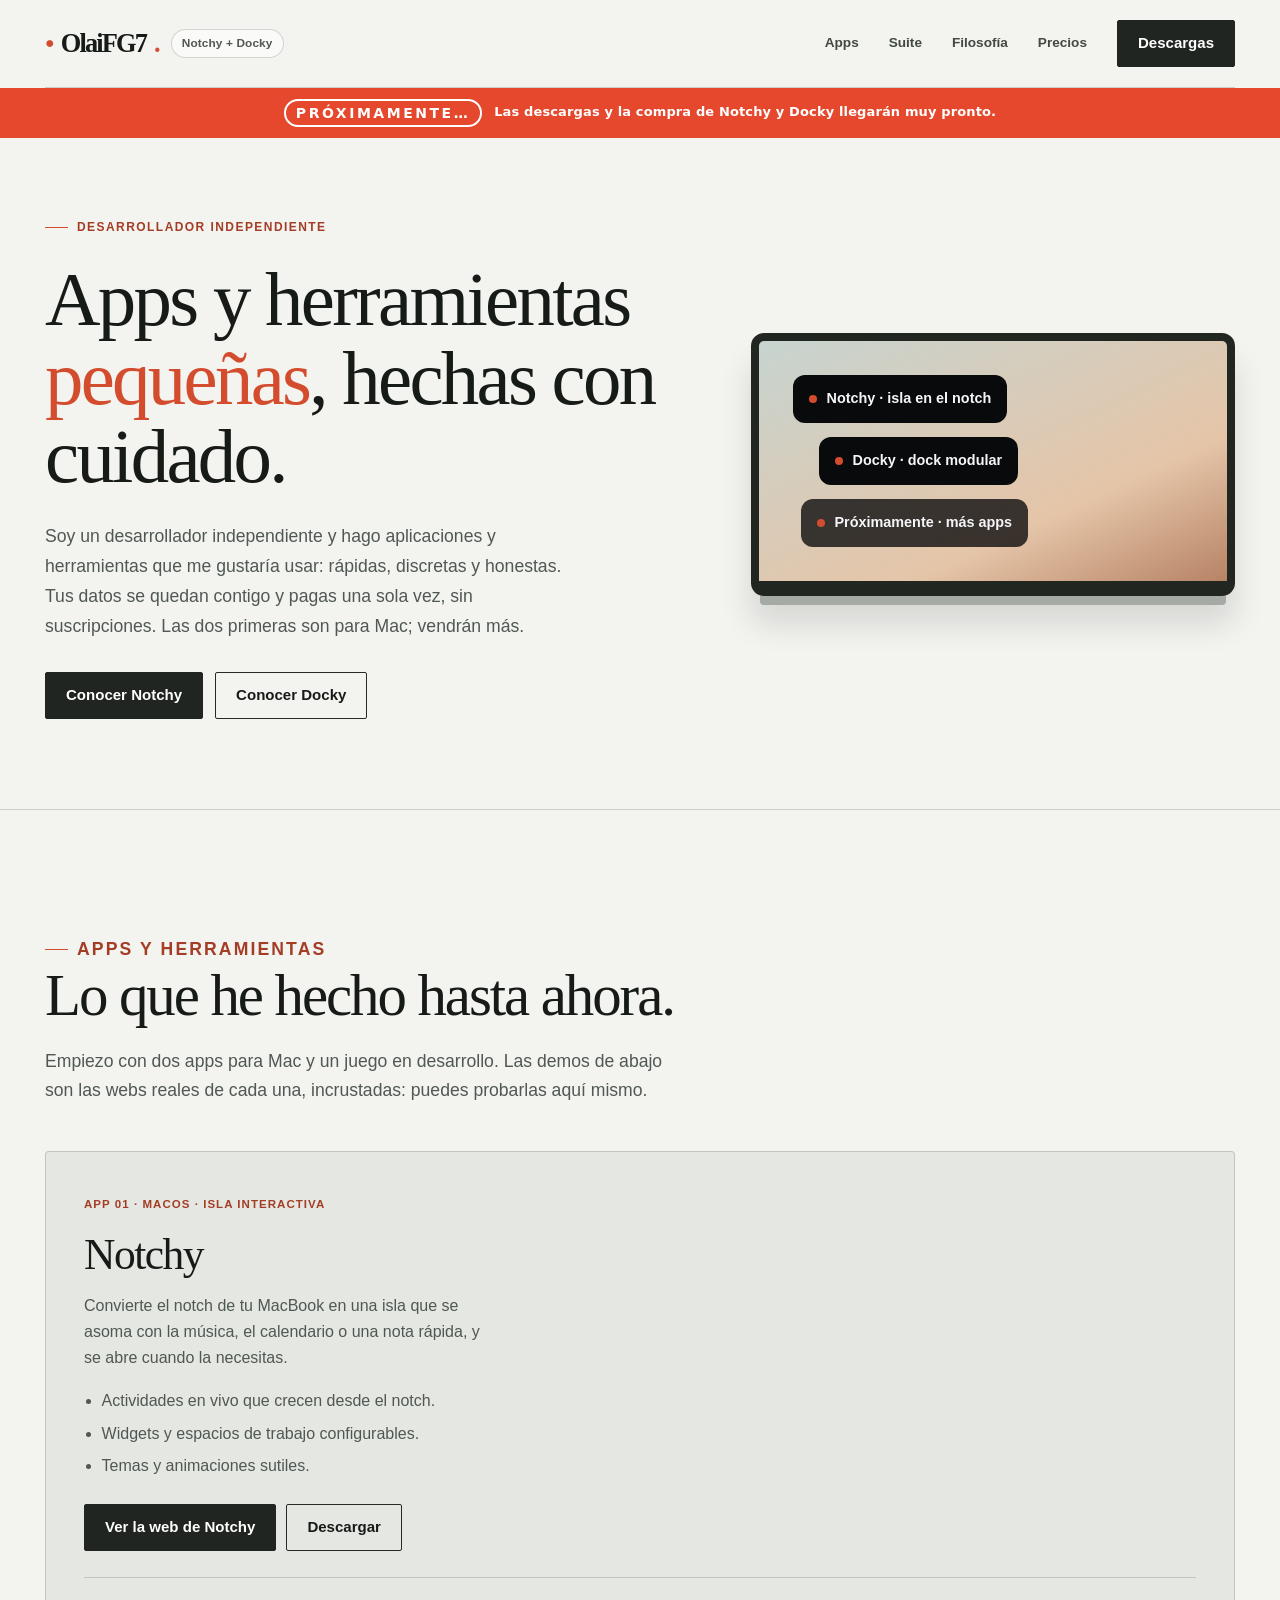
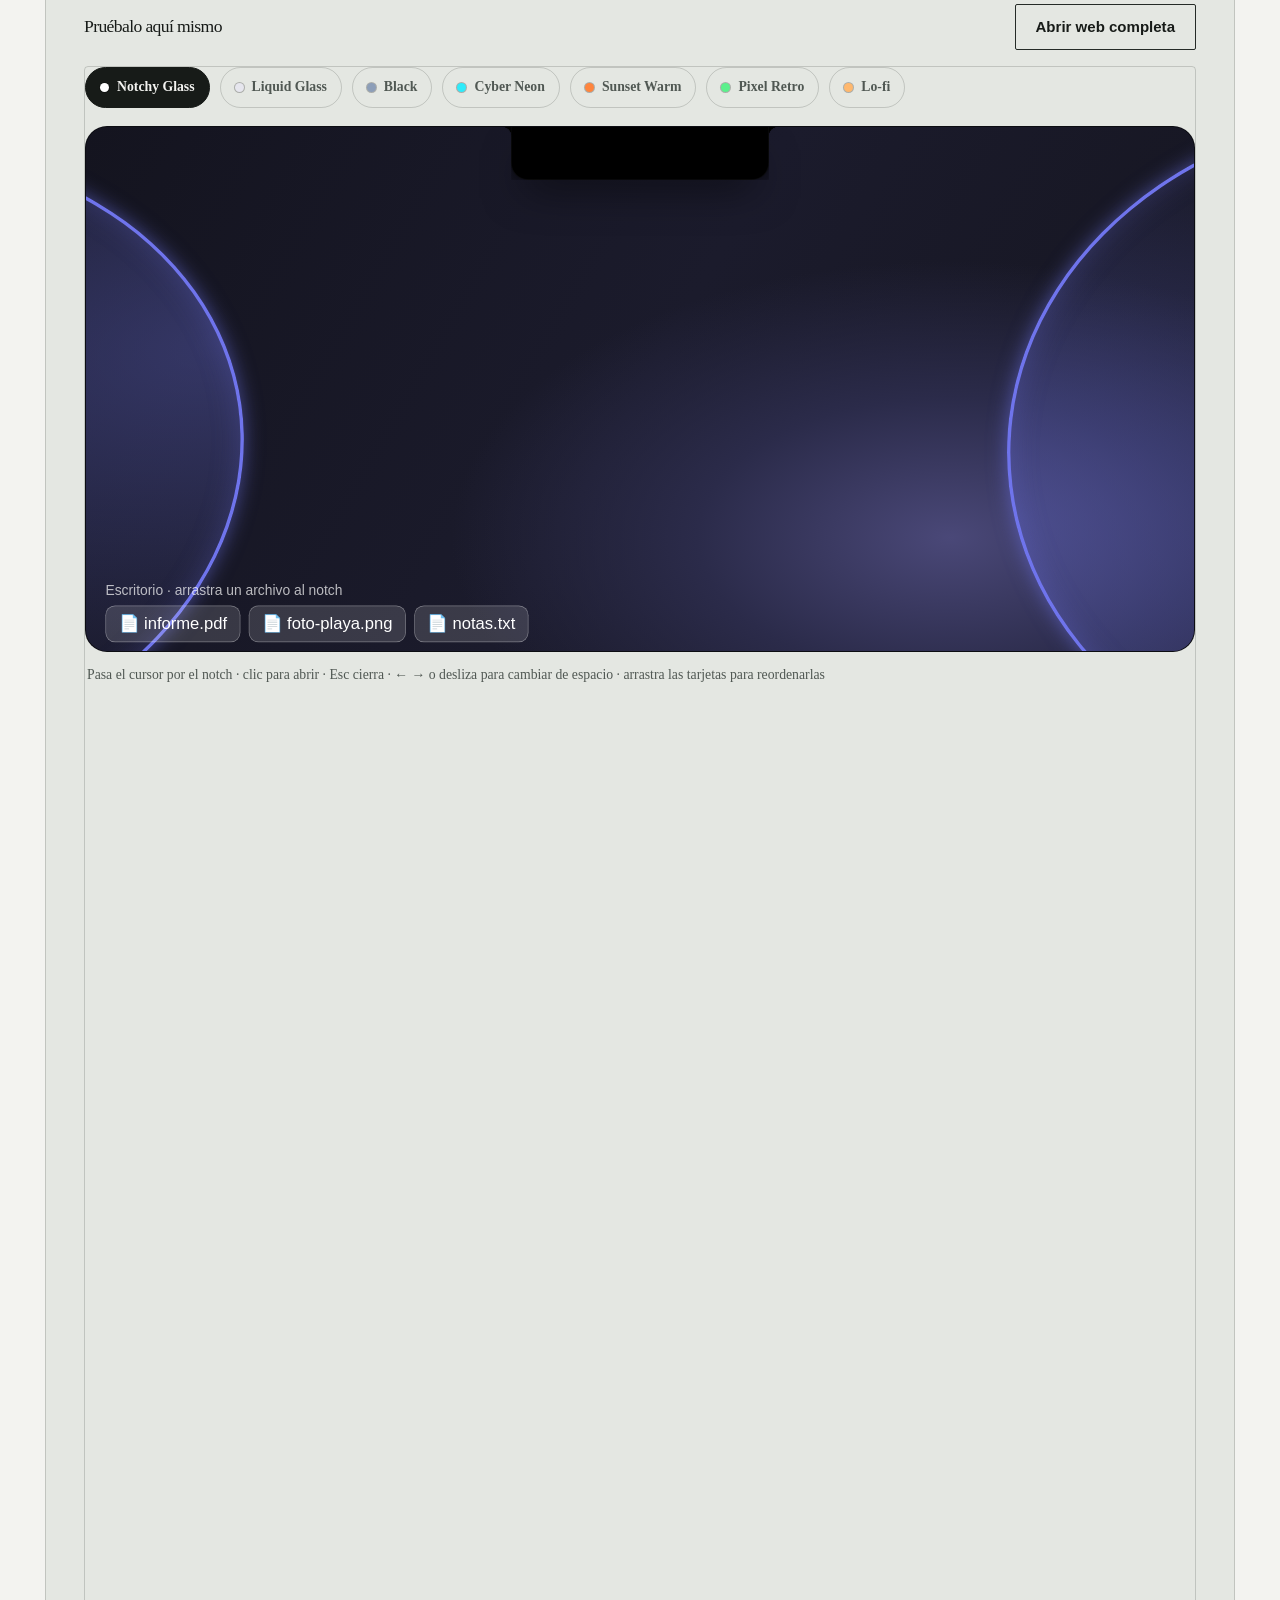
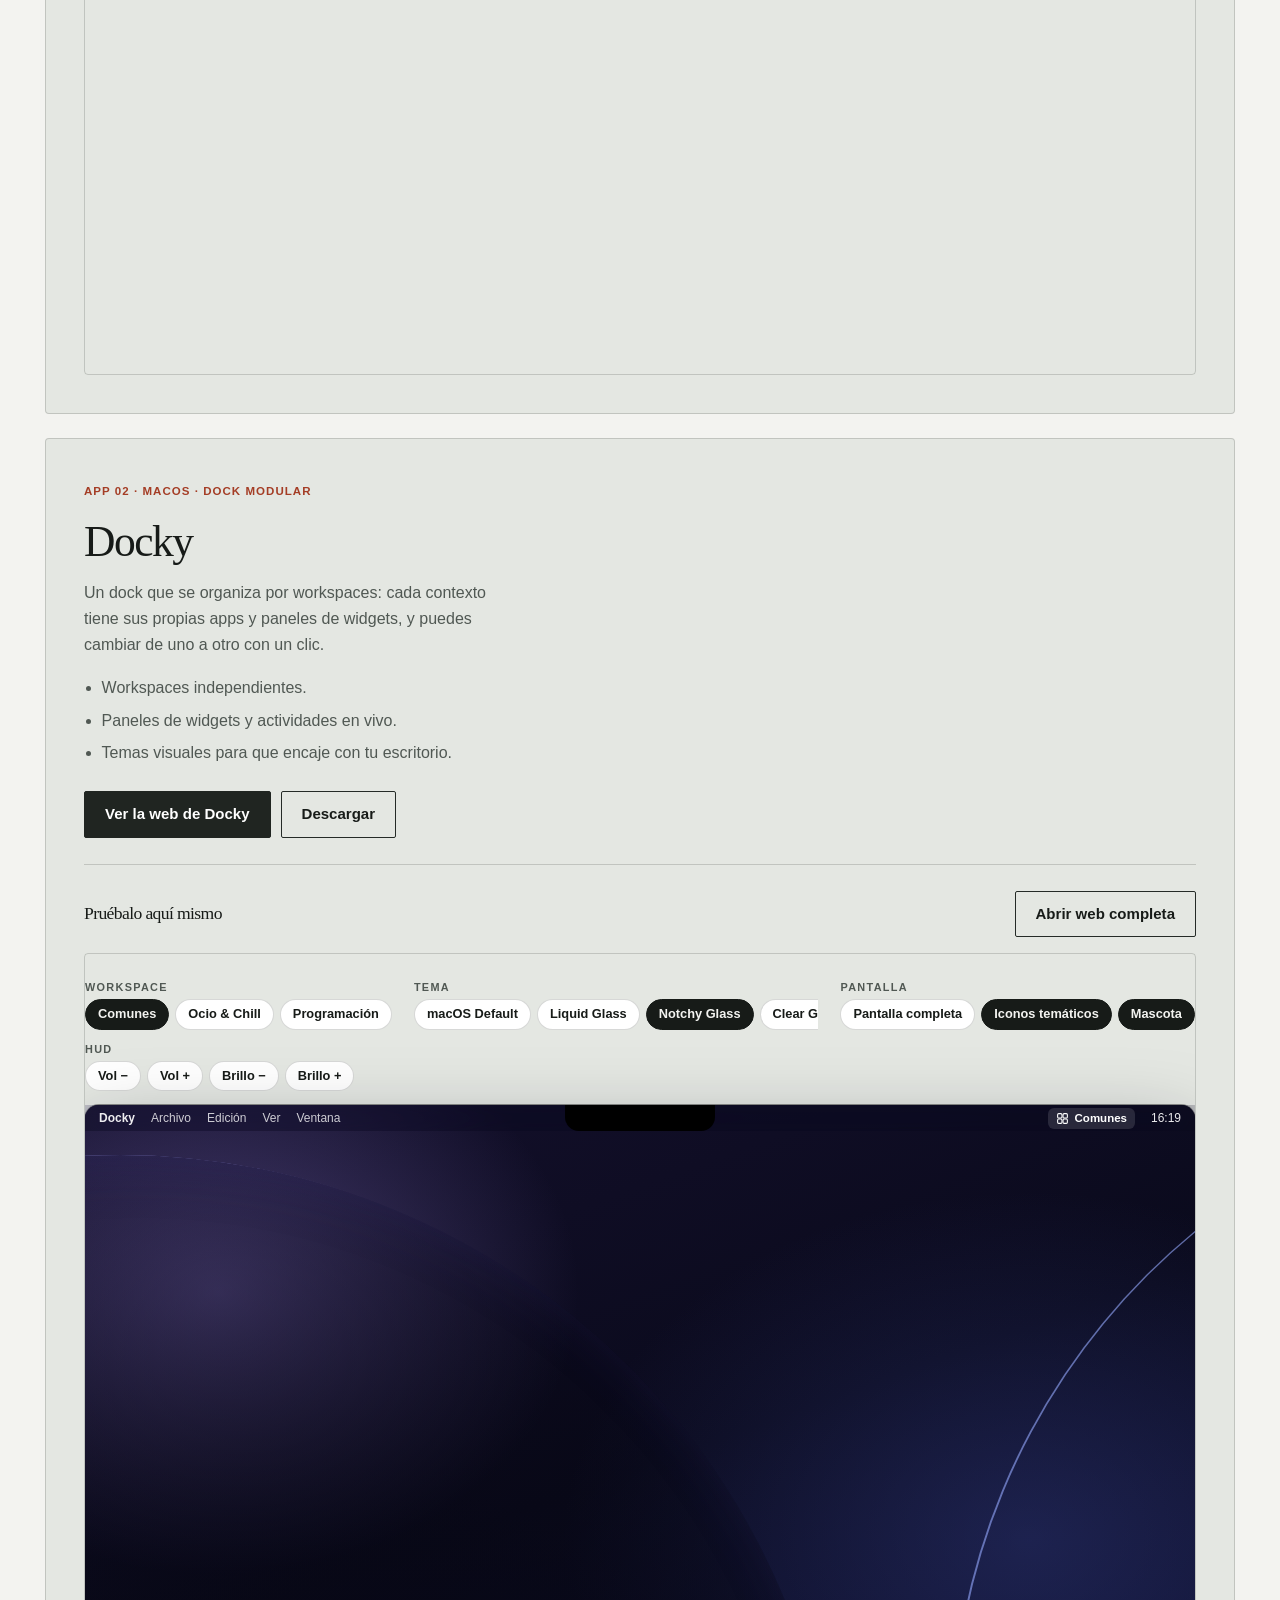
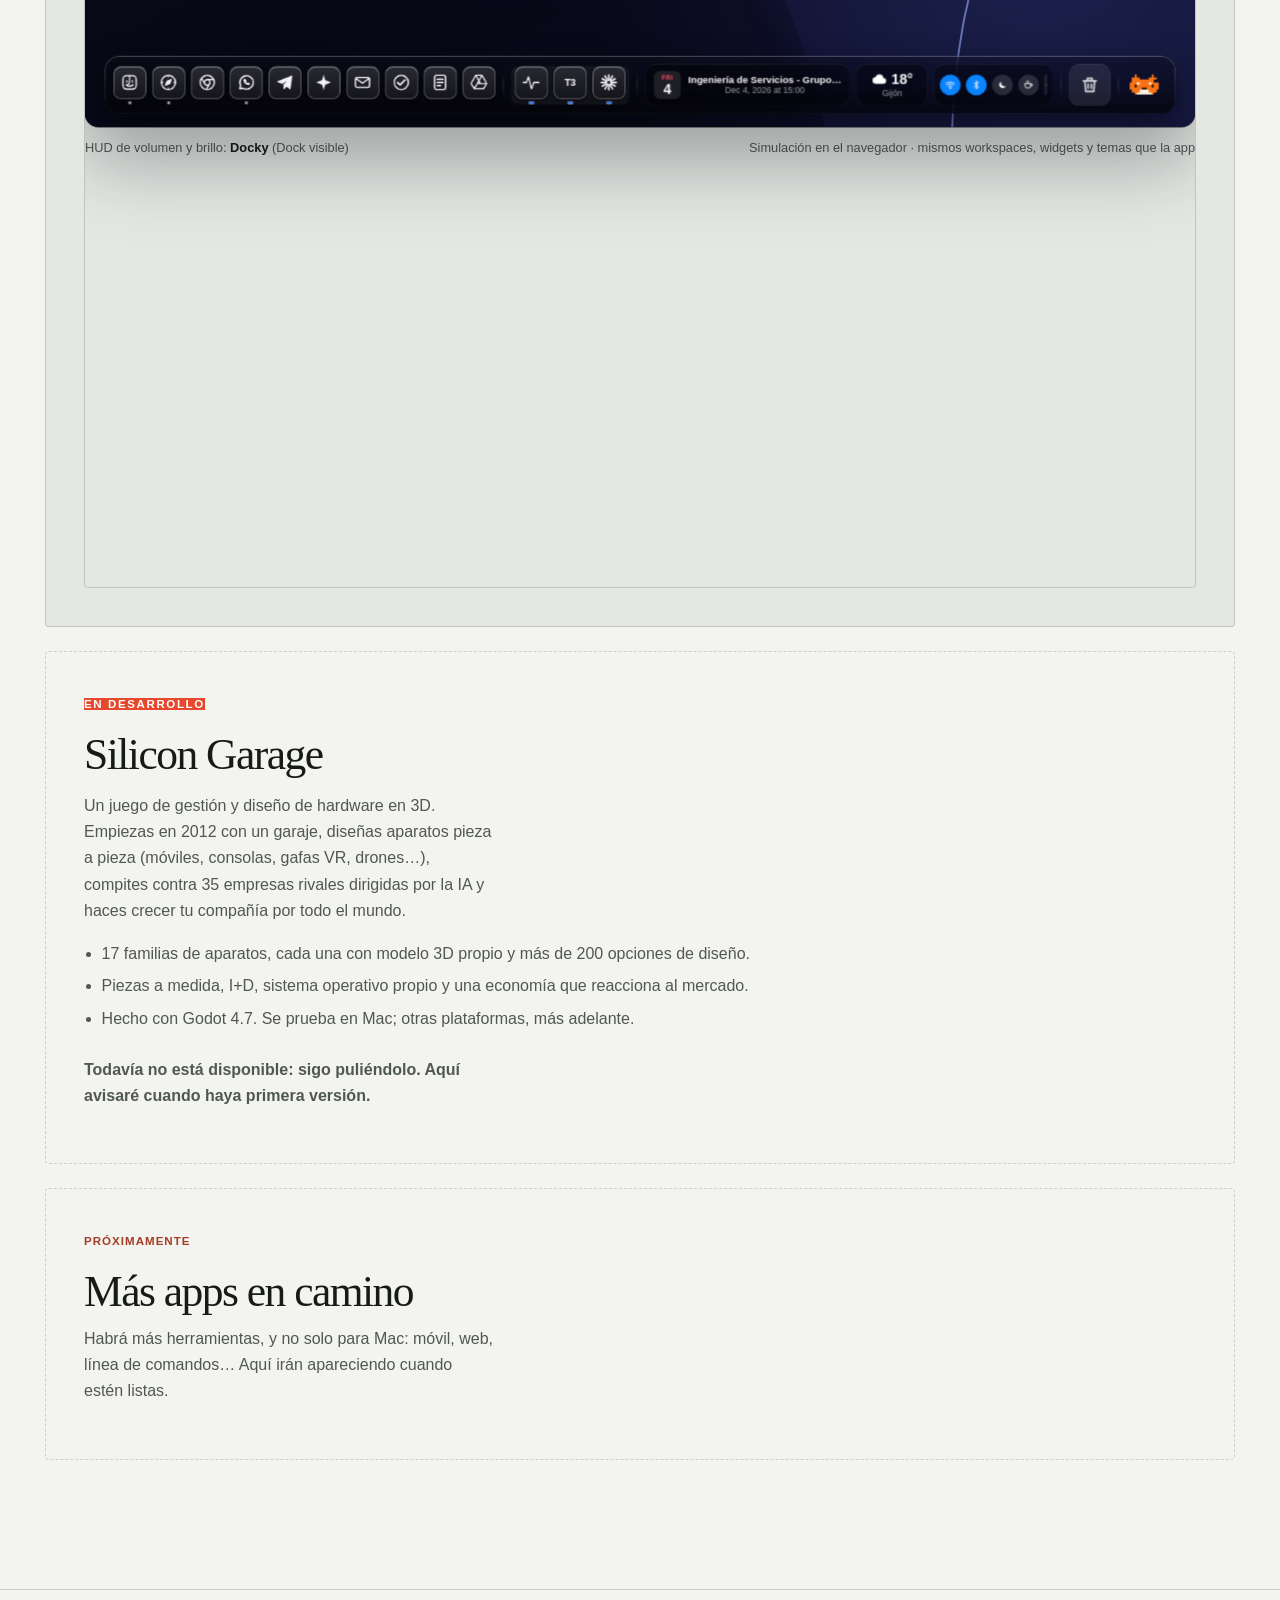
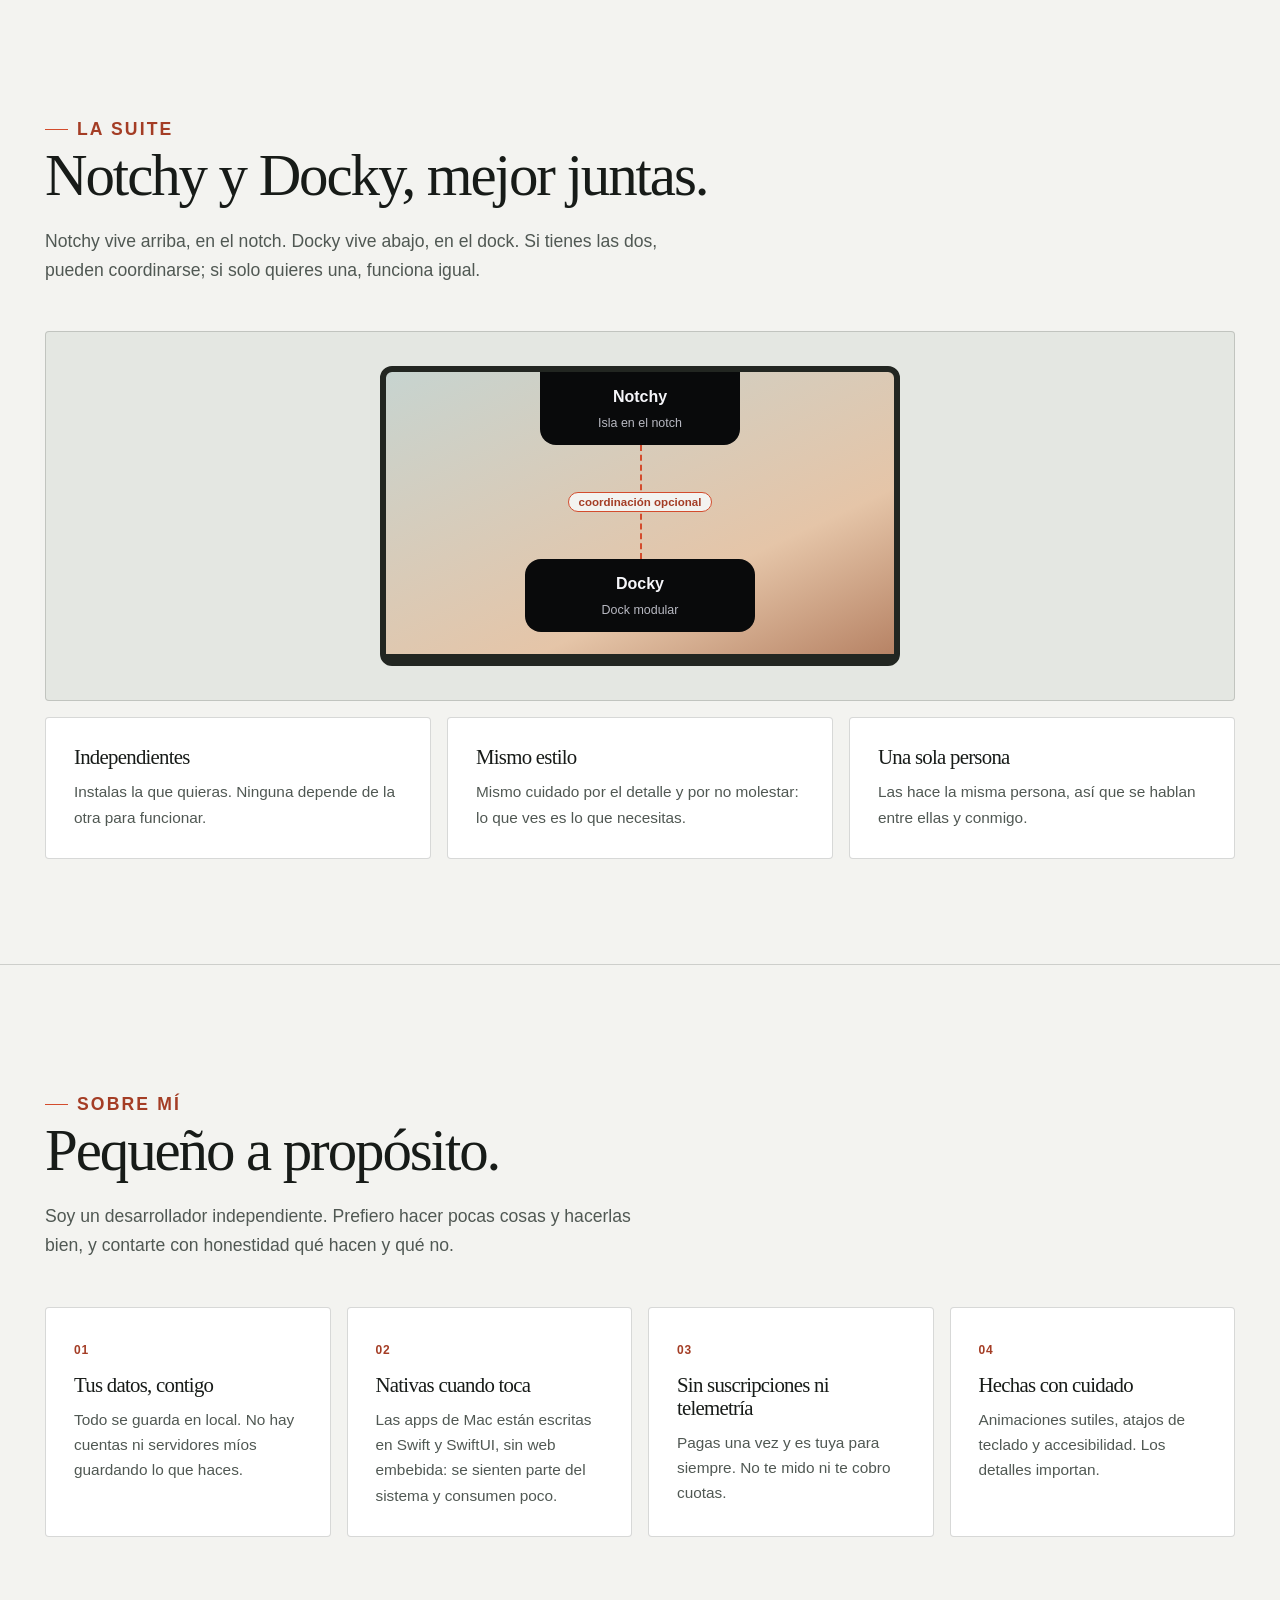
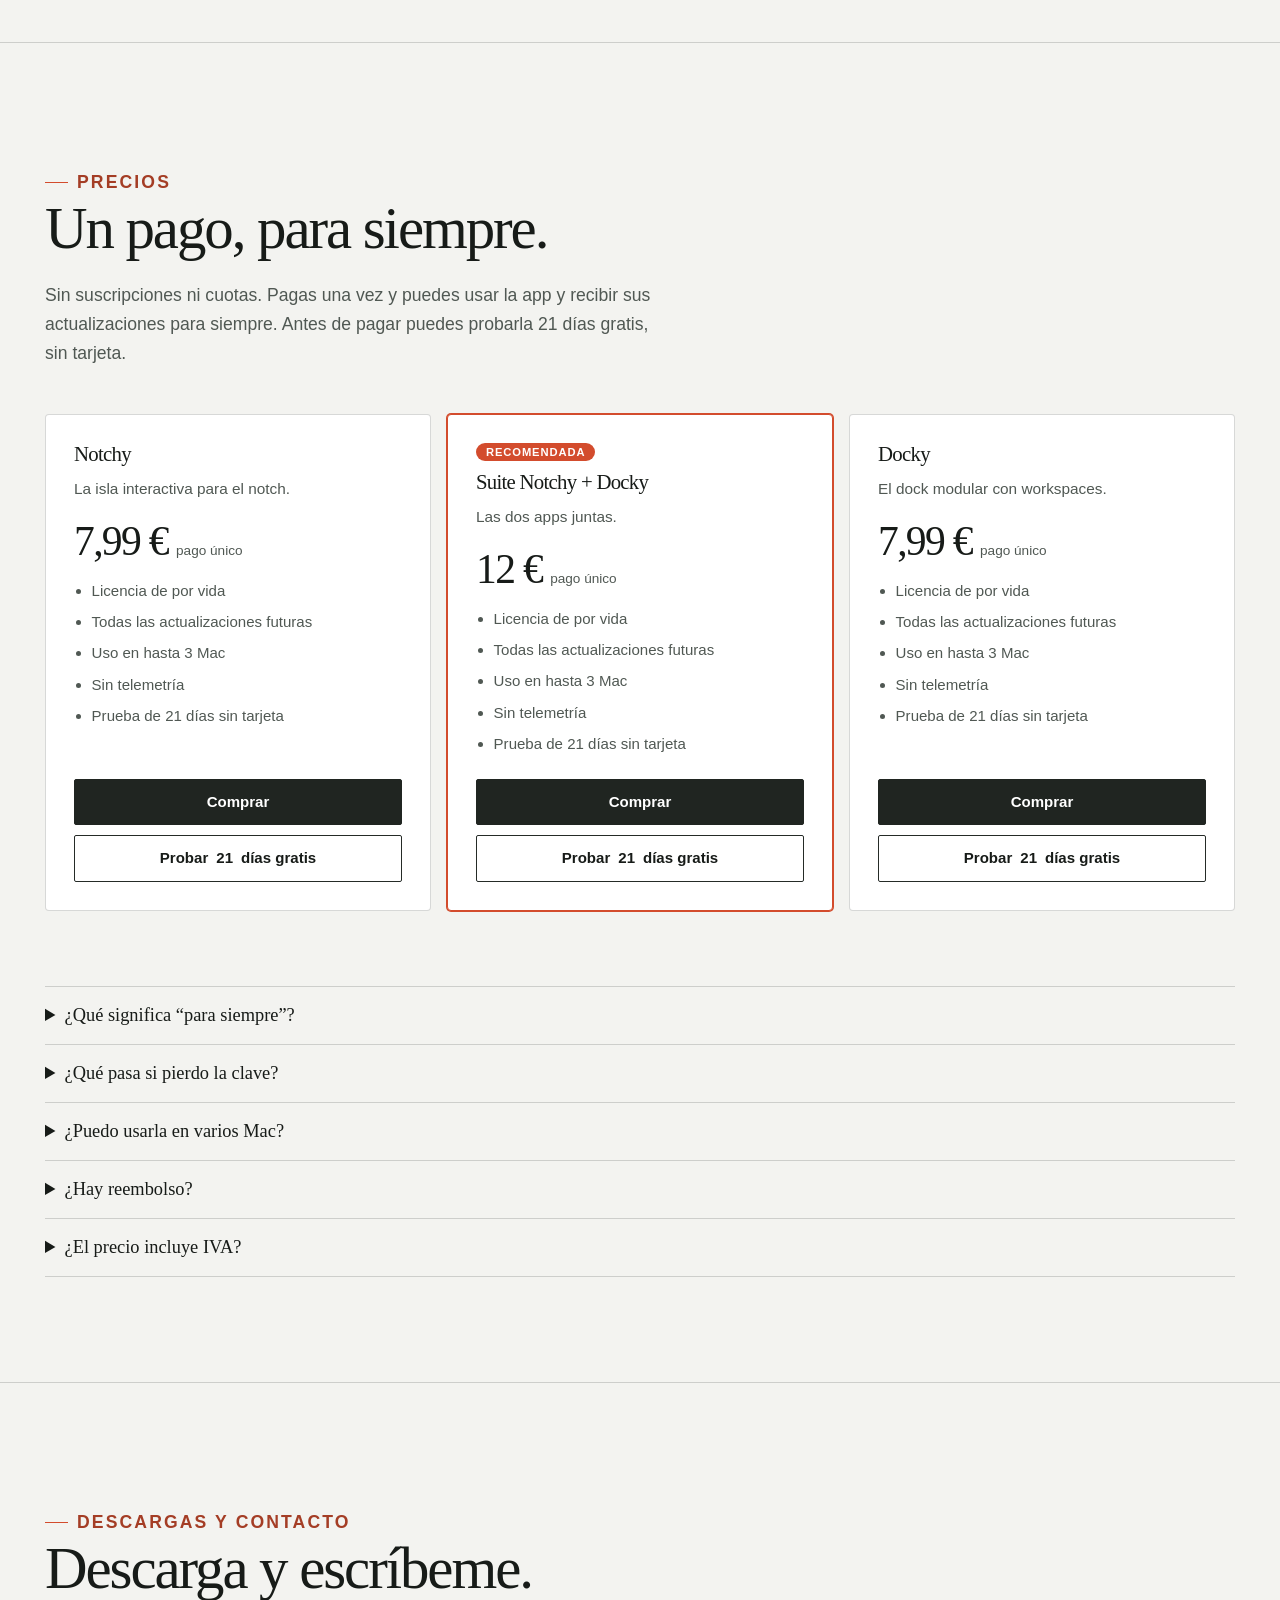
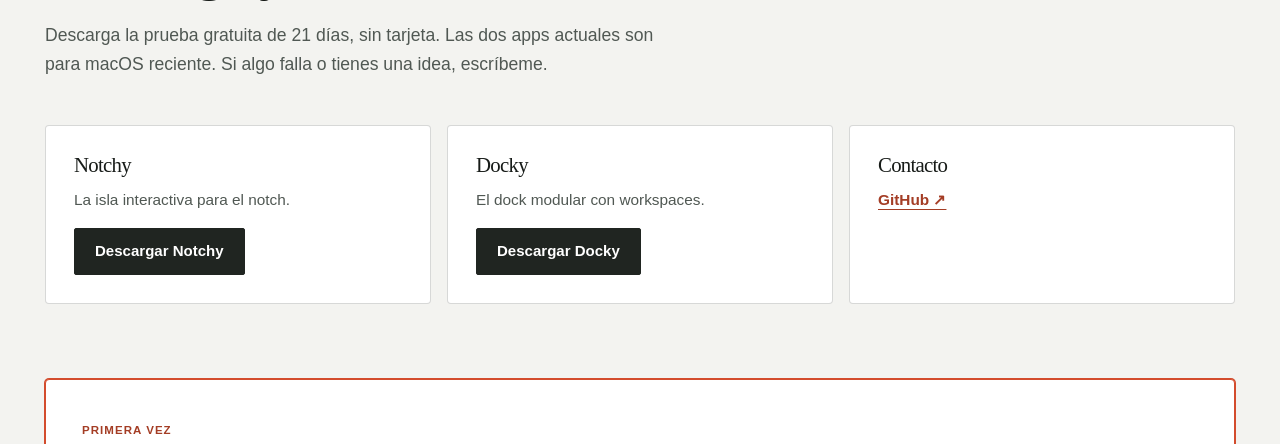
<file: index.html>
<!doctype html>
<html lang="es">
<head>
<meta charset="utf-8">
<meta name="viewport" content="width=device-width,initial-scale=1">
<!-- Brand name lives in script.js (CONFIG.brand). Elements with [data-brand] are filled from there;
     the text written inside them is only the no-JS fallback. -->
<title>OlaiFG7 · Apps y herramientas</title>
<meta name="description" content="Portfolio de un desarrollador independiente: apps y herramientas hechas con cuidado. Empezando por Notchy y Docky. Datos en local, pago único y sin suscripciones.">
<link rel="stylesheet" href="styles.css">
</head>
<body>
<a class="skip-link" href="#contenido">Saltar al contenido</a>

<header class="nav"><div class="nav-inner">
  <div class="brand-group">
    <a class="brand" href="#inicio"><span class="brand-mark" aria-hidden="true">●</span> <span data-brand>OlaiFG7</span><span class="brand-period">.</span></a>
    <a class="suite-pill" href="#suite" title="Ver cómo encajan Notchy y Docky">Notchy + Docky</a>
  </div>
  <nav class="nav-links" aria-label="Navegación principal">
    <a href="#apps">Apps</a>
    <a href="#suite">Suite</a>
    <a href="#filosofia">Filosofía</a>
    <a href="#precios">Precios</a>
    <a class="button button-primary" href="#descargas">Descargas</a>
  </nav>
</div></header>
<div class="soon-banner" role="note"><span class="soon-tag">PRÓXIMAMENTE…</span><span class="soon-text">Las descargas y la compra de Notchy y Docky llegarán muy pronto.</span></div>

<main id="contenido">
<section class="hero container" id="inicio">
  <div class="hero-copy">
    <p class="eyebrow">Desarrollador independiente</p>
    <h1 class="hero-title">Apps y herramientas <span>pequeñas</span>, hechas con cuidado.</h1>
    <p class="lead">Soy un desarrollador independiente y hago aplicaciones y herramientas que me gustaría usar: rápidas, discretas y honestas. Tus datos se quedan contigo y pagas una sola vez, sin suscripciones. Las dos primeras son para Mac; vendrán más.</p>
    <div class="hero-actions">
      <a class="button button-primary" href="#notchy">Conocer Notchy</a>
      <a class="button" href="#docky">Conocer Docky</a>
    </div>
  </div>
  <div class="hero-visual" aria-hidden="true">
    <div class="hero-stack">
      <div class="hero-chip hero-chip-a"><span class="chip-dot"></span> Notchy · isla en el notch</div>
      <div class="hero-chip hero-chip-b"><span class="chip-dot"></span> Docky · dock modular</div>
      <div class="hero-chip hero-chip-c"><span class="chip-dot"></span> Próximamente · más apps</div>
    </div>
  </div>
</section>

<section class="section" id="apps">
  <div class="container">
    <div class="section-head">
      <p class="eyebrow">Apps y herramientas</p>
      <h2>Lo que he hecho hasta ahora.</h2>
      <p>Empiezo con dos apps para Mac y un juego en desarrollo. Las demos de abajo son las webs reales de cada una, incrustadas: puedes probarlas aquí mismo.</p>
    </div>

    <article class="app-card" id="notchy">
      <div class="app-copy">
        <span class="tag">App 01 · macOS · Isla interactiva</span>
        <h3>Notchy</h3>
        <p>Convierte el notch de tu MacBook en una isla que se asoma con la música, el calendario o una nota rápida, y se abre cuando la necesitas.</p>
        <ul class="app-points">
          <li>Actividades en vivo que crecen desde el notch.</li>
          <li>Widgets y espacios de trabajo configurables.</li>
          <li>Temas y animaciones sutiles.</li>
        </ul>
        <div class="app-actions">
          <a class="button button-primary" href="notchy/index.html">Ver la web de Notchy</a>
          <a class="button" href="#descargas">Descargar</a>
        </div>
      </div>

      <div class="demo" aria-labelledby="demo-notchy-title">
        <div class="demo-head"><h4 id="demo-notchy-title">Pruébalo aquí mismo</h4><a class="button" href="notchy/index.html" target="_blank" rel="noopener">Abrir web completa</a></div>
        <iframe class="demo-frame demo-frame-notchy" title="Demo interactiva de Notchy" src="notchy/index.html?embed=1" loading="lazy"></iframe>
      </div>
    </article>

    <article class="app-card app-card-alt" id="docky">
      <div class="app-copy">
        <span class="tag">App 02 · macOS · Dock modular</span>
        <h3>Docky</h3>
        <p>Un dock que se organiza por workspaces: cada contexto tiene sus propias apps y paneles de widgets, y puedes cambiar de uno a otro con un clic.</p>
        <ul class="app-points">
          <li>Workspaces independientes.</li>
          <li>Paneles de widgets y actividades en vivo.</li>
          <li>Temas visuales para que encaje con tu escritorio.</li>
        </ul>
        <div class="app-actions">
          <a class="button button-primary" href="docky/index.html">Ver la web de Docky</a>
          <a class="button" href="#descargas">Descargar</a>
        </div>
      </div>

      <div class="demo" aria-labelledby="demo-docky-title">
        <div class="demo-head"><h4 id="demo-docky-title">Pruébalo aquí mismo</h4><a class="button" href="docky/index.html" target="_blank" rel="noopener">Abrir web completa</a></div>
        <iframe class="demo-frame demo-frame-docky" title="Simulador interactivo de Docky" src="docky/index.html?embed=1" loading="lazy"></iframe>
      </div>
    </article>

    <article class="app-card app-dev" id="silicon-garage" aria-label="En desarrollo">
      <div class="app-copy">
        <span class="tag tag-dev">En desarrollo</span>
        <h3>Silicon Garage</h3>
        <p>Un juego de gestión y diseño de hardware en 3D. Empiezas en 2012 con un garaje, diseñas aparatos pieza a pieza (móviles, consolas, gafas VR, drones&hellip;), compites contra 35 empresas rivales dirigidas por la IA y haces crecer tu compañía por todo el mundo.</p>
        <ul class="app-points">
          <li>17 familias de aparatos, cada una con modelo 3D propio y más de 200 opciones de diseño.</li>
          <li>Piezas a medida, I+D, sistema operativo propio y una economía que reacciona al mercado.</li>
          <li>Hecho con Godot 4.7. Se prueba en Mac; otras plataformas, más adelante.</li>
        </ul>
        <p class="dev-note">Todavía no está disponible: sigo puliéndolo. Aquí avisaré cuando haya primera versión.</p>
      </div>
    </article>

    <article class="app-card app-soon" aria-label="Próximamente">
      <div class="app-copy">
        <span class="tag">Próximamente</span>
        <h3>Más apps en camino</h3>
        <p>Habrá más herramientas, y no solo para Mac: móvil, web, línea de comandos&hellip; Aquí irán apareciendo cuando estén listas.</p>
      </div>
    </article>
  </div>
</section>

<section class="section" id="suite">
  <div class="container">
    <div class="section-head">
      <p class="eyebrow">La suite</p>
      <h2>Notchy y Docky, mejor juntas.</h2>
      <p>Notchy vive arriba, en el notch. Docky vive abajo, en el dock. Si tienes las dos, pueden coordinarse; si solo quieres una, funciona igual. <!-- TODO: concretar qué coordinan exactamente --></p>
    </div>
    <div class="suite-diagram" role="img" aria-label="Diagrama: Notchy en la parte superior y Docky en la inferior, conectadas por una coordinación opcional">
      <div class="sd-screen" aria-hidden="true">
        <div class="sd-node sd-top"><strong>Notchy</strong><small>Isla en el notch</small></div>
        <div class="sd-link"><span>coordinación opcional</span></div>
        <div class="sd-node sd-bottom"><strong>Docky</strong><small>Dock modular</small></div>
      </div>
    </div>
    <div class="suite-notes">
      <div class="card"><h3>Independientes</h3><p>Instalas la que quieras. Ninguna depende de la otra para funcionar.</p></div>
      <div class="card"><h3>Mismo estilo</h3><p>Mismo cuidado por el detalle y por no molestar: lo que ves es lo que necesitas.</p></div>
      <div class="card"><h3>Una sola persona</h3><p>Las hace la misma persona, así que se hablan entre ellas y conmigo.</p></div>
    </div>
  </div>
</section>

<section class="section" id="filosofia">
  <div class="container">
    <div class="section-head">
      <p class="eyebrow">Sobre mí</p>
      <h2>Pequeño a propósito.</h2>
      <p>Soy un desarrollador independiente. Prefiero hacer pocas cosas y hacerlas bien, y contarte con honestidad qué hacen y qué no.</p>
    </div>
    <div class="principles">
      <div class="card" data-principle><span class="num">01</span><h3>Tus datos, contigo</h3><p>Todo se guarda en local. No hay cuentas ni servidores míos guardando lo que haces.</p></div>
      <div class="card" data-principle><span class="num">02</span><h3>Nativas cuando toca</h3><p>Las apps de Mac están escritas en Swift y SwiftUI, sin web embebida: se sienten parte del sistema y consumen poco.</p></div>
      <div class="card" data-principle><span class="num">03</span><h3>Sin suscripciones ni telemetría</h3><p>Pagas una vez y es tuya para siempre. No te mido ni te cobro cuotas.</p></div>
      <div class="card" data-principle><span class="num">04</span><h3>Hechas con cuidado</h3><p>Animaciones sutiles, atajos de teclado y accesibilidad. Los detalles importan.</p></div>
    </div>
  </div>
</section>

<section class="section" id="precios">
  <div class="container">
    <div class="section-head">
      <p class="eyebrow">Precios</p>
      <h2>Un pago, para siempre.</h2>
      <p>Sin suscripciones ni cuotas. Pagas una vez y puedes usar la app y recibir sus actualizaciones para siempre. Antes de pagar puedes probarla <span data-trial>21</span> días gratis, sin tarjeta.</p>
    </div>
    <div class="pricing">
      <div class="card price-card">
        
        <h3>Notchy</h3><p class="price-desc">La isla interactiva para el notch.</p>
        <p class="price"><strong data-price="notchy">7,99 €</strong> <span>pago único</span></p>
        <ul class="price-list">
          <li>Licencia de por vida</li><li>Todas las actualizaciones futuras</li>
          <li>Uso en hasta <span data-devices>3</span> Mac</li><li>Sin telemetría</li><li>Prueba de <span data-trial>21</span> días sin tarjeta</li>
        </ul>
        <!-- TODO: replace "#" with the real checkout URL (Paddle / Lemon Squeezy / Polar) for Notchy -->
        <a class="button button-primary" href="#" data-buy="Notchy">Comprar</a>
        <a class="button" href="#descargas">Probar <span data-trial>21</span> días gratis</a>
      </div>
      <div class="card price-card price-featured">
        <span class="price-badge">Recomendada</span>
        <h3>Suite Notchy + Docky</h3><p class="price-desc">Las dos apps juntas.</p>
        <p class="price"><strong data-price="suite">7,99 €</strong> <span>pago único</span></p>
        <ul class="price-list">
          <li>Licencia de por vida</li><li>Todas las actualizaciones futuras</li>
          <li>Uso en hasta <span data-devices>3</span> Mac</li><li>Sin telemetría</li><li>Prueba de <span data-trial>21</span> días sin tarjeta</li>
        </ul>
        <!-- TODO: replace "#" with the real checkout URL (Paddle / Lemon Squeezy / Polar) for Suite Notchy + Docky -->
        <a class="button button-primary" href="#" data-buy="Suite Notchy + Docky">Comprar</a>
        <a class="button" href="#descargas">Probar <span data-trial>21</span> días gratis</a>
      </div>
      <div class="card price-card">
        
        <h3>Docky</h3><p class="price-desc">El dock modular con workspaces.</p>
        <p class="price"><strong data-price="docky">7,99 €</strong> <span>pago único</span></p>
        <ul class="price-list">
          <li>Licencia de por vida</li><li>Todas las actualizaciones futuras</li>
          <li>Uso en hasta <span data-devices>3</span> Mac</li><li>Sin telemetría</li><li>Prueba de <span data-trial>21</span> días sin tarjeta</li>
        </ul>
        <!-- TODO: replace "#" with the real checkout URL (Paddle / Lemon Squeezy / Polar) for Docky -->
        <a class="button button-primary" href="#" data-buy="Docky">Comprar</a>
        <a class="button" href="#descargas">Probar <span data-trial>21</span> días gratis</a>
      </div>
    </div>
    <p class="dl-note" id="buyNote" role="status" aria-live="polite"></p>
    <div class="faq">
      <details><summary>¿Qué significa “para siempre”?</summary><p>Que pagas una vez y puedes usar la app y recibir todas sus actualizaciones futuras sin volver a pagar.</p></details>
      <details><summary>¿Qué pasa si pierdo la clave?</summary><p>Escríbeme por GitHub indicando el email de compra y te la reenvío.</p></details>
      <details><summary>¿Puedo usarla en varios Mac?</summary><p>Sí, en hasta <span data-devices>3</span> Mac tuyos con la misma licencia.</p></details>
      <details><summary>¿Hay reembolso?</summary><p>Sí: si no te convence, te devuelvo el dinero durante los 14 días siguientes a la compra.</p></details>
      <details><summary>¿El precio incluye IVA?</summary><p>Sí, el precio mostrado ya incluye los impuestos aplicables.</p></details>
    </div>
  </div>
</section>

<section class="section" id="descargas">
  <div class="container">
    <div class="section-head">
      <p class="eyebrow">Descargas y contacto</p>
      <h2>Descarga y escríbeme.</h2>
      <p>Descarga la prueba gratuita de 21 días, sin tarjeta. Las dos apps actuales son para macOS reciente. Si algo falla o tienes una idea, escríbeme.</p>
    </div>
    <div class="downloads">
      <div class="card">
        <h3>Notchy</h3><p>La isla interactiva para el notch.</p>
        <!-- TODO: replace "#" with the real Notchy download URL -->
        <a class="button button-primary" href="#" data-download="Notchy">Descargar Notchy</a>
      </div>
      <div class="card">
        <h3>Docky</h3><p>El dock modular con workspaces.</p>
        <!-- TODO: replace "#" with the real Docky download URL -->
        <a class="button button-primary" href="#" data-download="Docky">Descargar Docky</a>
      </div>
      <div class="card">
        <h3>Contacto</h3>
        <p><a class="text-link" data-github href="https://github.com/OlaiFG7">GitHub ↗</a></p>
      </div>
    </div>
    <p class="dl-note" id="dlNote" role="status" aria-live="polite"></p>
    <div class="firstrun" id="primera-vez" aria-labelledby="fr-title">
      <div class="fr-head">
        <span class="tag">Primera vez</span>
        <h3 id="fr-title">¿Tu Mac pone cara de susto? Es normal &#128064;</h3>
        <p>Las apps aún no están notarizadas por Apple: no tengo cuenta de desarrollador de pago. Por eso macOS te avisará de que no puede verificar al desarrollador. <strong>Solo pasa la primera vez</strong>, y son cuatro pasos.</p>
      </div>
      <ol class="fr-steps">
        <li class="fr-step">
          <span class="fr-num" aria-hidden="true">1</span>
          <div class="fr-art fr-art-drag" aria-hidden="true">
            <span class="fr-appicon">N</span>
            <span class="fr-arrow">&rarr;</span>
            <span class="fr-folder"><i></i><b>Aplicaciones</b></span>
          </div>
          <h4>&#128230; A su casa: Aplicaciones</h4>
          <p>Abre el archivo descargado y arrastra la app a la carpeta <strong>Aplicaciones</strong>. Que no se quede viviendo en Descargas.</p>
        </li>
        <li class="fr-step">
          <span class="fr-num" aria-hidden="true">2</span>
          <div class="fr-art fr-art-dialog" aria-hidden="true">
            <div class="mac-dialog">
              <div class="md-icon"></div>
              <div class="md-text"><i></i><i></i></div>
              <div class="md-btns"><span>Cancelar</span><span class="md-open">Abrir</span></div>
            </div>
          </div>
          <h4>&#128433;&#65039; Clic derecho &rarr; Abrir</h4>
          <p>Haz <strong>clic derecho</strong> sobre la app y elige <strong>Abrir</strong>. En el aviso, pulsa <strong>Abrir</strong> otra vez. Sí, hay que insistir un poco.</p>
        </li>
        <li class="fr-step">
          <span class="fr-num" aria-hidden="true">3</span>
          <div class="fr-art fr-art-settings" aria-hidden="true">
            <div class="mac-pane"><span>&ldquo;App&rdquo; fue bloqueada</span><span class="mp-btn">Abrir igualmente</span></div>
          </div>
          <h4>&#9881;&#65039; Si se hace la dura</h4>
          <p>Ve a <strong>Ajustes del Sistema &rarr; Privacidad y seguridad</strong>, baja hasta el mensaje de la app y pulsa <strong>Abrir igualmente</strong>.</p>
        </li>
        <li class="fr-step">
          <span class="fr-num" aria-hidden="true">4</span>
          <div class="fr-art fr-art-term">
            <div class="fr-appsel" role="group" aria-label="App para el comando">
              <button type="button" class="fr-chip" data-fr-app="Notchy" aria-pressed="true">Notchy</button>
              <button type="button" class="fr-chip" data-fr-app="Docky" aria-pressed="false">Docky</button>
            </div>
            <div class="fr-term"><code id="frCmd">xattr -dr com.apple.quarantine /Applications/Notchy.app</code></div>
            <button type="button" class="button" id="frCopy">Copiar comando</button>
          </div>
          <h4>&#128187; Plan B: Terminal</h4>
          <p>Pega el comando en Terminal y pulsa Intro. Quita la marca de cuarentena y ya. Después, concede los permisos que te pida la app (por ejemplo Accesibilidad) en <strong>Ajustes del Sistema &rarr; Privacidad y seguridad</strong>.</p>
        </li>
      </ol>
      <p class="fr-copied" id="frNote" role="status" aria-live="polite"></p>
    </div>

    <div class="verify" id="verificar" aria-labelledby="vf-title">
      <div class="vf-head">
        <span class="tag">Comprobación extra</span>
        <h3 id="vf-title">Comprueba tu descarga &#128269;</h3>
        <p>Arrastra aquí el archivo que has descargado y calcularé su huella SHA-256 <strong>en tu navegador</strong>: el archivo no se sube a ningún servidor. Si coincide con la huella publicada, es el original.</p>
      </div>
      <div class="vf-grid">
        <label class="vf-drop" id="vfDrop">
          <input type="file" id="vfFile" class="visually-hidden">
          <span class="vf-drop-icon" aria-hidden="true">&#8681;</span>
          <strong>Suelta el archivo aquí</strong>
          <small>o pulsa para elegirlo</small>
        </label>
        <div class="vf-result">
          <div class="vf-bar" id="vfBar" hidden><i id="vfBarFill"></i></div>
          <p class="vf-status" id="vfStatus" role="status" aria-live="polite">Esperando un archivo&hellip;</p>
          <div class="vf-hash"><code id="vfHash">&mdash;</code></div>
          <button type="button" class="button" id="vfCopy" disabled>Copiar hash</button>
        </div>
      </div>
      <div class="vf-links">
        <!-- TODO: point these to the real VirusTotal report/upload for each file once the real builds exist -->
        <a class="button" data-vt="notchy" href="https://www.virustotal.com/gui/home/upload" target="_blank" rel="noopener">Analizar Notchy en VirusTotal &#8599;</a>
        <a class="button" data-vt="docky" href="https://www.virustotal.com/gui/home/upload" target="_blank" rel="noopener">Analizar Docky en VirusTotal &#8599;</a>
      </div>
      <p class="vf-honest">Para ser honesto: esto no es un antivirus. macOS ya incluye XProtect para detectar malware; esta es una comprobación extra de que el archivo es exactamente el que yo publiqué.</p>
    </div>
  </div>
</section>
</main>

<footer class="footer"><div class="container">
  <div class="brand-group">
    <a class="brand" href="#inicio"><span data-brand>OlaiFG7</span><span class="brand-period">.</span></a>
    <a class="suite-pill" href="#suite">Notchy + Docky</a>
  </div>
  <p>Apps y herramientas independientes, hechas con cariño.</p>
  <p>© <span data-year>2026</span> <span data-brand>OlaiFG7</span> · <a href="#inicio">Volver arriba</a></p>
</div></footer>

<script src="script.js"></script>
</body>
</html>
</file>
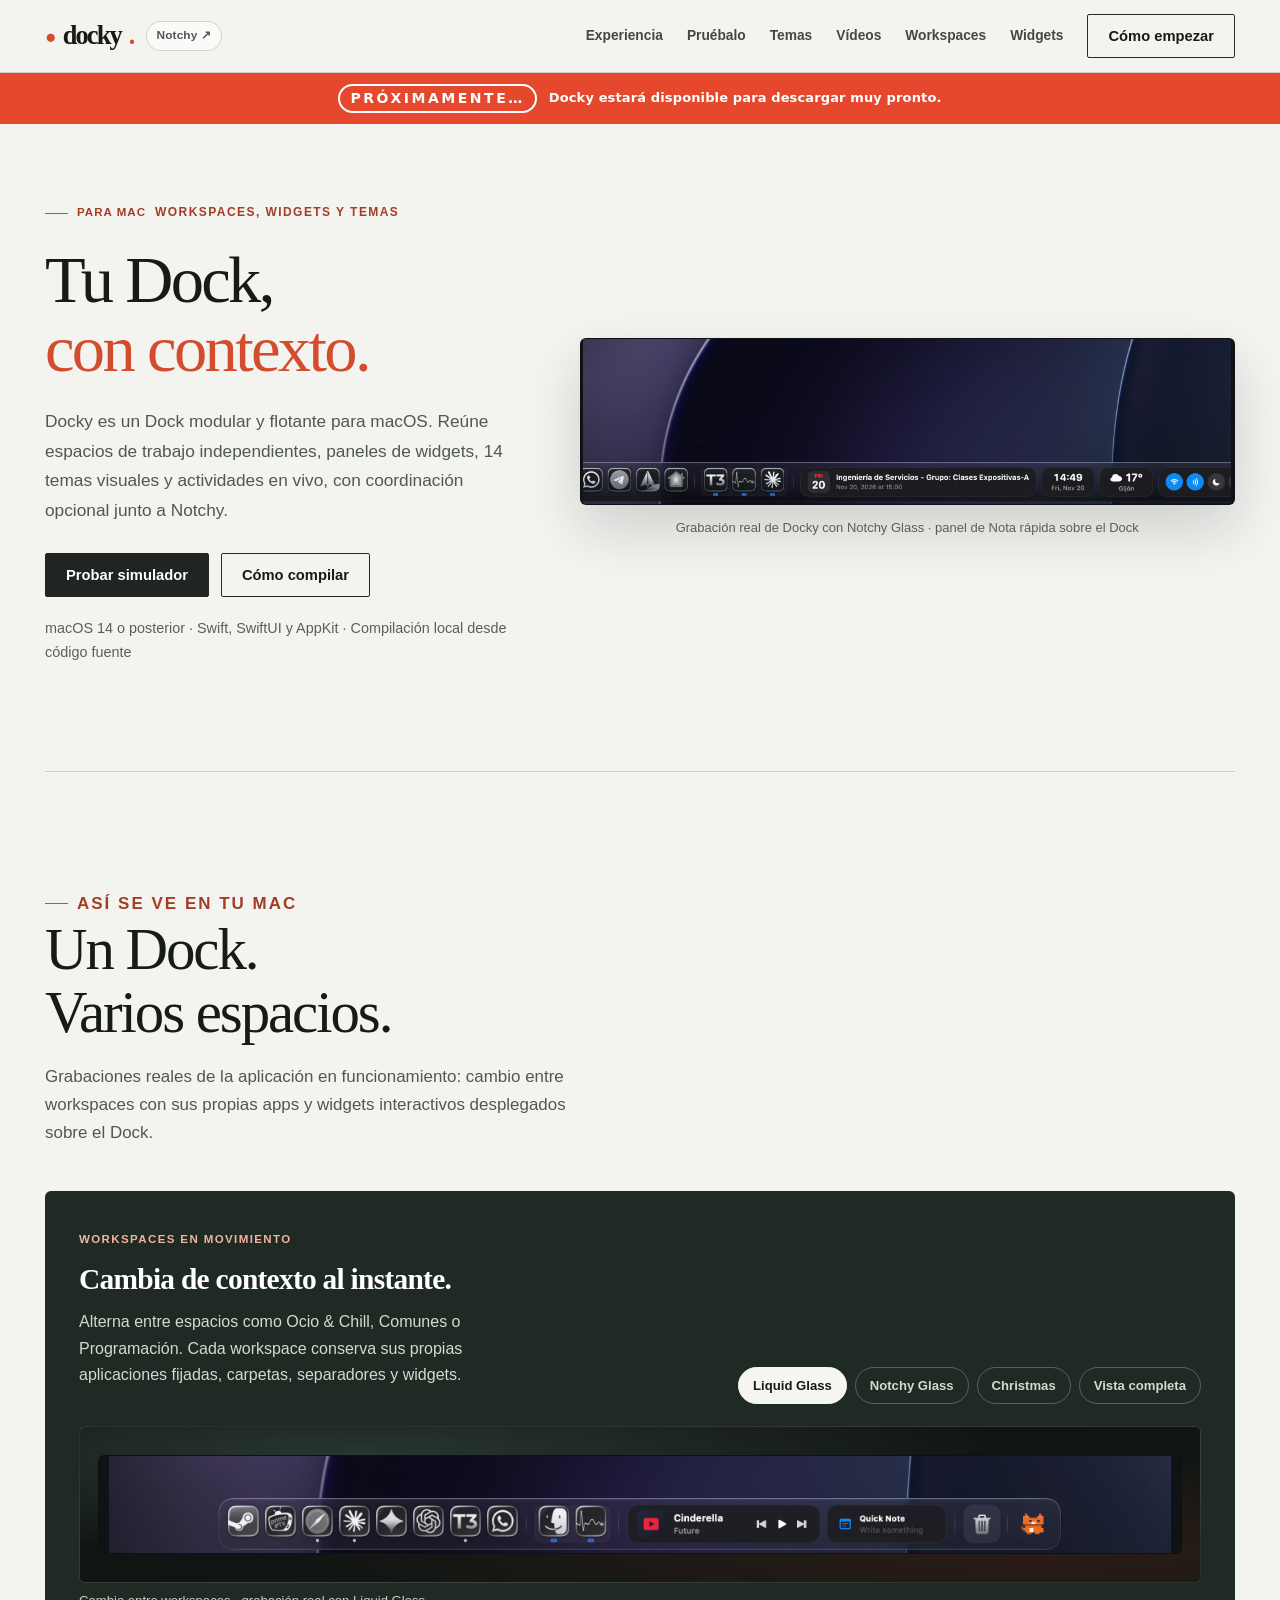
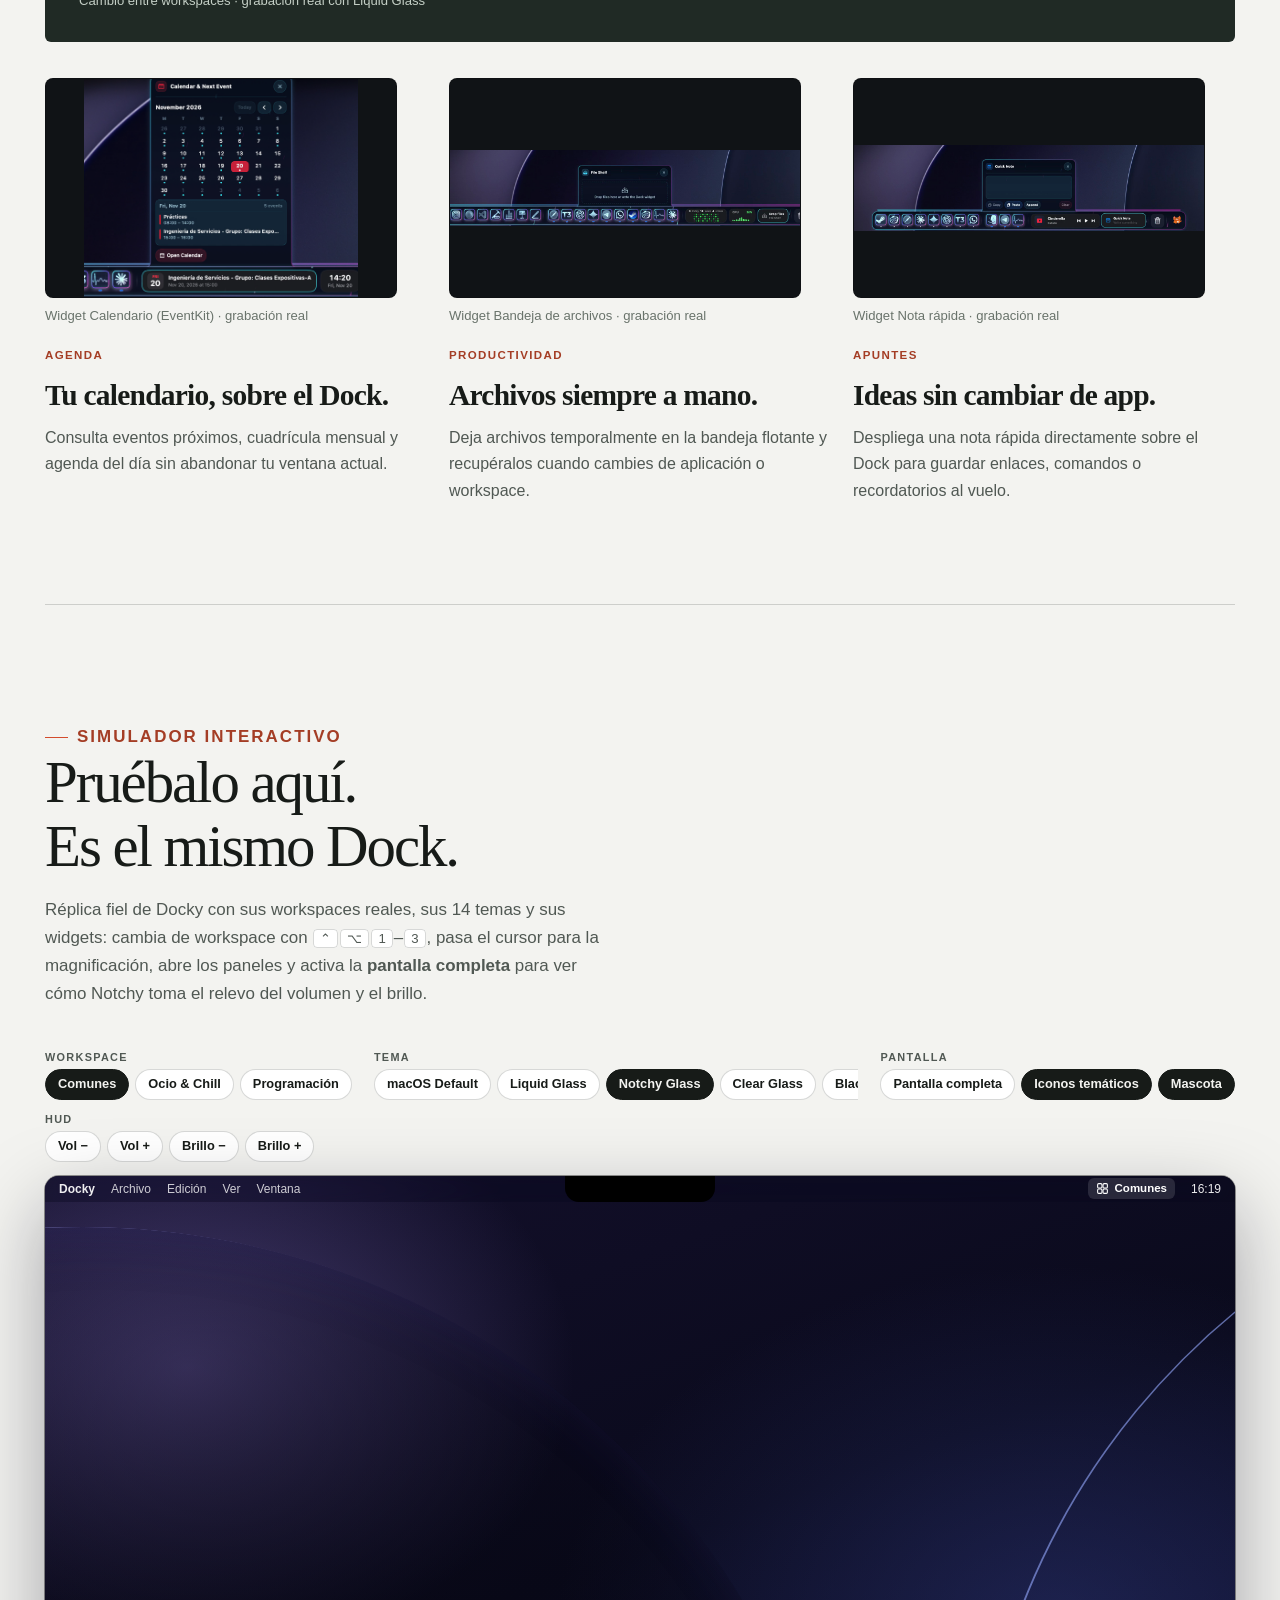
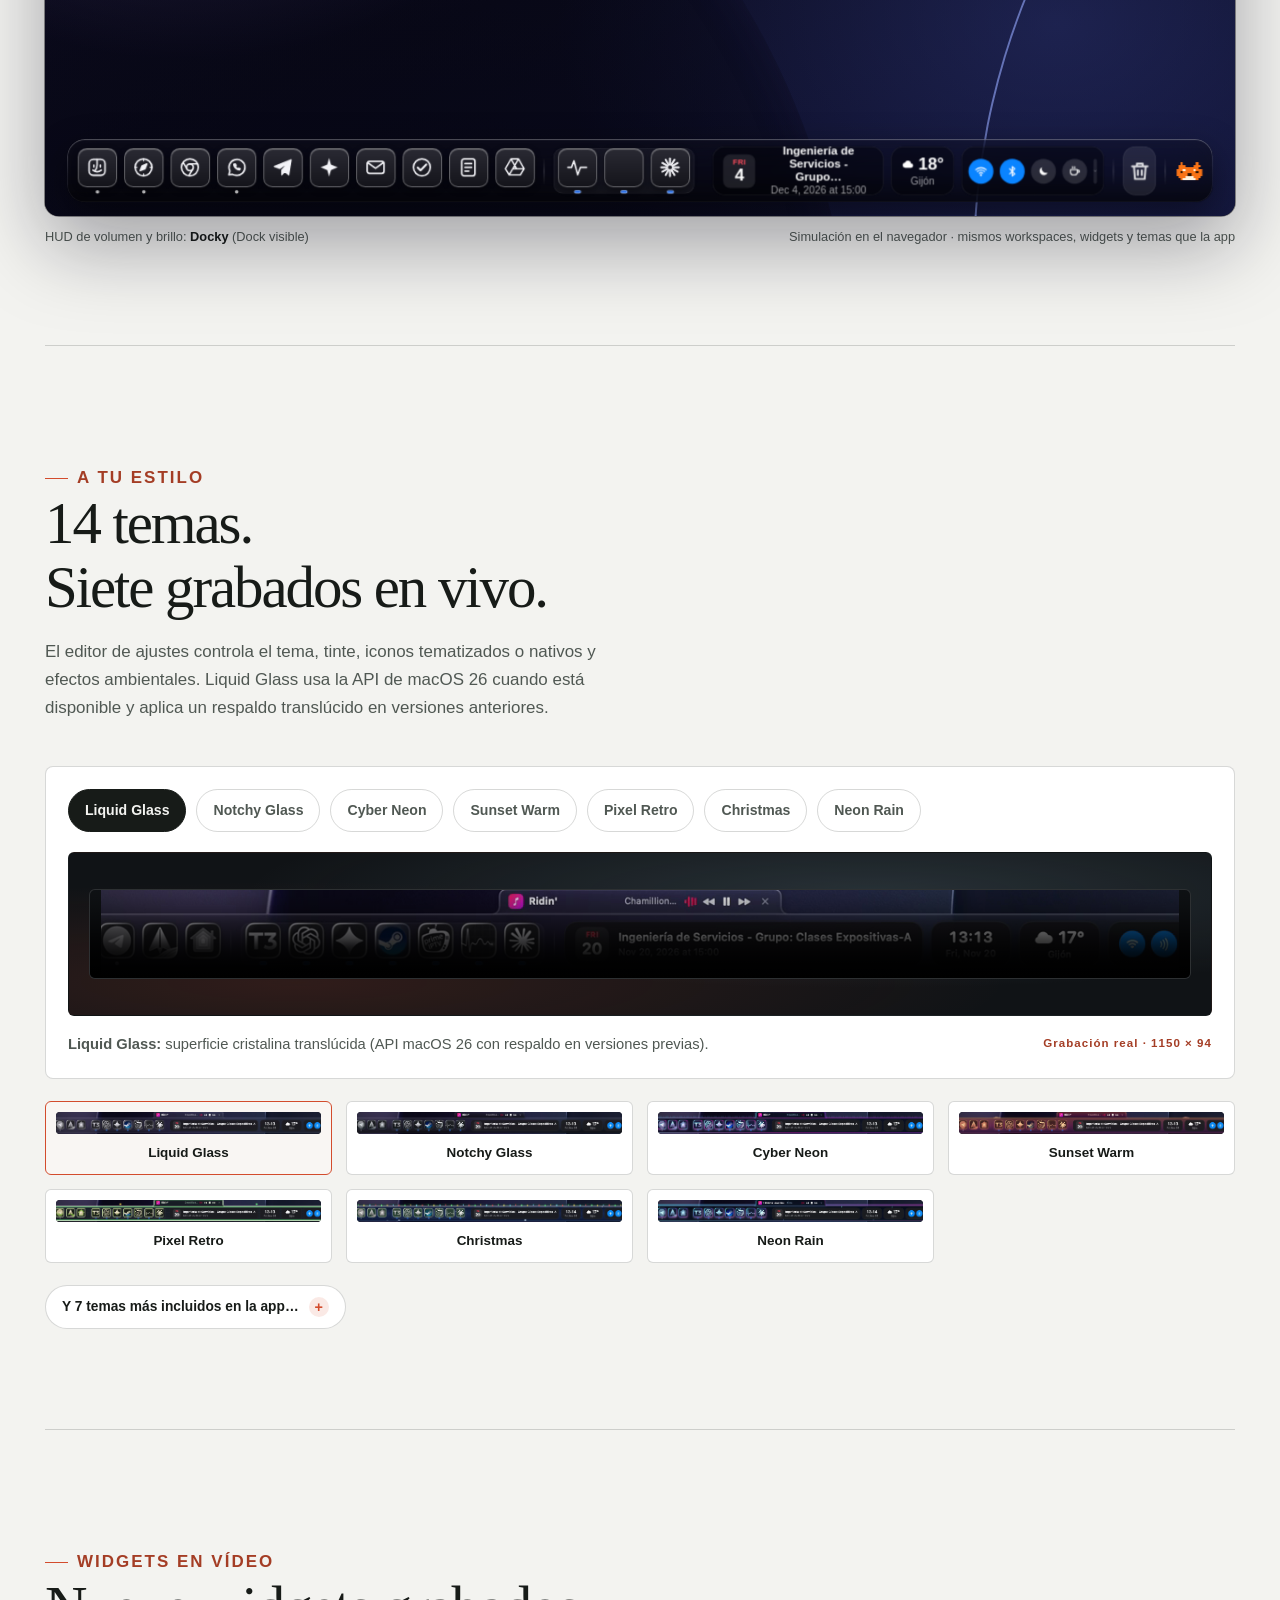
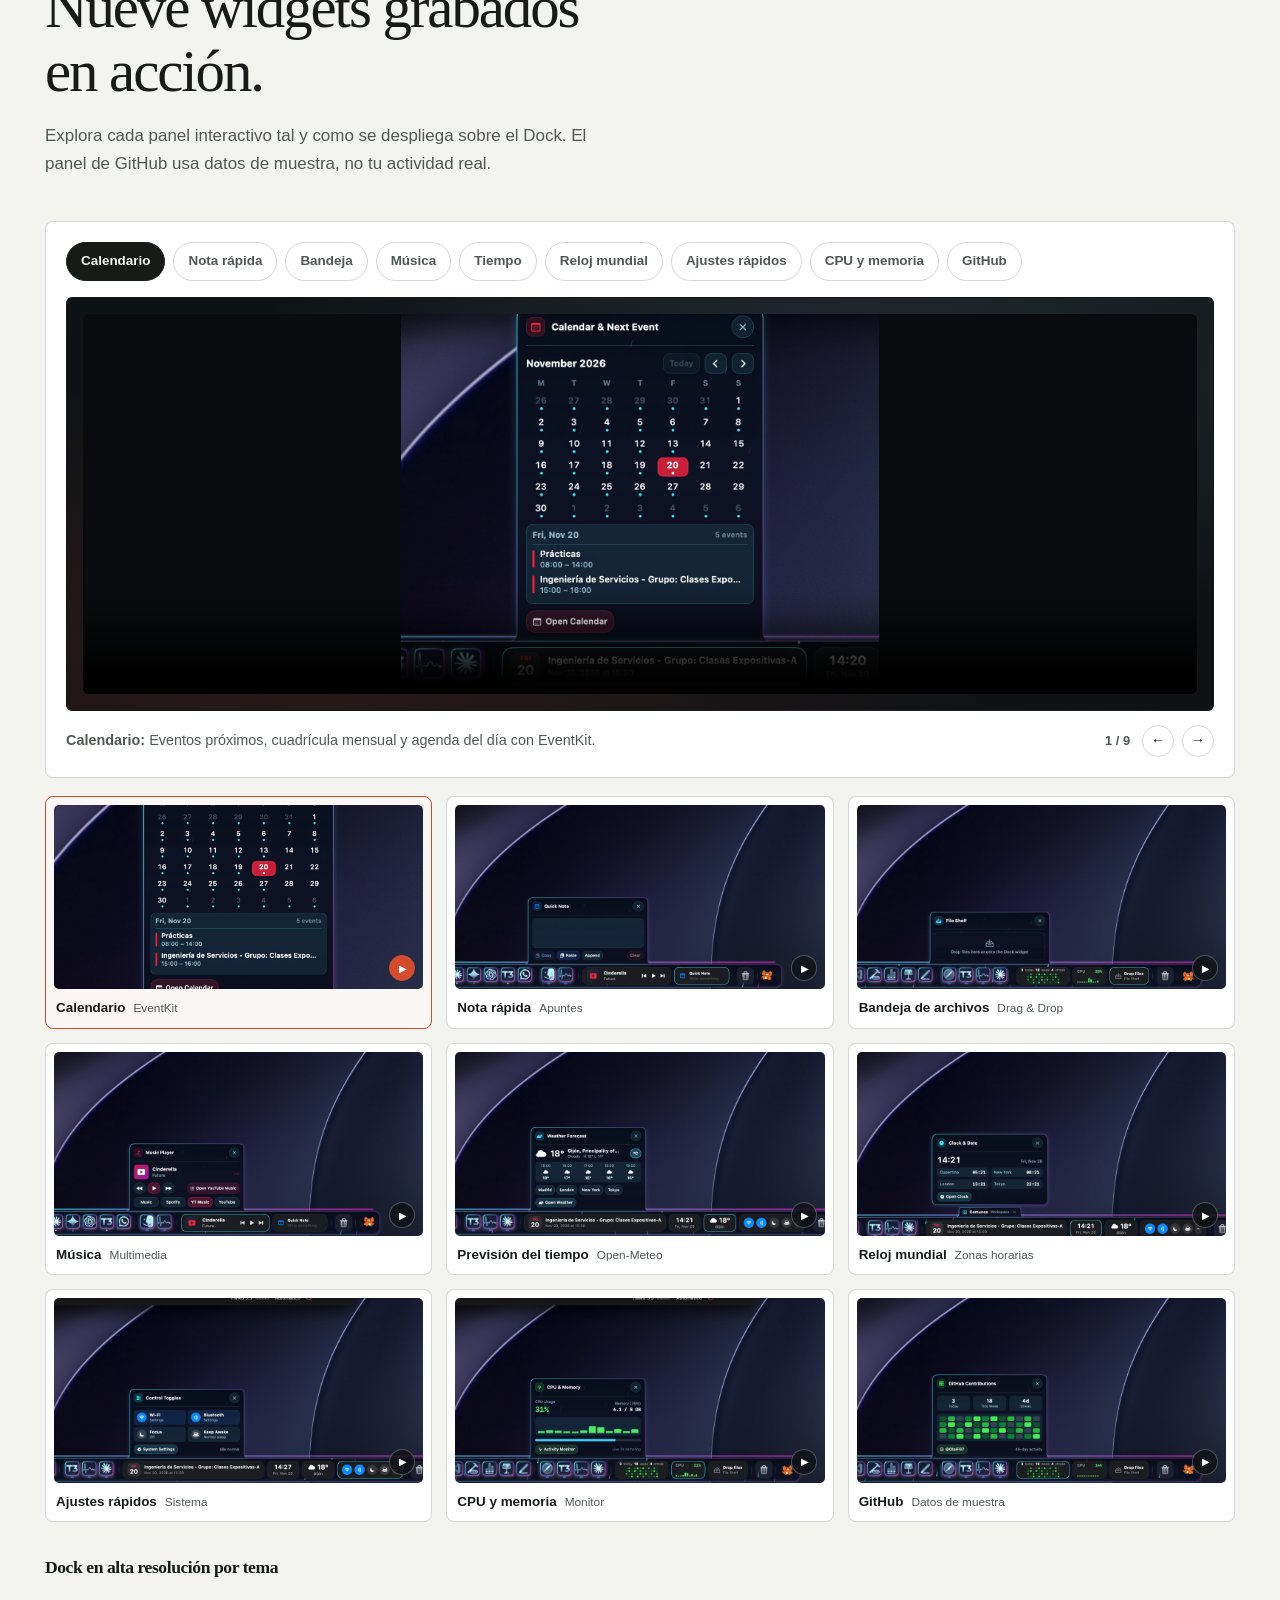
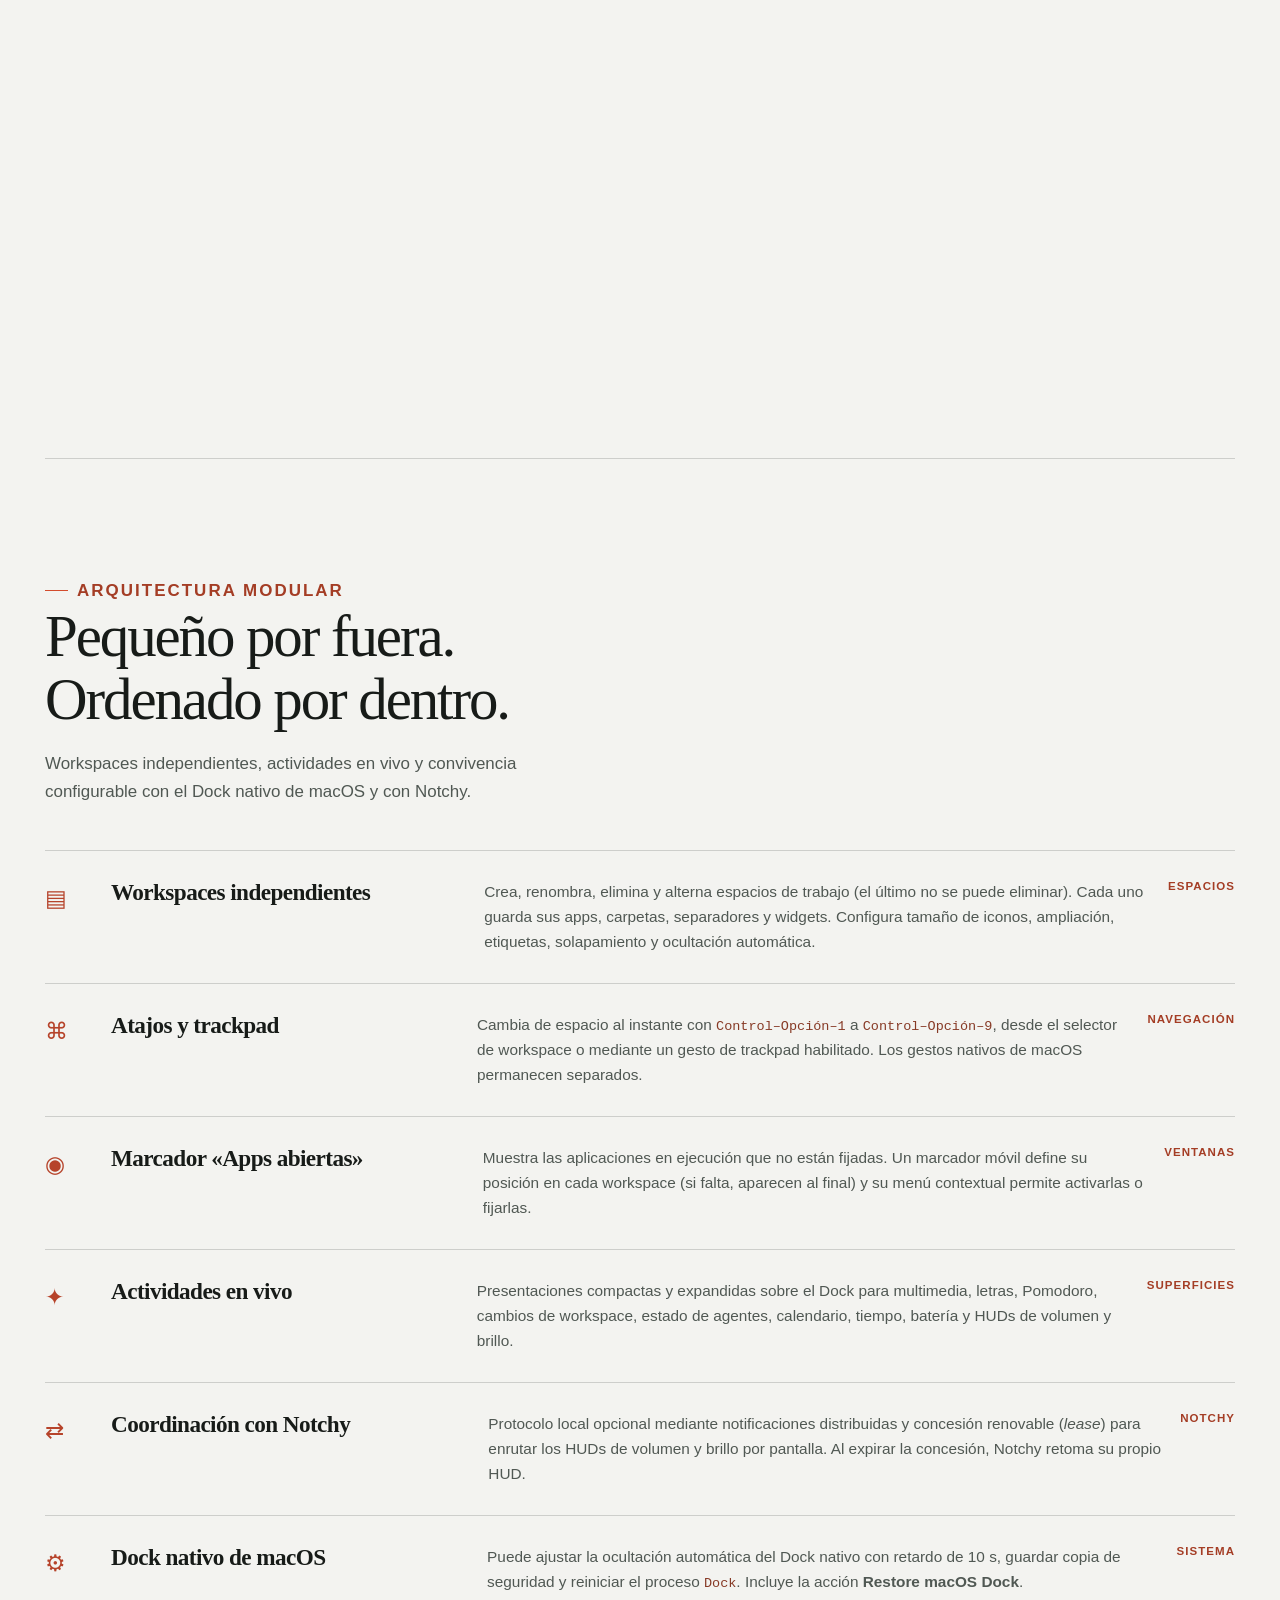
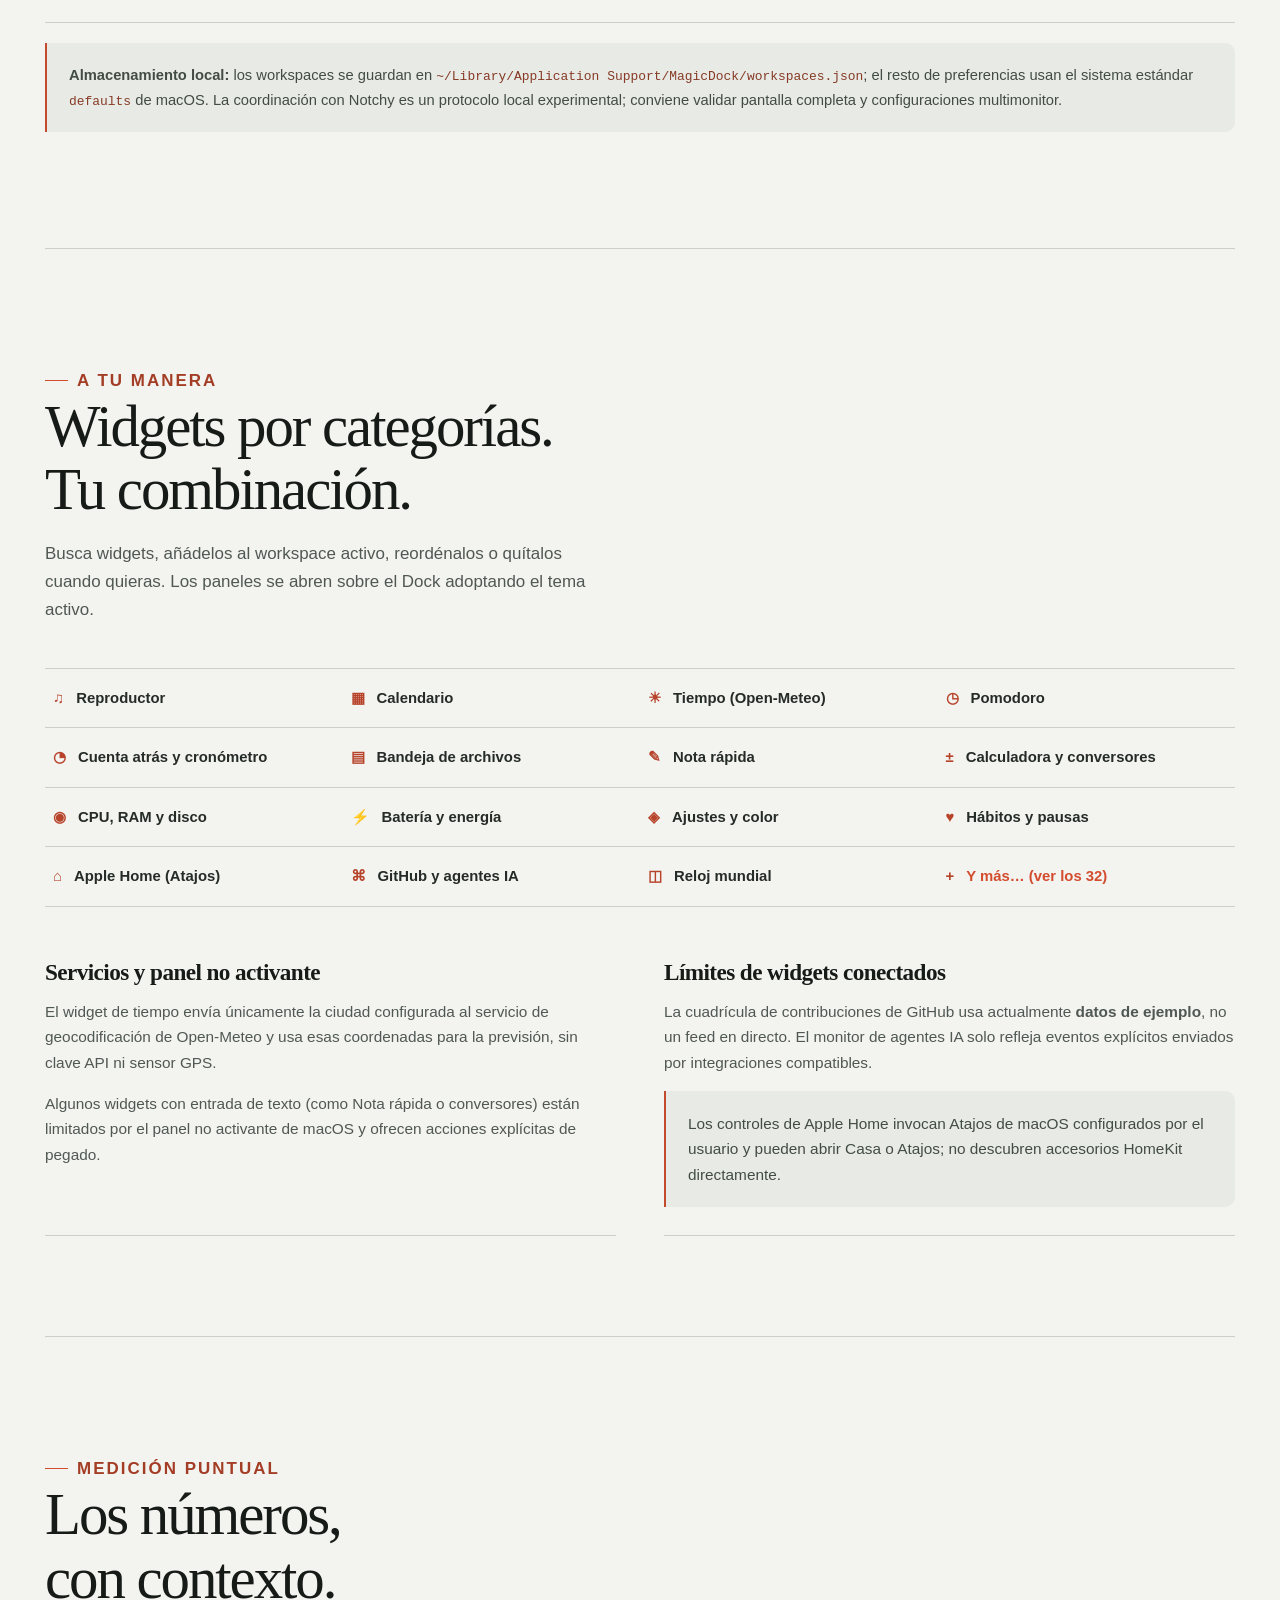
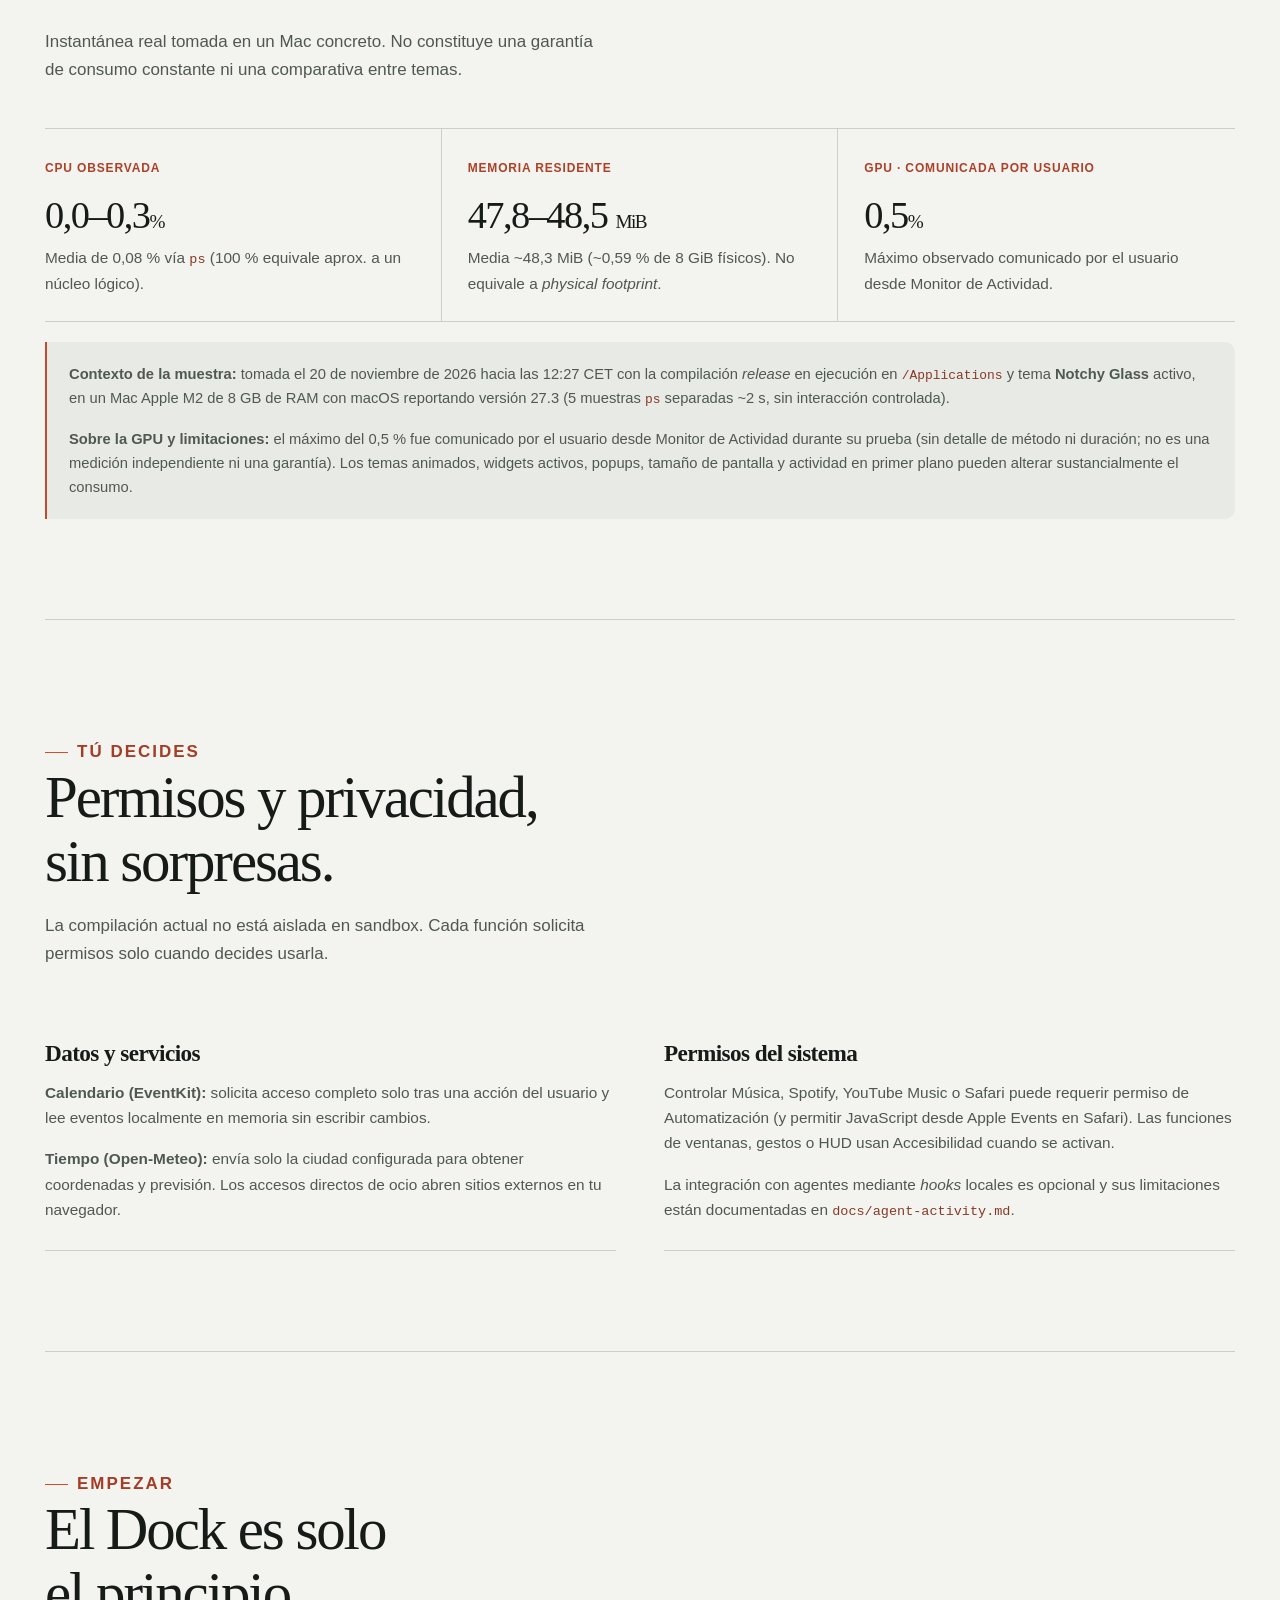
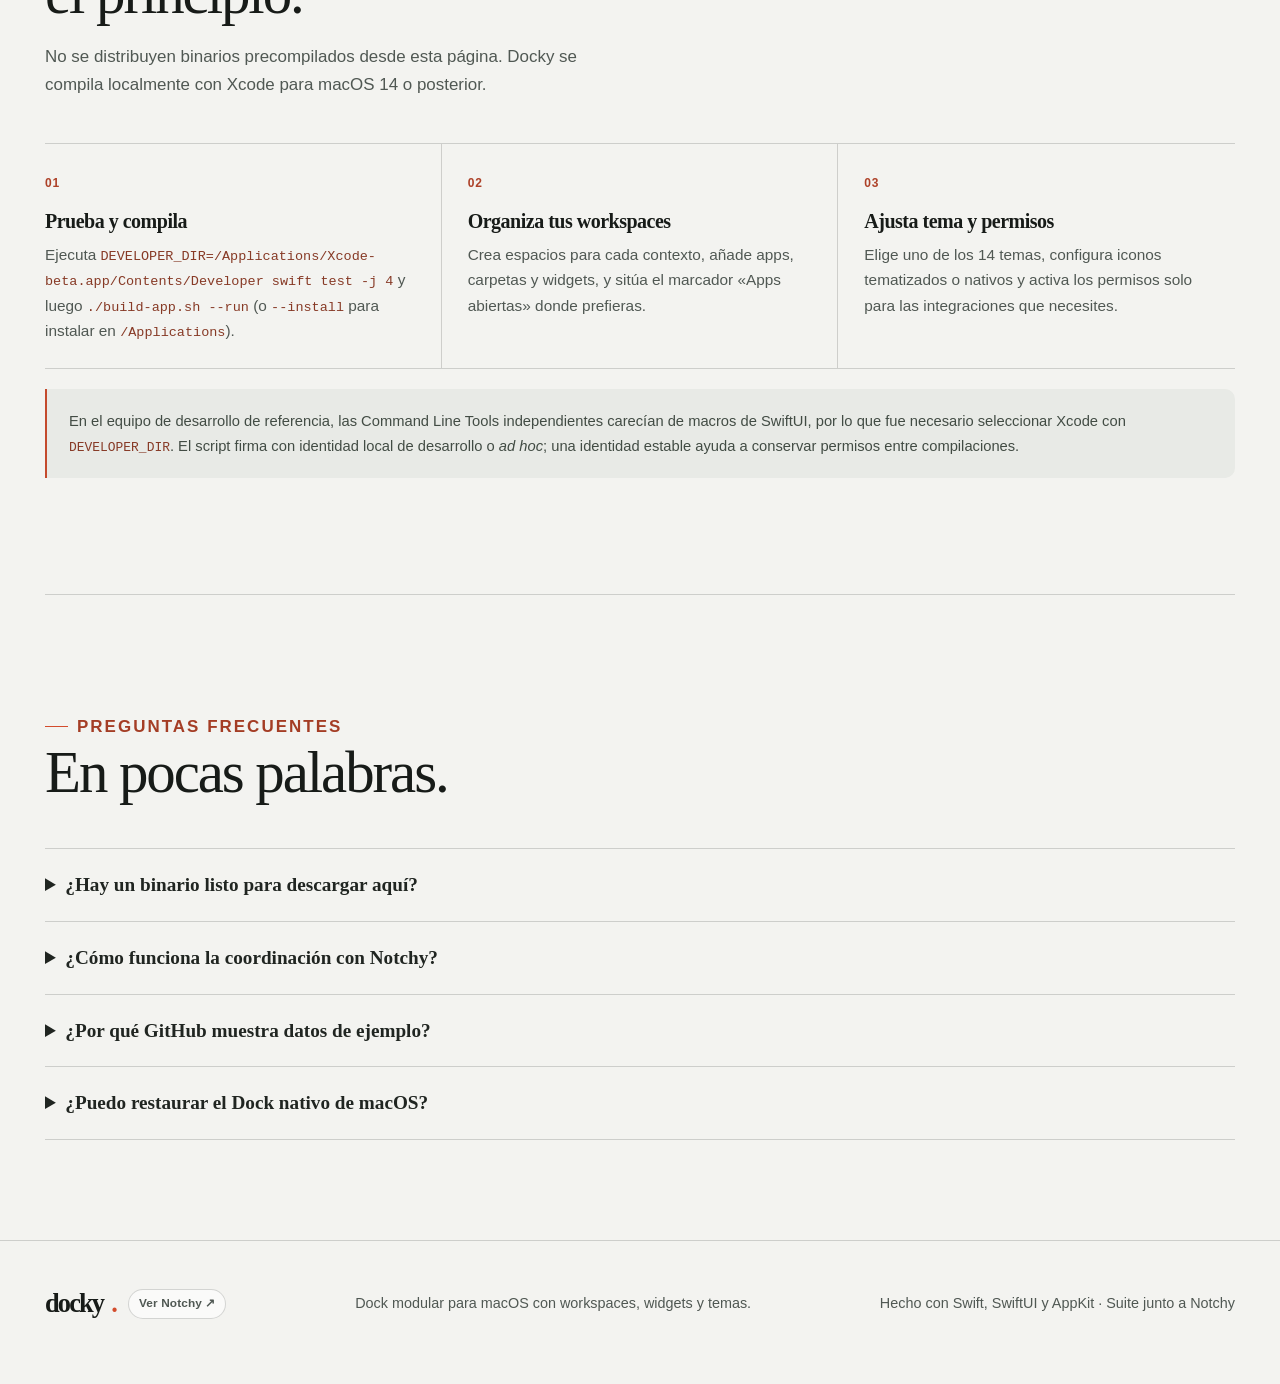
<file: docky/index.html>
<!doctype html>
<html lang="es">
<head>
  <meta charset="utf-8">
  <meta name="viewport" content="width=device-width, initial-scale=1">
  <meta name="theme-color" content="#f3f3f0">
  <meta name="description" content="Docky: Dock modular para macOS con workspaces independientes, paneles de widgets, 14 temas visuales, actividades en vivo y coordinación opcional con Notchy.">
  <title>Docky — Un Dock modular para tu Mac</title>
  <script>/* embed mode: ?embed=1 or #embed. Also reports content height to the parent page so the iframe can fit it. */(function(){var l=location,d=document.documentElement;if(!(/[?&]embed=1(&|$)/.test(l.search)||l.hash==="#embed"))return;d.classList.add("is-embed");var s=function(){parent.postMessage({embedHeight:d.scrollHeight,src:l.pathname},"*")};addEventListener("load",function(){s();if(window.ResizeObserver)new ResizeObserver(s).observe(document.body)})})();</script><link rel="stylesheet" href="styles.css">
  <link rel="stylesheet" href="simulator.css">
</head>
<body>
  <div class="scroll-progress" aria-hidden="true"></div>
  <a class="skip-link" href="#inicio">Saltar al contenido principal</a>

  <header class="nav">
    <div class="container nav-inner">
      <div class="brand-group">
        <a class="brand" href="#inicio" aria-label="Docky, volver al inicio">
          <span class="brand-mark" aria-hidden="true">●</span> docky<span class="brand-period">.</span>
        </a>
        <a class="suite-pill" href="../notchy/index.html" title="Ir a la web de Notchy">Notchy ↗</a>
      </div>
      <nav class="nav-links" aria-label="Navegación principal">
        <a href="#experiencia">Experiencia</a>
        <a href="#simulador">Pruébalo</a>
        <a href="#temas">Temas</a>
        <a href="#capturas">Vídeos</a>
        <a href="#workspaces">Workspaces</a>
        <a href="#widgets">Widgets</a>
        <a class="button" href="#empezar">Cómo empezar</a>
      </nav>
    </div>
  </header>
<div class="soon-banner" role="note"><span class="soon-tag">PRÓXIMAMENTE…</span><span class="soon-text">Docky estará disponible para descargar muy pronto.</span></div>

  <main id="inicio">
    <section class="hero container">
      <div class="hero-copy">
        <p class="eyebrow"><span class="pill">PARA MAC</span> Workspaces, widgets y temas</p>
        <h1 class="hero-title">Tu Dock,<br><span>con contexto.</span></h1>
        <p class="lead">
          Docky es un Dock modular y flotante para macOS. Reúne espacios de trabajo independientes,
          paneles de widgets, 14 temas visuales y actividades en vivo, con coordinación opcional
          junto a Notchy.
        </p>
        <div class="hero-actions">
          <a class="button button-primary" href="#simulador">Probar simulador</a>
          <a class="button" href="#empezar">Cómo compilar</a>
        </div>
        <p class="note">macOS 14 o posterior · Swift, SwiftUI y AppKit · Compilación local desde código fuente</p>
      </div>

      <div class="hero-visual">
        <figure class="app-shot">
          <video
            class="app-video ratio-hero"
            muted
            autoplay
            loop
            playsinline
            preload="metadata"
            poster="assets/video/hero-notchy-nota-rapida-poster.png"
            aria-label="Grabación real de Docky con Notchy Glass y el panel de Nota rápida sobre el Dock"
          >
            <source src="assets/video/hero-notchy-nota-rapida.mp4" type="video/mp4">
          </video>
          <figcaption class="mock-caption">Grabación real de Docky con Notchy Glass · panel de Nota rápida sobre el Dock</figcaption>
        </figure>
      </div>
    </section>

    <section class="experience section container" id="experiencia">
      <div class="section-head">
        <p class="eyebrow">ASÍ SE VE EN TU MAC</p>
        <h2>Un Dock.<br>Varios espacios.</h2>
        <p>
          Grabaciones reales de la aplicación en funcionamiento: cambio entre workspaces con sus
          propias apps y widgets interactivos desplegados sobre el Dock.
        </p>
      </div>

      <div class="real-stories">
        <article class="real-story real-story-main" id="workspaces-live">
          <div class="story-head">
            <div class="story-copy">
              <span class="story-label">WORKSPACES EN MOVIMIENTO</span>
              <h3>Cambia de contexto al instante.</h3>
              <p>
                Alterna entre espacios como Ocio &amp; Chill, Comunes o Programación. Cada workspace
                conserva sus propias aplicaciones fijadas, carpetas, separadores y widgets.
              </p>
            </div>
            <div class="ws-video-toggle" role="group" aria-label="Elegir grabación de workspaces">
              <button type="button" class="ws-video-btn" data-ws-video="workspaces" aria-pressed="true">Liquid Glass</button>
              <button type="button" class="ws-video-btn" data-ws-video="workspaces-notchy" aria-pressed="false">Notchy Glass</button>
              <button type="button" class="ws-video-btn" data-ws-video="workspaces-christmas" aria-pressed="false">Christmas</button>
              <button type="button" class="ws-video-btn" data-ws-video="workspaces-pro" aria-pressed="false">Vista completa</button>
            </div>
          </div>
          <figure class="story-media">
            <div class="dock-frame">
              <video
                class="story-video ratio-workspace"
                muted
                autoplay
                loop
                playsinline
                preload="metadata"
                poster="assets/video/workspaces-poster.png"
                aria-label="Grabación real de cambio entre workspaces en Docky"
              >
                <source src="assets/video/workspaces.mp4" type="video/mp4">
              </video>
            </div>
            <figcaption id="ws-video-caption">Cambio entre workspaces · grabación real con Liquid Glass</figcaption>
          </figure>
        </article>

        <div class="real-stories-trio">
          <article class="real-story">
            <figure class="story-media">
              <div class="story-video-frame">
                <video
                  class="story-video"
                  muted
                  autoplay
                  loop
                  playsinline
                  preload="metadata"
                  poster="assets/video/crop/widget-calendario-poster.png"
                  aria-label="Grabación real del widget Calendario de Docky"
                >
                  <source src="assets/video/crop/widget-calendario.mp4" type="video/mp4">
                </video>
              </div>
              <figcaption>Widget Calendario (EventKit) · grabación real</figcaption>
            </figure>
            <div class="story-copy">
              <span class="story-label">AGENDA</span>
              <h3>Tu calendario, sobre el Dock.</h3>
              <p>
                Consulta eventos próximos, cuadrícula mensual y agenda del día sin abandonar tu
                ventana actual.
              </p>
            </div>
          </article>

          <article class="real-story">
            <figure class="story-media">
              <div class="story-video-frame">
                <video
                  class="story-video"
                  muted
                  autoplay
                  loop
                  playsinline
                  preload="metadata"
                  poster="assets/video/crop/widget-file-shelf-poster.png"
                  aria-label="Grabación real del widget Bandeja de archivos de Docky"
                >
                  <source src="assets/video/crop/widget-file-shelf.mp4" type="video/mp4">
                </video>
              </div>
              <figcaption>Widget Bandeja de archivos · grabación real</figcaption>
            </figure>
            <div class="story-copy">
              <span class="story-label">PRODUCTIVIDAD</span>
              <h3>Archivos siempre a mano.</h3>
              <p>
                Deja archivos temporalmente en la bandeja flotante y recupéralos cuando cambies de
                aplicación o workspace.
              </p>
            </div>
          </article>

          <article class="real-story">
            <figure class="story-media">
              <div class="story-video-frame">
                <video
                  class="story-video"
                  muted
                  autoplay
                  loop
                  playsinline
                  preload="metadata"
                  poster="assets/video/crop/widget-nota-rapida-poster.png"
                  aria-label="Grabación real del widget Nota rápida de Docky"
                >
                  <source src="assets/video/crop/widget-nota-rapida.mp4" type="video/mp4">
                </video>
              </div>
              <figcaption>Widget Nota rápida · grabación real</figcaption>
            </figure>
            <div class="story-copy">
              <span class="story-label">APUNTES</span>
              <h3>Ideas sin cambiar de app.</h3>
              <p>
                Despliega una nota rápida directamente sobre el Dock para guardar enlaces, comandos
                o recordatorios al vuelo.
              </p>
            </div>
          </article>
        </div>
      </div>
    </section>

    <section class="section container" id="simulador">
      <div class="section-head">
        <p class="eyebrow">SIMULADOR INTERACTIVO</p>
        <h2>Pruébalo aquí.<br>Es el mismo Dock.</h2>
        <p>
          Réplica fiel de Docky con sus workspaces reales, sus 14 temas y sus widgets: cambia de workspace
          con <kbd>⌃</kbd><kbd>⌥</kbd><kbd>1</kbd>–<kbd>3</kbd>, pasa el cursor para la magnificación, abre los paneles
          y activa la <strong>pantalla completa</strong> para ver cómo Notchy toma el relevo del volumen y el brillo.
        </p>
      </div>

      <div class="dk-shell">
        <div class="dk-toolbar">
          <div class="dk-group" role="group" aria-label="Workspace">
            <span class="dk-label">Workspace</span>
            <div class="dk-chips" id="dk-ws-chips"></div>
          </div>
          <div class="dk-group dk-group-grow" role="group" aria-label="Tema">
            <span class="dk-label">Tema</span>
            <div class="dk-chips dk-chips-scroll" id="dk-theme-chips"></div>
          </div>
          <div class="dk-group" role="group" aria-label="Opciones">
            <span class="dk-label">Pantalla</span>
            <div class="dk-chips">
              <button type="button" class="dk-chip" id="dk-full" aria-pressed="false">Pantalla completa</button>
              <button type="button" class="dk-chip" id="dk-icons" aria-pressed="true">Iconos temáticos</button>
              <button type="button" class="dk-chip" id="dk-pet" aria-pressed="true">Mascota</button>
            </div>
          </div>
          <div class="dk-group" role="group" aria-label="Volumen y brillo">
            <span class="dk-label">HUD</span>
            <div class="dk-chips">
              <button type="button" class="dk-chip" data-dk-hud="vol-">Vol −</button>
              <button type="button" class="dk-chip" data-dk-hud="vol+">Vol +</button>
              <button type="button" class="dk-chip" data-dk-hud="bri-">Brillo −</button>
              <button type="button" class="dk-chip" data-dk-hud="bri+">Brillo +</button>
            </div>
          </div>
        </div>

        <div class="dk-screen" id="dk-screen" data-theme="notchyGlass" data-icons="glass">
          <div class="dk-wall" aria-hidden="true"></div>
          <div class="dk-fx" id="dk-fx" aria-hidden="true"></div>

          <div class="dk-menubar" id="dk-menubar">
            <div class="dk-menu-left"><b>Docky</b><span>Archivo</span><span>Edición</span><span>Ver</span><span>Ventana</span></div>
            <div class="dk-menu-right">
              <button type="button" class="dk-ws-menu" id="dk-ws-menu" aria-haspopup="true" aria-expanded="false"></button>
              <span id="dk-clock">14:27</span>
              <div class="dk-ws-drop" id="dk-ws-drop" hidden></div>
            </div>
          </div>

          <div class="dk-notch" id="dk-notch" aria-hidden="true">
            <div class="dk-notch-hud" id="dk-notch-hud"></div>
          </div>

          <div class="dk-fullapp" id="dk-fullapp" aria-hidden="true">
            <div class="dk-fa-bar"><i></i><i></i><i></i></div>
            <div class="dk-fa-body">
              <div class="dk-fa-side"><b></b><b></b><b></b><b></b><b></b></div>
              <div class="dk-fa-main"><b class="w60"></b><b class="w80"></b><b class="w40"></b><b class="w70"></b><b class="w55"></b><b class="w90"></b><b class="w35"></b><b class="w65"></b></div>
            </div>
            <p class="dk-fa-note">App en pantalla completa · el Dock se oculta · Notchy muestra el volumen y el brillo</p>
          </div>

          <div class="dk-stack" id="dk-stack">
            <div class="dk-upper" id="dk-upper"></div>
            <div class="dk-lights" id="dk-lights" aria-hidden="true"></div>
            <div class="dk-dock" id="dk-dock" aria-label="Dock de Docky"></div>
          </div>
        </div>

        <div class="dk-hint">
          <span id="dk-status">HUD de volumen y brillo: <b>Docky</b> (Dock visible)</span>
          <span>Simulación en el navegador · mismos workspaces, widgets y temas que la app</span>
        </div>
      </div>
    </section>

    <section class="section container" id="temas">
      <div class="section-head">
        <p class="eyebrow">A TU ESTILO</p>
        <h2>14 temas.<br>Siete grabados en vivo.</h2>
        <p>
          El editor de ajustes controla el tema, tinte, iconos tematizados o nativos y efectos
          ambientales. Liquid Glass usa la API de macOS 26 cuando está disponible y aplica un
          respaldo translúcido en versiones anteriores.
        </p>
      </div>

      <div class="theme-stage">
        <div class="theme-tabs" role="group" aria-label="Elegir tema grabado">
          <button class="theme-tab" type="button" data-theme="liquidGlass" aria-pressed="true">Liquid Glass</button>
          <button class="theme-tab" type="button" data-theme="notchyGlass" aria-pressed="false">Notchy Glass</button>
          <button class="theme-tab" type="button" data-theme="cyberNeon" aria-pressed="false">Cyber Neon</button>
          <button class="theme-tab" type="button" data-theme="sunsetWarm" aria-pressed="false">Sunset Warm</button>
          <button class="theme-tab" type="button" data-theme="pixelRetro" aria-pressed="false">Pixel Retro</button>
          <button class="theme-tab" type="button" data-theme="christmas" aria-pressed="false">Christmas</button>
          <button class="theme-tab" type="button" data-theme="neonRain" aria-pressed="false">Neon Rain</button>
        </div>

        <div class="theme-screen">
          <video
            class="theme-video ratio-theme"
            controls
            muted
            loop
            playsinline
            preload="metadata"
            poster="assets/temas/liquidGlass.png"
            aria-label="Grabación real de Docky con el tema seleccionado"
          >
            <source src="assets/temas/liquidGlass.mp4" type="video/mp4">
          </video>
        </div>

        <div class="theme-controls">
          <p class="theme-caption" id="theme-caption">
            <strong>Liquid Glass:</strong> superficie cristalina translúcida (API macOS 26 con respaldo en versiones previas).
          </p>
          <span class="tag">Grabación real · 1150 × 94</span>
        </div>
      </div>

      <div class="space-strip" aria-label="Capturas de los siete temas grabados de Docky">
        <button class="space-card" type="button" data-theme-pick="liquidGlass" aria-pressed="true">
          <img src="assets/temas/liquidGlass.png" alt="Tema Liquid Glass de Docky" loading="lazy" width="1150" height="94">
          <span>Liquid Glass</span>
        </button>
        <button class="space-card" type="button" data-theme-pick="notchyGlass" aria-pressed="false">
          <img src="assets/temas/notchyGlass.png" alt="Tema Notchy Glass de Docky" loading="lazy" width="1150" height="94">
          <span>Notchy Glass</span>
        </button>
        <button class="space-card" type="button" data-theme-pick="cyberNeon" aria-pressed="false">
          <img src="assets/temas/cyberNeon.png" alt="Tema Cyber Neon de Docky" loading="lazy" width="1150" height="94">
          <span>Cyber Neon</span>
        </button>
        <button class="space-card" type="button" data-theme-pick="sunsetWarm" aria-pressed="false">
          <img src="assets/temas/sunsetWarm.png" alt="Tema Sunset Warm de Docky" loading="lazy" width="1150" height="94">
          <span>Sunset Warm</span>
        </button>
        <button class="space-card" type="button" data-theme-pick="pixelRetro" aria-pressed="false">
          <img src="assets/temas/pixelRetro.png" alt="Tema Pixel Retro de Docky" loading="lazy" width="1150" height="94">
          <span>Pixel Retro</span>
        </button>
        <button class="space-card" type="button" data-theme-pick="christmas" aria-pressed="false">
          <img src="assets/temas/christmas.png" alt="Tema Christmas de Docky" loading="lazy" width="1150" height="94">
          <span>Christmas</span>
        </button>
        <button class="space-card" type="button" data-theme-pick="neonRain" aria-pressed="false">
          <img src="assets/temas/neonRain.png" alt="Tema Neon Rain de Docky" loading="lazy" width="1150" height="94">
          <span>Neon Rain</span>
        </button>
      </div>

      <div class="more-drawer-wrap">
        <button type="button" class="more-drawer-btn" aria-expanded="false" aria-controls="more-themes-drawer">
          <span>Y 7 temas más incluidos en la app…</span>
          <span class="more-drawer-chevron" aria-hidden="true">+</span>
        </button>
        <div class="more-drawer" id="more-themes-drawer" hidden>
          <div class="more-drawer-grid">
            <div class="more-chip"><strong>System Default</strong><span>Estilo nativo translúcido de macOS</span></div>
            <div class="more-chip"><strong>Clear Glass</strong><span>Cristal limpio y minimalista</span></div>
            <div class="more-chip"><strong>Obsidian Black</strong><span>Superficie oscura profunda de alto contraste</span></div>
            <div class="more-chip"><strong>Midnight Minimal</strong><span>Azul noche discreto y elegante</span></div>
            <div class="more-chip"><strong>Bento</strong><span>Tarjetas definidas con separación modular</span></div>
            <div class="more-chip"><strong>Lo-fi Cozy</strong><span>Tonos cálidos y ambiente relajado</span></div>
            <div class="more-chip"><strong>Pixel Night</strong><span>Estética pixel-art en paleta nocturna</span></div>
          </div>
          <p class="more-drawer-note">
            Las preferencias del sistema <em>Reducir movimiento</em> y <em>Reducir transparencia</em> modulan automáticamente las decoraciones animadas compatibles.
          </p>
        </div>
      </div>
    </section>

    <!-- VÍDEOS REALES DE WIDGETS Y CAPTURAS POR TEMA -->
    <section class="section container" id="capturas">
      <div class="section-head">
        <p class="eyebrow">WIDGETS EN VÍDEO</p>
        <h2>Nueve widgets grabados<br>en acción.</h2>
        <p>
          Explora cada panel interactivo tal y como se despliega sobre el Dock. El panel de GitHub
          usa datos de muestra, no tu actividad real.
        </p>
      </div>

      <div class="widget-stage" id="widget-stage">
        <div class="widget-tabs" role="group" aria-label="Elegir widget grabado">
          <button class="widget-tab" type="button" data-widget="calendario" aria-pressed="true">Calendario</button>
          <button class="widget-tab" type="button" data-widget="nota-rapida" aria-pressed="false">Nota rápida</button>
          <button class="widget-tab" type="button" data-widget="file-shelf" aria-pressed="false">Bandeja</button>
          <button class="widget-tab" type="button" data-widget="musica" aria-pressed="false">Música</button>
          <button class="widget-tab" type="button" data-widget="clima" aria-pressed="false">Tiempo</button>
          <button class="widget-tab" type="button" data-widget="reloj-mundial" aria-pressed="false">Reloj mundial</button>
          <button class="widget-tab" type="button" data-widget="ajustes-rapidos" aria-pressed="false">Ajustes rápidos</button>
          <button class="widget-tab" type="button" data-widget="cpu-memoria" aria-pressed="false">CPU y memoria</button>
          <button class="widget-tab" type="button" data-widget="github" aria-pressed="false">GitHub</button>
        </div>

        <div class="widget-screen">
          <video
            class="widget-stage-video is-square"
            controls
            muted
            loop
            playsinline
            preload="metadata"
            poster="assets/widgets/calendario-poster.png"
            aria-label="Grabación real del widget seleccionado en Docky"
          >
            <source src="assets/widgets/calendario.mp4" type="video/mp4">
          </video>
        </div>

        <div class="widget-controls">
          <p class="widget-caption" id="widget-stage-caption">
            <strong>Calendario:</strong> Eventos próximos, cuadrícula mensual y agenda del día con EventKit.
          </p>
          <div class="widget-nav">
            <span class="widget-counter" id="widget-stage-counter">1 / 9</span>
            <button type="button" class="widget-nav-btn" id="widget-prev" aria-label="Widget anterior">←</button>
            <button type="button" class="widget-nav-btn" id="widget-next" aria-label="Widget siguiente">→</button>
          </div>
        </div>
      </div>

      <div class="widget-video-grid" aria-label="Miniaturas de los nueve widgets grabados en vídeo">
        <button class="widget-video-card" type="button" data-widget-pick="calendario" aria-pressed="true">
          <div class="widget-thumb">
            <img src="assets/widgets/calendario-poster.png" alt="Widget Calendario y próximo evento" loading="lazy" width="1200" height="954">
            <span class="widget-play-badge" aria-hidden="true">▶</span>
          </div>
          <div class="widget-card-meta">
            <strong>Calendario</strong>
            <span>EventKit</span>
          </div>
        </button>

        <button class="widget-video-card" type="button" data-widget-pick="nota-rapida" aria-pressed="false">
          <div class="widget-thumb">
            <img src="assets/widgets/nota-rapida-poster.png" alt="Widget Nota rápida" loading="lazy" width="2000" height="1000">
            <span class="widget-play-badge" aria-hidden="true">▶</span>
          </div>
          <div class="widget-card-meta">
            <strong>Nota rápida</strong>
            <span>Apuntes</span>
          </div>
        </button>

        <button class="widget-video-card" type="button" data-widget-pick="file-shelf" aria-pressed="false">
          <div class="widget-thumb">
            <img src="assets/widgets/file-shelf-poster.png" alt="Widget Bandeja de archivos" loading="lazy" width="2000" height="1000">
            <span class="widget-play-badge" aria-hidden="true">▶</span>
          </div>
          <div class="widget-card-meta">
            <strong>Bandeja de archivos</strong>
            <span>Drag &amp; Drop</span>
          </div>
        </button>

        <button class="widget-video-card" type="button" data-widget-pick="musica" aria-pressed="false">
          <div class="widget-thumb">
            <img src="assets/widgets/musica-poster.png" alt="Widget Reproductor de música" loading="lazy" width="2000" height="1000">
            <span class="widget-play-badge" aria-hidden="true">▶</span>
          </div>
          <div class="widget-card-meta">
            <strong>Música</strong>
            <span>Multimedia</span>
          </div>
        </button>

        <button class="widget-video-card" type="button" data-widget-pick="clima" aria-pressed="false">
          <div class="widget-thumb">
            <img src="assets/widgets/clima-poster.png" alt="Widget Previsión del tiempo" loading="lazy" width="2000" height="1000">
            <span class="widget-play-badge" aria-hidden="true">▶</span>
          </div>
          <div class="widget-card-meta">
            <strong>Previsión del tiempo</strong>
            <span>Open-Meteo</span>
          </div>
        </button>

        <button class="widget-video-card" type="button" data-widget-pick="reloj-mundial" aria-pressed="false">
          <div class="widget-thumb">
            <img src="assets/widgets/reloj-mundial-poster.png" alt="Widget Reloj mundial" loading="lazy" width="2000" height="1000">
            <span class="widget-play-badge" aria-hidden="true">▶</span>
          </div>
          <div class="widget-card-meta">
            <strong>Reloj mundial</strong>
            <span>Zonas horarias</span>
          </div>
        </button>

        <button class="widget-video-card" type="button" data-widget-pick="ajustes-rapidos" aria-pressed="false">
          <div class="widget-thumb">
            <img src="assets/widgets/ajustes-rapidos-poster.png" alt="Widget Ajustes rápidos" loading="lazy" width="2000" height="1000">
            <span class="widget-play-badge" aria-hidden="true">▶</span>
          </div>
          <div class="widget-card-meta">
            <strong>Ajustes rápidos</strong>
            <span>Sistema</span>
          </div>
        </button>

        <button class="widget-video-card" type="button" data-widget-pick="cpu-memoria" aria-pressed="false">
          <div class="widget-thumb">
            <img src="assets/widgets/cpu-memoria-poster.png" alt="Widget CPU y memoria" loading="lazy" width="2000" height="1000">
            <span class="widget-play-badge" aria-hidden="true">▶</span>
          </div>
          <div class="widget-card-meta">
            <strong>CPU y memoria</strong>
            <span>Monitor</span>
          </div>
        </button>

        <button class="widget-video-card" type="button" data-widget-pick="github" aria-pressed="false">
          <div class="widget-thumb">
            <img src="assets/widgets/github-poster.png" alt="Widget Contribuciones de GitHub (datos de muestra)" loading="lazy" width="2000" height="1000">
            <span class="widget-play-badge" aria-hidden="true">▶</span>
          </div>
          <div class="widget-card-meta">
            <strong>GitHub</strong>
            <span>Datos de muestra</span>
          </div>
        </button>
      </div>

      <h3 class="shot-subtitle">Dock en alta resolución por tema</h3>
      <div class="shot-grid-wide">
        <figure class="shot-card">
          <img src="assets/fotos-compact/dock-liquidGlass.jpg" alt="Dock con el tema Liquid Glass" loading="lazy" width="2720" height="240">
          <figcaption>Liquid Glass</figcaption>
        </figure>
        <figure class="shot-card">
          <img src="assets/fotos-compact/dock-notchyGlass.jpg" alt="Dock con el tema Notchy Glass" loading="lazy" width="2720" height="240">
          <figcaption>Notchy Glass</figcaption>
        </figure>
        <figure class="shot-card">
          <img src="assets/fotos-compact/dock-cyberNeon.jpg" alt="Dock con el tema Cyber Neon" loading="lazy" width="2720" height="240">
          <figcaption>Cyber Neon</figcaption>
        </figure>
        <figure class="shot-card">
          <img src="assets/fotos-compact/dock-sunsetWarm.jpg" alt="Dock con el tema Sunset Warm" loading="lazy" width="2720" height="240">
          <figcaption>Sunset Warm</figcaption>
        </figure>
        <figure class="shot-card">
          <img src="assets/fotos-compact/dock-pixelRetro.jpg" alt="Dock con el tema Pixel Retro" loading="lazy" width="2720" height="240">
          <figcaption>Pixel Retro</figcaption>
        </figure>
        <figure class="shot-card">
          <img src="assets/fotos-compact/dock-christmas.jpg" alt="Dock con el tema Christmas" loading="lazy" width="2720" height="240">
          <figcaption>Christmas</figcaption>
        </figure>
        <figure class="shot-card">
          <img src="assets/fotos-compact/dock-neonRain.jpg" alt="Dock con el tema Neon Rain" loading="lazy" width="2720" height="240">
          <figcaption>Neon Rain</figcaption>
        </figure>
      </div>
    </section>

    <section class="section container" id="workspaces">
      <div class="section-head">
        <p class="eyebrow">ARQUITECTURA MODULAR</p>
        <h2>Pequeño por fuera.<br>Ordenado por dentro.</h2>
        <p>
          Workspaces independientes, actividades en vivo y convivencia configurable con el Dock
          nativo de macOS y con Notchy.
        </p>
      </div>

      <div class="feature-grid">
        <article class="feature-card">
          <span class="icon" aria-hidden="true">▤</span>
          <h3>Workspaces independientes</h3>
          <p>
            Crea, renombra, elimina y alterna espacios de trabajo (el último no se puede eliminar).
            Cada uno guarda sus apps, carpetas, separadores y widgets. Configura tamaño de iconos,
            ampliación, etiquetas, solapamiento y ocultación automática.
          </p>
          <span class="tag">ESPACIOS</span>
        </article>

        <article class="feature-card">
          <span class="icon" aria-hidden="true">⌘</span>
          <h3>Atajos y trackpad</h3>
          <p>
            Cambia de espacio al instante con <code>Control–Opción–1</code> a
            <code>Control–Opción–9</code>, desde el selector de workspace o mediante un gesto de
            trackpad habilitado. Los gestos nativos de macOS permanecen separados.
          </p>
          <span class="tag">NAVEGACIÓN</span>
        </article>

        <article class="feature-card">
          <span class="icon" aria-hidden="true">◉</span>
          <h3>Marcador «Apps abiertas»</h3>
          <p>
            Muestra las aplicaciones en ejecución que no están fijadas. Un marcador móvil define su
            posición en cada workspace (si falta, aparecen al final) y su menú contextual permite
            activarlas o fijarlas.
          </p>
          <span class="tag">VENTANAS</span>
        </article>

        <article class="feature-card">
          <span class="icon" aria-hidden="true">✦</span>
          <h3>Actividades en vivo</h3>
          <p>
            Presentaciones compactas y expandidas sobre el Dock para multimedia, letras, Pomodoro,
            cambios de workspace, estado de agentes, calendario, tiempo, batería y HUDs de volumen y
            brillo.
          </p>
          <span class="tag">SUPERFICIES</span>
        </article>

        <article class="feature-card">
          <span class="icon" aria-hidden="true">⇄</span>
          <h3>Coordinación con Notchy</h3>
          <p>
            Protocolo local opcional mediante notificaciones distribuidas y concesión renovable
            (<em>lease</em>) para enrutar los HUDs de volumen y brillo por pantalla. Al expirar la
            concesión, Notchy retoma su propio HUD.
          </p>
          <span class="tag">NOTCHY</span>
        </article>

        <article class="feature-card">
          <span class="icon" aria-hidden="true">⚙</span>
          <h3>Dock nativo de macOS</h3>
          <p>
            Puede ajustar la ocultación automática del Dock nativo con retardo de 10 s, guardar
            copia de seguridad y reiniciar el proceso <code>Dock</code>. Incluye la acción
            <strong>Restore macOS Dock</strong>.
          </p>
          <span class="tag">SISTEMA</span>
        </article>
      </div>

      <p class="note">
        <strong>Almacenamiento local:</strong> los workspaces se guardan en
        <code>~/Library/Application Support/MagicDock/workspaces.json</code>; el resto de
        preferencias usan el sistema estándar <code>defaults</code> de macOS. La coordinación con
        Notchy es un protocolo local experimental; conviene validar pantalla completa y
        configuraciones multimonitor.
      </p>
    </section>

    <section class="section container" id="widgets">
      <div class="section-head">
        <p class="eyebrow">A TU MANERA</p>
        <h2>Widgets por categorías.<br>Tu combinación.</h2>
        <p>
          Busca widgets, añádelos al workspace activo, reordénalos o quítalos cuando quieras. Los
          paneles se abren sobre el Dock adoptando el tema activo.
        </p>
      </div>

      <div class="widget-grid">
        <div class="widget"><span>♫</span> Reproductor</div>
        <div class="widget"><span>▦</span> Calendario</div>
        <div class="widget"><span>☀</span> Tiempo (Open-Meteo)</div>
        <div class="widget"><span>◷</span> Pomodoro</div>
        <div class="widget"><span>◔</span> Cuenta atrás y cronómetro</div>
        <div class="widget"><span>▤</span> Bandeja de archivos</div>
        <div class="widget"><span>✎</span> Nota rápida</div>
        <div class="widget"><span>±</span> Calculadora y conversores</div>
        <div class="widget"><span>◉</span> CPU, RAM y disco</div>
        <div class="widget"><span>⚡</span> Batería y energía</div>
        <div class="widget"><span>◈</span> Ajustes y color</div>
        <div class="widget"><span>♥</span> Hábitos y pausas</div>
        <div class="widget"><span>⌂</span> Apple Home (Atajos)</div>
        <div class="widget"><span>⌘</span> GitHub y agentes IA</div>
        <div class="widget"><span>◫</span> Reloj mundial</div>
        <button type="button" class="widget widget-more-tile" aria-expanded="false" aria-controls="more-widgets-drawer">
          <span>+</span> Y más… (ver los 32)
        </button>
      </div>

      <div class="more-drawer" id="more-widgets-drawer" hidden>
        <div class="more-categories">
          <div class="more-category">
            <h4>Productividad y estudio</h4>
            <div class="more-pills">
              <span>Calculadora</span>
              <span>Cuenta atrás</span>
              <span>Cronómetro</span>
              <span>Conversor de unidades</span>
              <span>Conversor de bases</span>
              <span>Conversor de texto</span>
              <span>Contador de caracteres</span>
              <span>Flashcards</span>
            </div>
          </div>
          <div class="more-category">
            <h4>Sistema y bienestar</h4>
            <div class="more-pills">
              <span>Almacenamiento en disco</span>
              <span>Detalles de batería</span>
              <span>Papelera del Dock</span>
              <span>Cuentagotas de color</span>
              <span>Guía de respiración</span>
              <span>Contador de agua</span>
            </div>
          </div>
          <div class="more-category">
            <h4>Ocio y juegos rápidos</h4>
            <div class="more-pills">
              <span>Tres en raya</span>
              <span>Piedra, papel o tijera</span>
              <span>Ideas de ocio</span>
              <span>Bola 8 mágica</span>
              <span>Adivina el número</span>
              <span>Dado aleatorio</span>
            </div>
          </div>
        </div>
      </div>

      <div class="details-grid">
        <article class="feature-card">
          <h3>Servicios y panel no activante</h3>
          <p>
            El widget de tiempo envía únicamente la ciudad configurada al servicio de geocodificación
            de Open-Meteo y usa esas coordenadas para la previsión, sin clave API ni sensor GPS.
          </p>
          <p>
            Algunos widgets con entrada de texto (como Nota rápida o conversores) están limitados
            por el panel no activante de macOS y ofrecen acciones explícitas de pegado.
          </p>
        </article>

        <article class="feature-card">
          <h3>Límites de widgets conectados</h3>
          <p>
            La cuadrícula de contribuciones de GitHub usa actualmente <strong>datos de ejemplo</strong>,
            no un feed en directo. El monitor de agentes IA solo refleja eventos explícitos enviados
            por integraciones compatibles.
          </p>
          <p class="note">
            Los controles de Apple Home invocan Atajos de macOS configurados por el usuario y pueden
            abrir Casa o Atajos; no descubren accesorios HomeKit directamente.
          </p>
        </article>
      </div>
    </section>

    <section class="section container" id="consumo">
      <div class="section-head">
        <p class="eyebrow">MEDICIÓN PUNTUAL</p>
        <h2>Los números,<br>con contexto.</h2>
        <p>
          Instantánea real tomada en un Mac concreto. No constituye una garantía de consumo
          constante ni una comparativa entre temas.
        </p>
      </div>

      <div class="metrics">
        <div class="metric">
          <span>CPU OBSERVADA</span>
          <strong>0,0–0,3<span>%</span></strong>
          <p>Media de 0,08 % vía <code>ps</code> (100 % equivale aprox. a un núcleo lógico).</p>
        </div>
        <div class="metric">
          <span>MEMORIA RESIDENTE</span>
          <strong>47,8–48,5 <span>MiB</span></strong>
          <p>Media ~48,3 MiB (~0,59 % de 8 GiB físicos). No equivale a <em>physical footprint</em>.</p>
        </div>
        <div class="metric">
          <span>GPU · COMUNICADA POR USUARIO</span>
          <strong>0,5<span>%</span></strong>
          <p>Máximo observado comunicado por el usuario desde Monitor de Actividad.</p>
        </div>
      </div>

      <div class="note">
        <p>
          <strong>Contexto de la muestra:</strong> tomada el 20 de noviembre de 2026 hacia las 12:27 CET
          con la compilación <em>release</em> en ejecución en <code>/Applications</code> y tema
          <strong>Notchy Glass</strong> activo, en un Mac Apple M2 de 8 GB de RAM con macOS
          reportando versión 27.3 (5 muestras <code>ps</code> separadas ~2 s, sin interacción
          controlada).
        </p>
        <p>
          <strong>Sobre la GPU y limitaciones:</strong> el máximo del 0,5 % fue comunicado por el
          usuario desde Monitor de Actividad durante su prueba (sin detalle de método ni duración; no
          es una medición independiente ni una garantía). Los temas animados, widgets activos,
          popups, tamaño de pantalla y actividad en primer plano pueden alterar sustancialmente el
          consumo.
        </p>
      </div>
    </section>

    <section class="section container" id="privacidad">
      <div class="section-head">
        <p class="eyebrow">TÚ DECIDES</p>
        <h2>Permisos y privacidad,<br>sin sorpresas.</h2>
        <p>
          La compilación actual no está aislada en sandbox. Cada función solicita permisos solo
          cuando decides usarla.
        </p>
      </div>

      <div class="details-grid">
        <article class="feature-card">
          <h3>Datos y servicios</h3>
          <p>
            <strong>Calendario (EventKit):</strong> solicita acceso completo solo tras una acción del
            usuario y lee eventos localmente en memoria sin escribir cambios.
          </p>
          <p>
            <strong>Tiempo (Open-Meteo):</strong> envía solo la ciudad configurada para obtener
            coordenadas y previsión. Los accesos directos de ocio abren sitios externos en tu
            navegador.
          </p>
        </article>

        <article class="feature-card">
          <h3>Permisos del sistema</h3>
          <p>
            Controlar Música, Spotify, YouTube Music o Safari puede requerir permiso de
            Automatización (y permitir JavaScript desde Apple Events en Safari). Las funciones de
            ventanas, gestos o HUD usan Accesibilidad cuando se activan.
          </p>
          <p>
            La integración con agentes mediante <em>hooks</em> locales es opcional y sus
            limitaciones están documentadas en <code>docs/agent-activity.md</code>.
          </p>
        </article>
      </div>
    </section>

    <section class="section container" id="empezar">
      <div class="section-head">
        <p class="eyebrow">EMPEZAR</p>
        <h2>El Dock es solo<br>el principio.</h2>
        <p>
          No se distribuyen binarios precompilados desde esta página. Docky se compila localmente
          con Xcode para macOS 14 o posterior.
        </p>
      </div>

      <div class="steps">
        <article class="step">
          <span>01</span>
          <h3>Prueba y compila</h3>
          <p>
            Ejecuta <code>DEVELOPER_DIR=/Applications/Xcode-beta.app/Contents/Developer swift test -j 4</code>
            y luego <code>./build-app.sh --run</code> (o <code>--install</code> para instalar en
            <code>/Applications</code>).
          </p>
        </article>
        <article class="step">
          <span>02</span>
          <h3>Organiza tus workspaces</h3>
          <p>
            Crea espacios para cada contexto, añade apps, carpetas y widgets, y sitúa el marcador
            «Apps abiertas» donde prefieras.
          </p>
        </article>
        <article class="step">
          <span>03</span>
          <h3>Ajusta tema y permisos</h3>
          <p>
            Elige uno de los 14 temas, configura iconos tematizados o nativos y activa los permisos
            solo para las integraciones que necesites.
          </p>
        </article>
      </div>

      <p class="note">
        En el equipo de desarrollo de referencia, las Command Line Tools independientes carecían de
        macros de SwiftUI, por lo que fue necesario seleccionar Xcode con <code>DEVELOPER_DIR</code>.
        El script firma con identidad local de desarrollo o <em>ad hoc</em>; una identidad estable
        ayuda a conservar permisos entre compilaciones.
      </p>
    </section>

    <section class="section container">
      <div class="section-head">
        <p class="eyebrow">PREGUNTAS FRECUENTES</p>
        <h2>En pocas palabras.</h2>
      </div>
      <div class="faq">
        <details>
          <summary>¿Hay un binario listo para descargar aquí?</summary>
          <p>
            No. Docky está en desarrollo activo y se compila localmente desde el código fuente con
            Xcode mediante <code>./build-app.sh --run</code> o <code>--install</code>.
          </p>
        </details>
        <details>
          <summary>¿Cómo funciona la coordinación con Notchy?</summary>
          <p>
            Ambas apps pueden activar la coordinación local por notificaciones distribuidas y una
            concesión renovable para enrutar los HUDs de volumen y brillo por pantalla. Si la
            concesión expira, Notchy retoma su propio HUD.
          </p>
        </details>
        <details>
          <summary>¿Por qué GitHub muestra datos de ejemplo?</summary>
          <p>
            La vista de contribuciones de GitHub usa actualmente datos de ejemplo en lugar de una
            conexión en directo con la API de GitHub.
          </p>
        </details>
        <details>
          <summary>¿Puedo restaurar el Dock nativo de macOS?</summary>
          <p>
            Sí. Docky incluye la acción <strong>Restore macOS Dock</strong> para restaurar la copia
            de seguridad y reiniciar el proceso <code>Dock</code>, aunque no garantiza recuperación
            automática tras cualquier fallo inesperado.
          </p>
        </details>
      </div>
    </section>
  </main>

  <footer class="footer">
    <div class="container">
      <div class="brand-group">
        <a class="brand" href="#inicio">docky<span class="brand-period">.</span></a>
        <a class="suite-pill" href="../notchy/index.html">Ver Notchy ↗</a>
      </div>
      <p>Dock modular para macOS con workspaces, widgets y temas.</p>
      <p>Hecho con Swift, SwiftUI y AppKit · Suite junto a Notchy</p>
    </div>
  </footer>

  <script src="script.js"></script>
  <script src="simulator.js"></script>
</body>
</html>
</file>
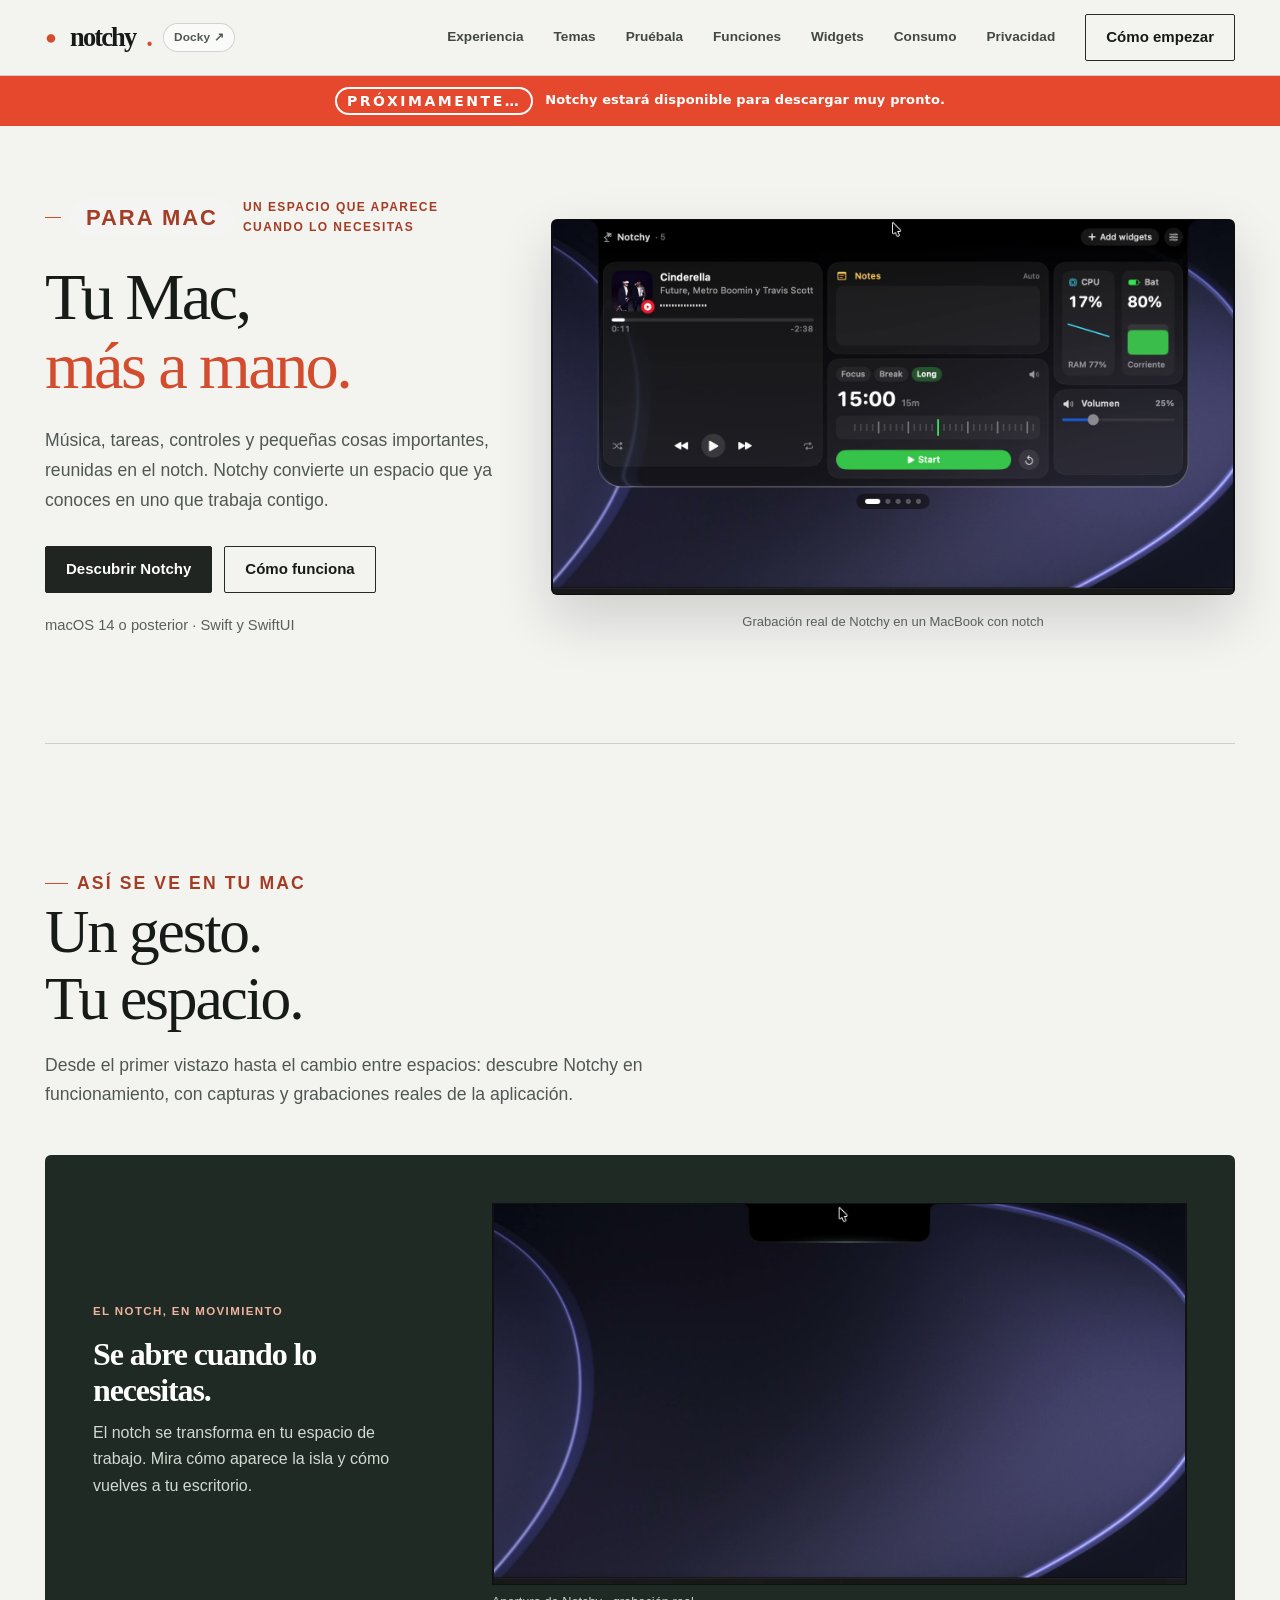
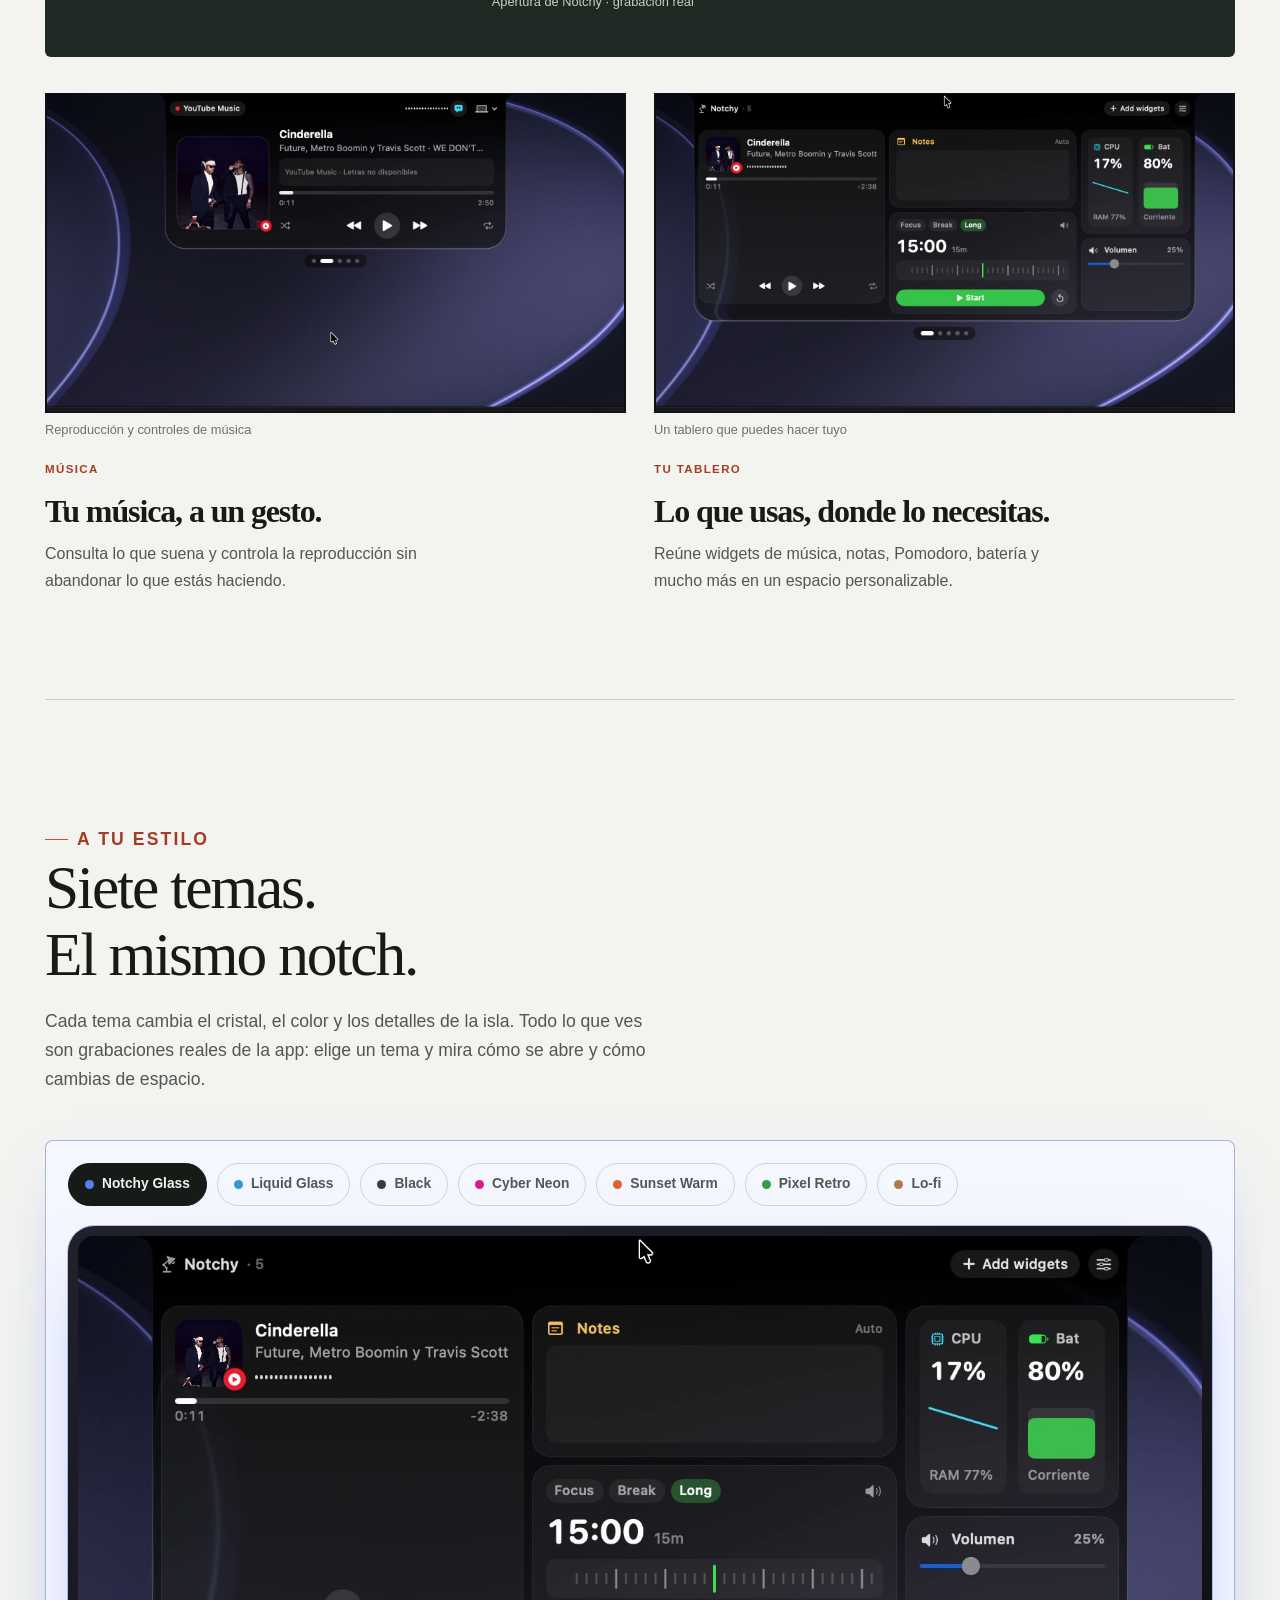
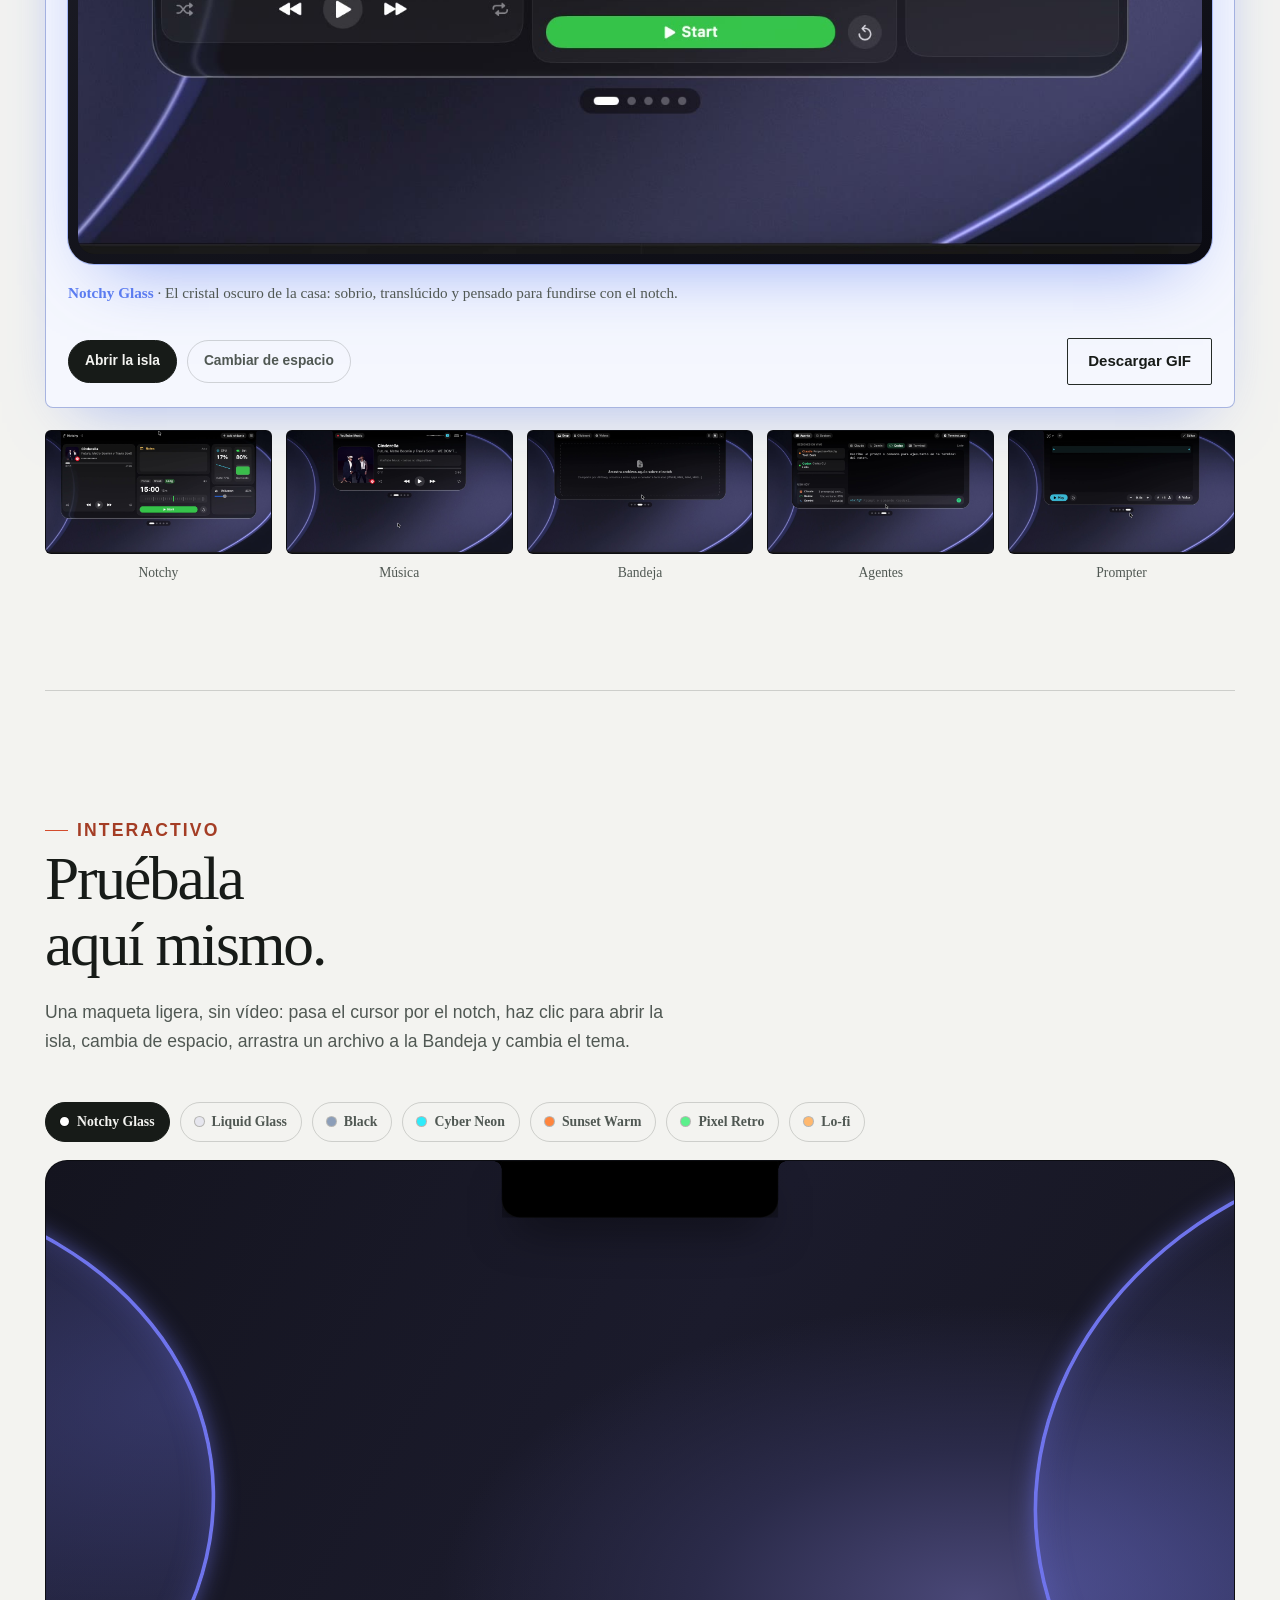
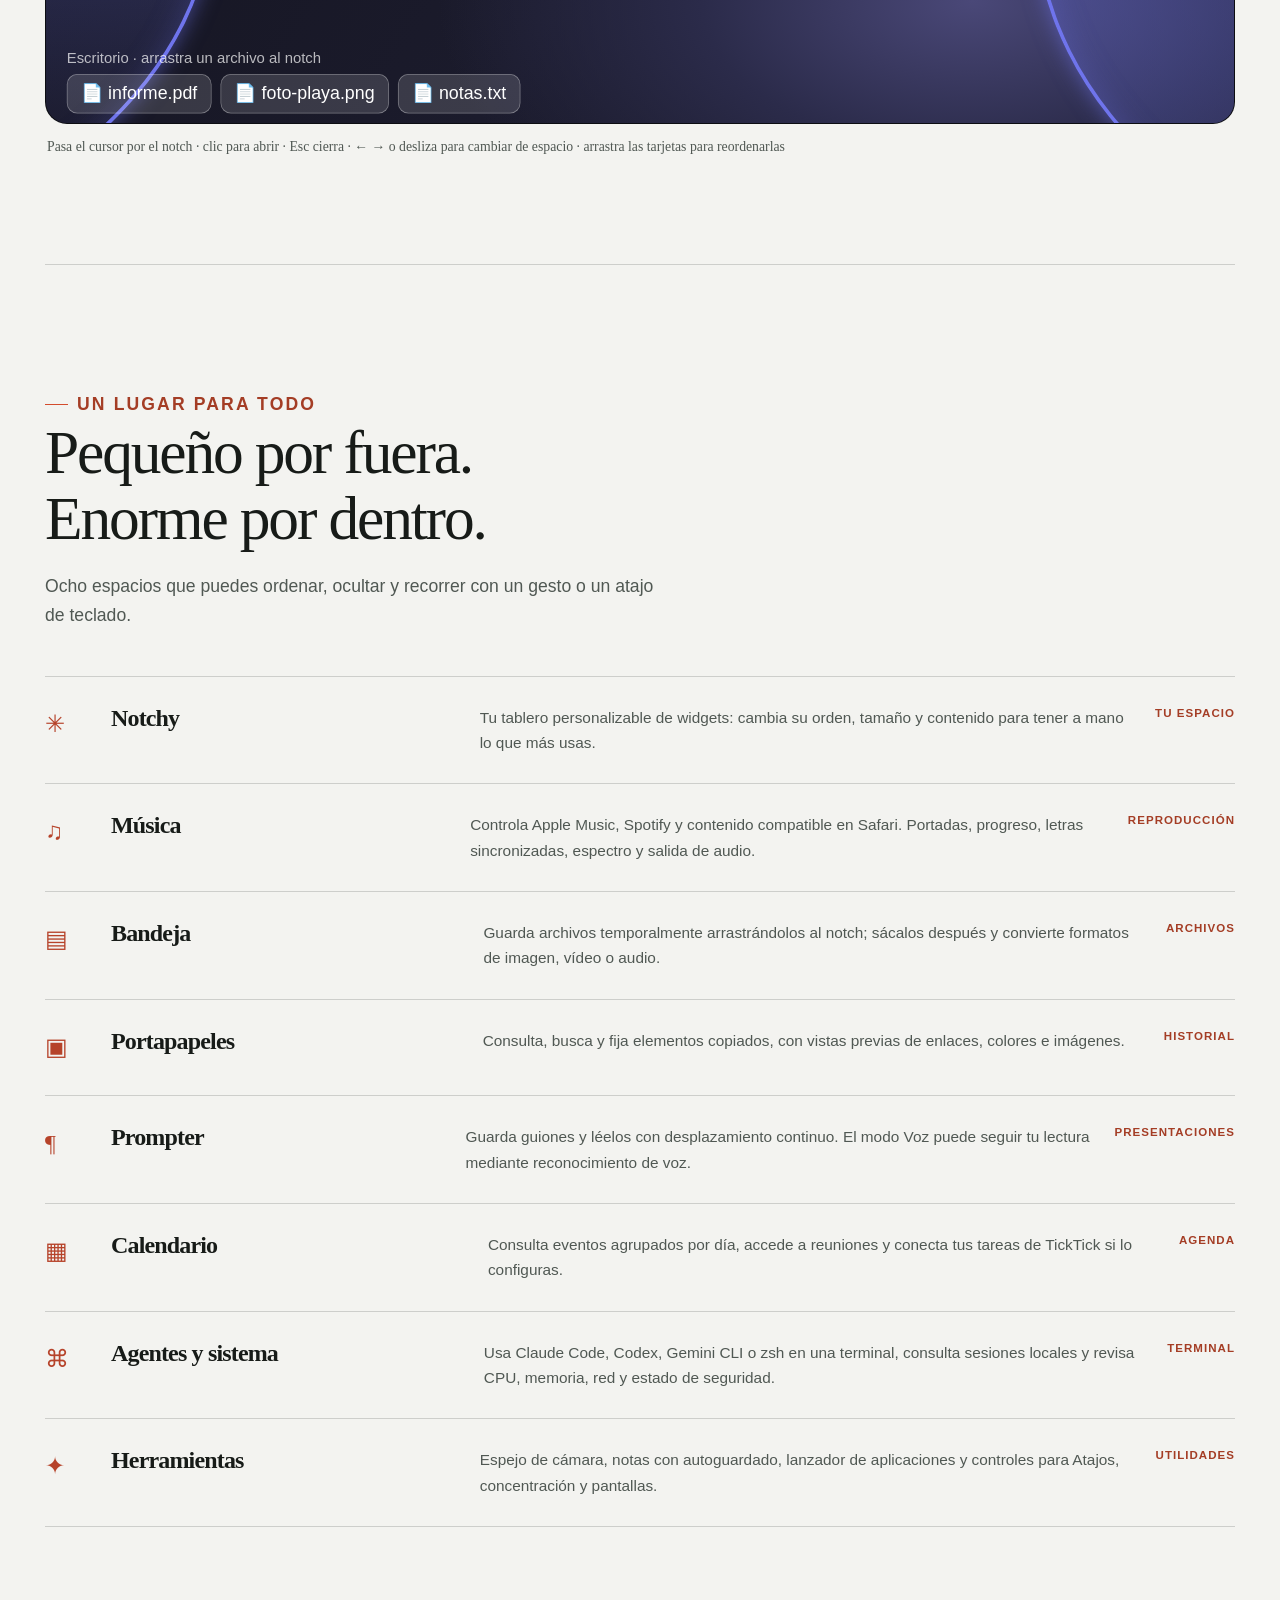
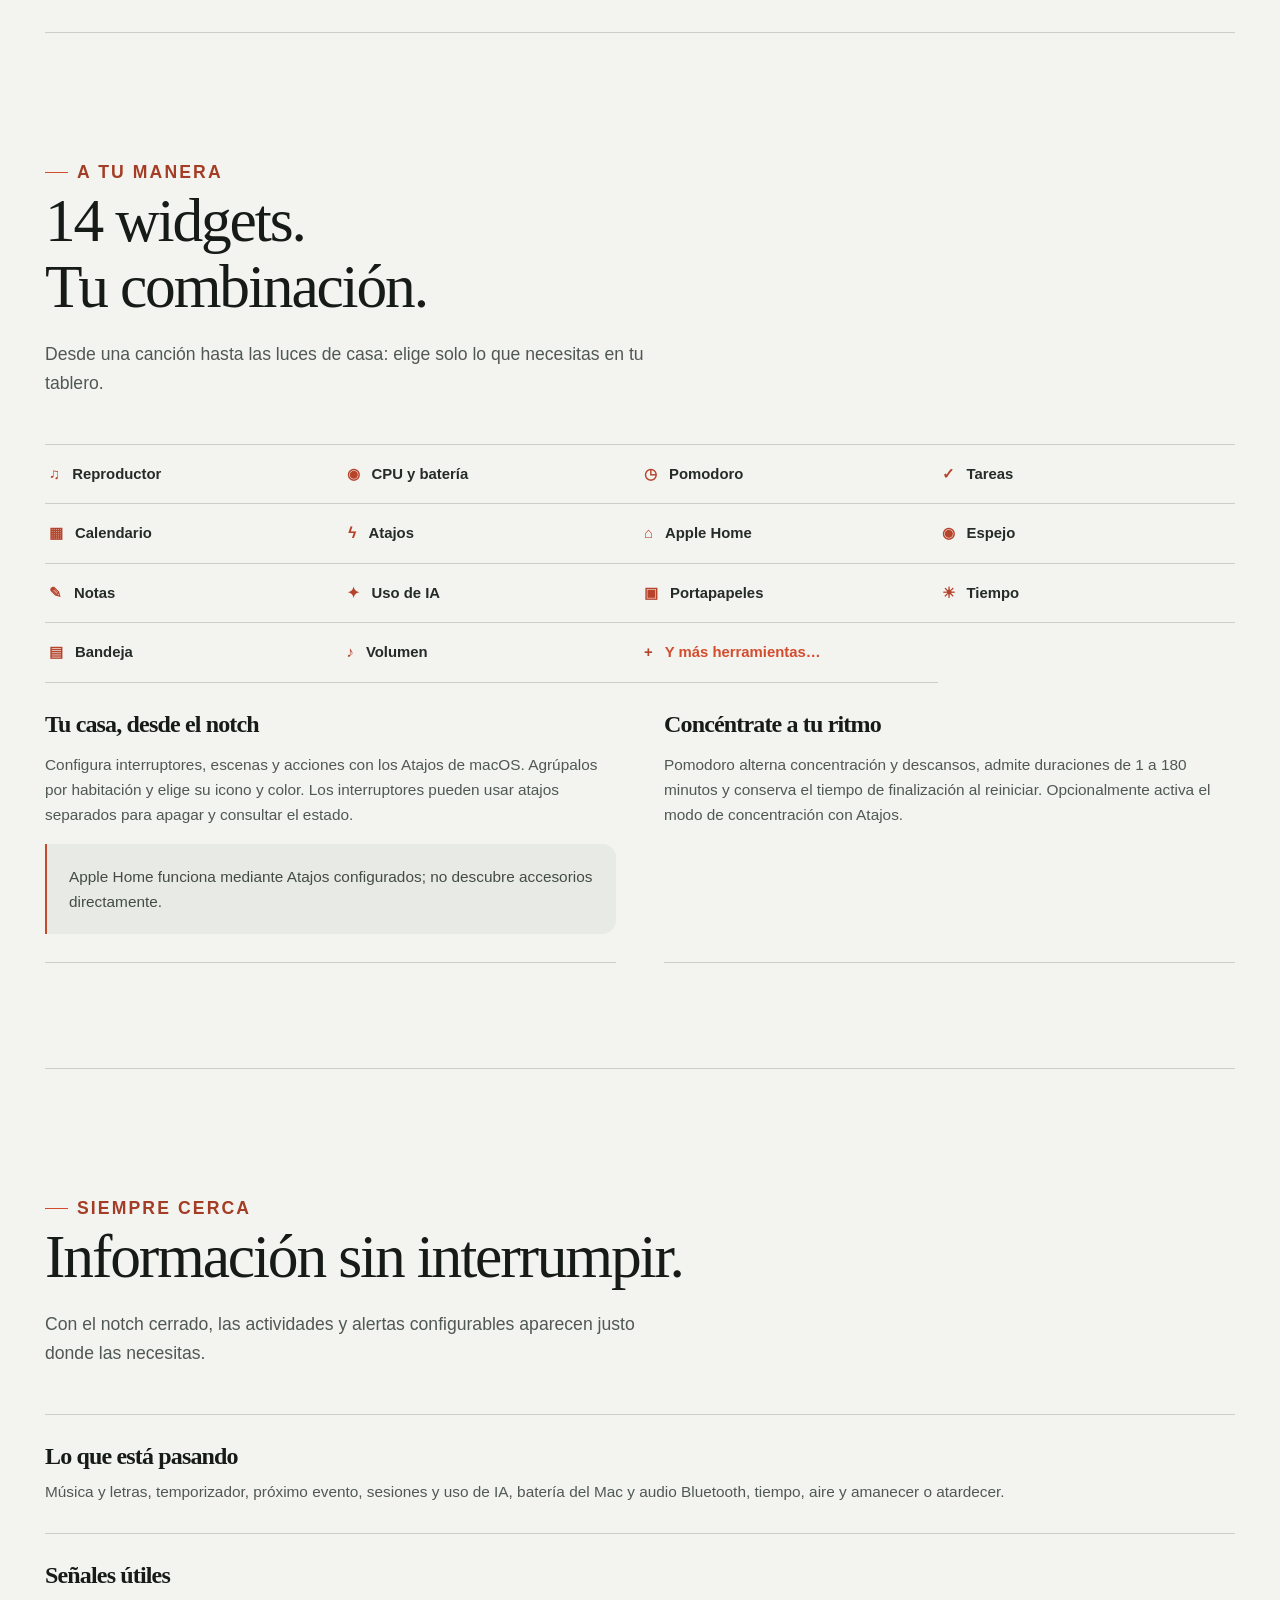
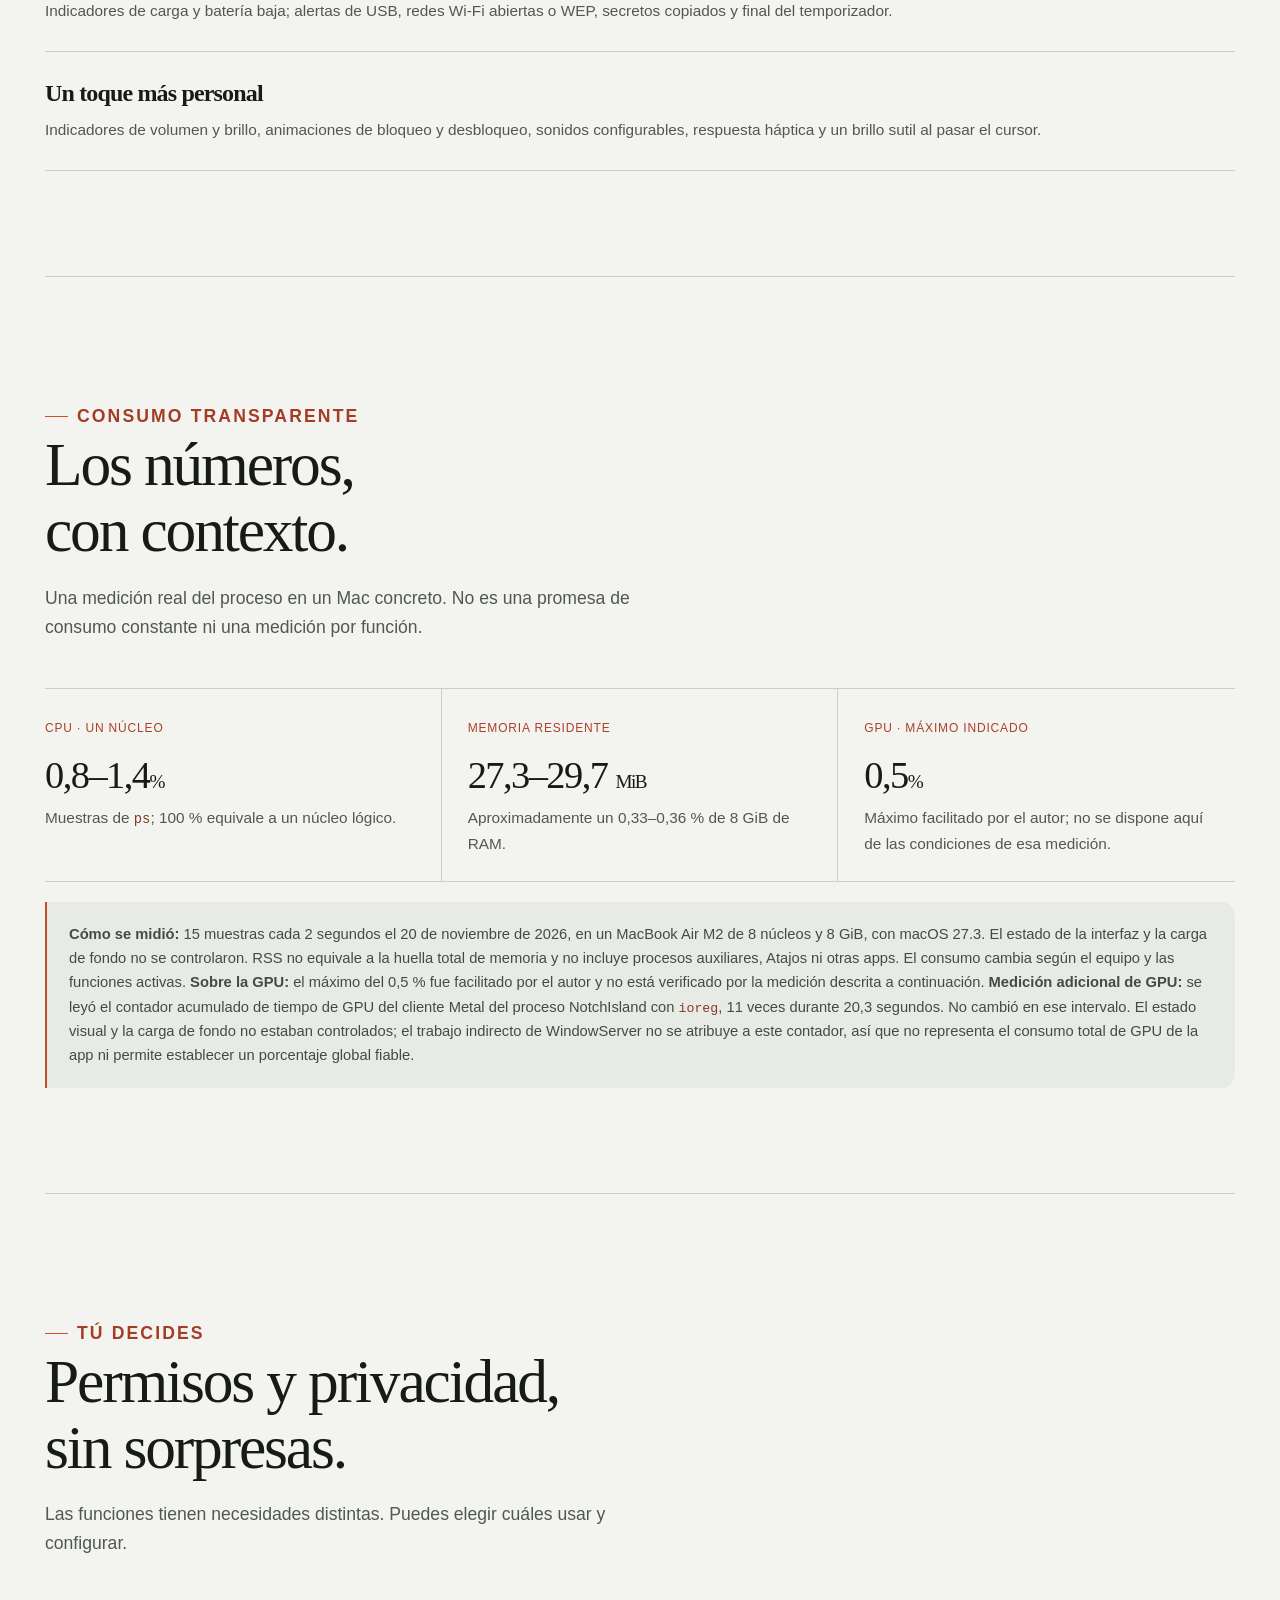
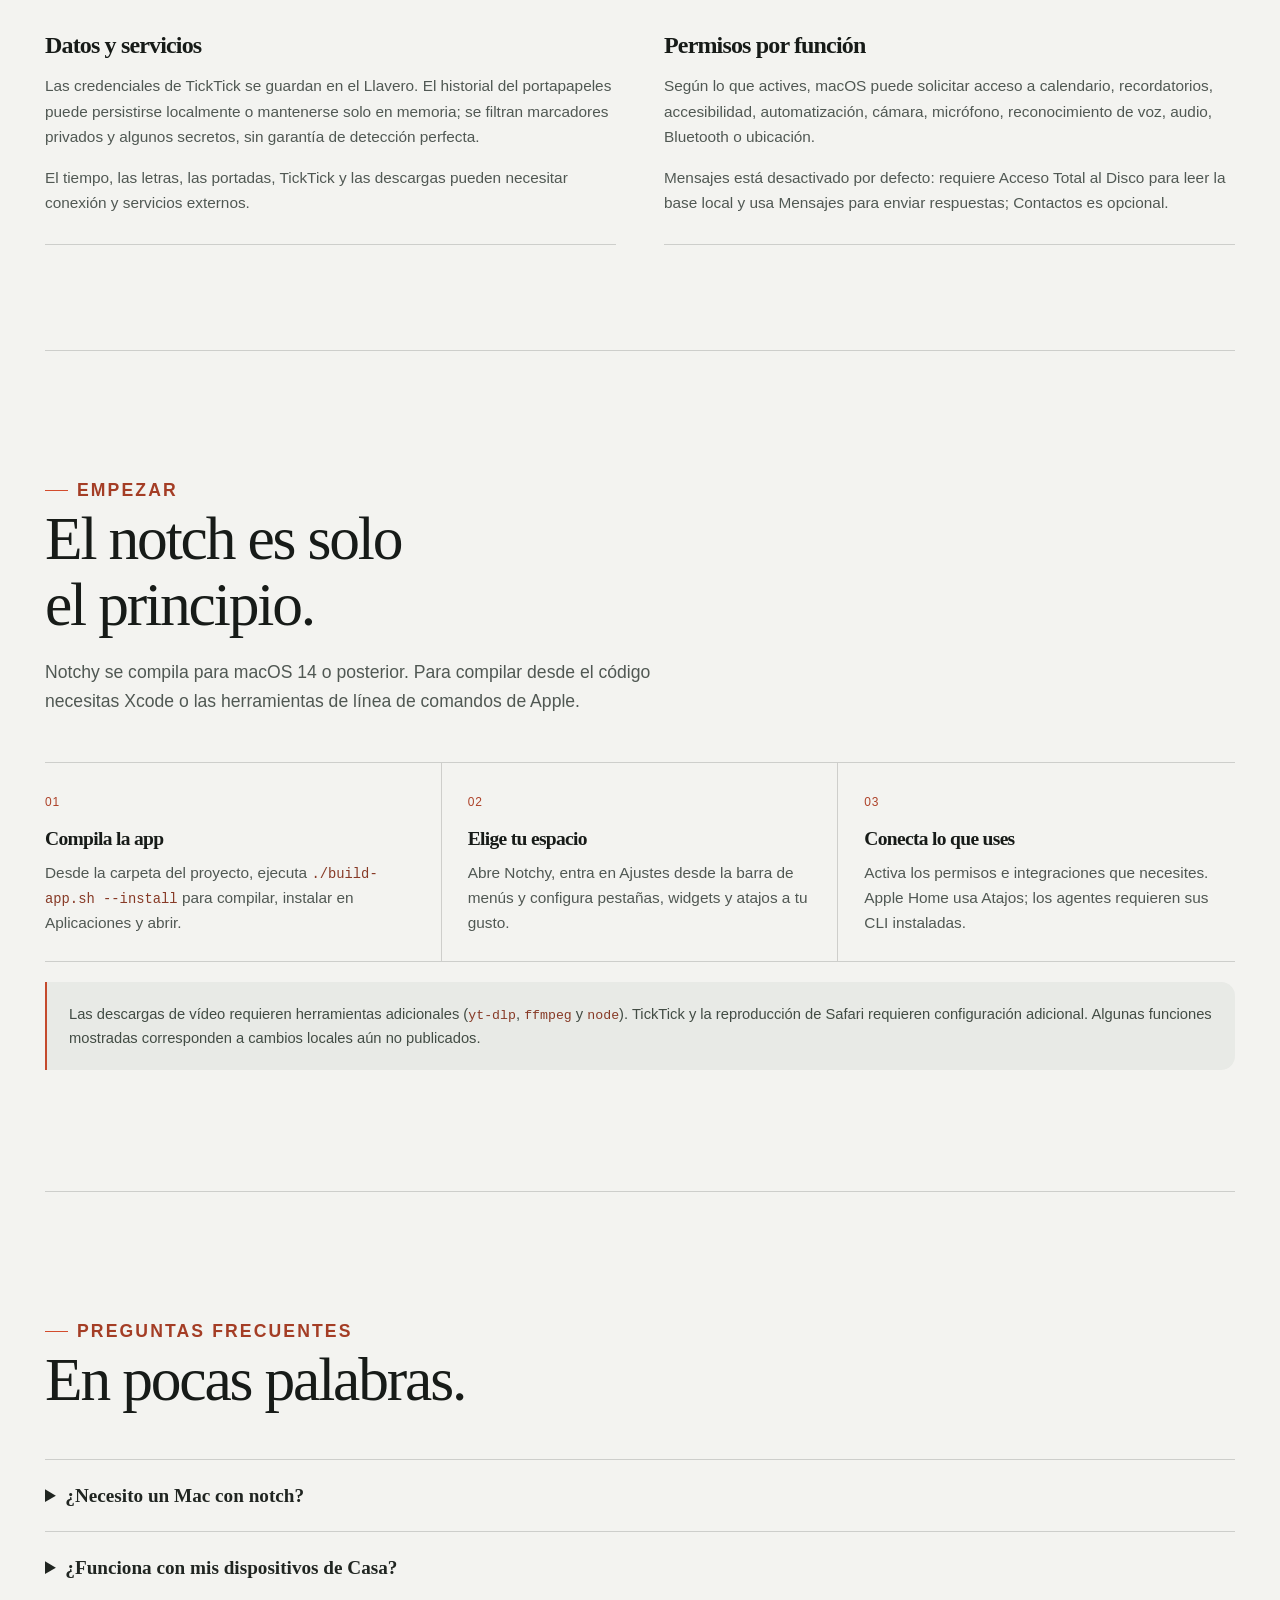
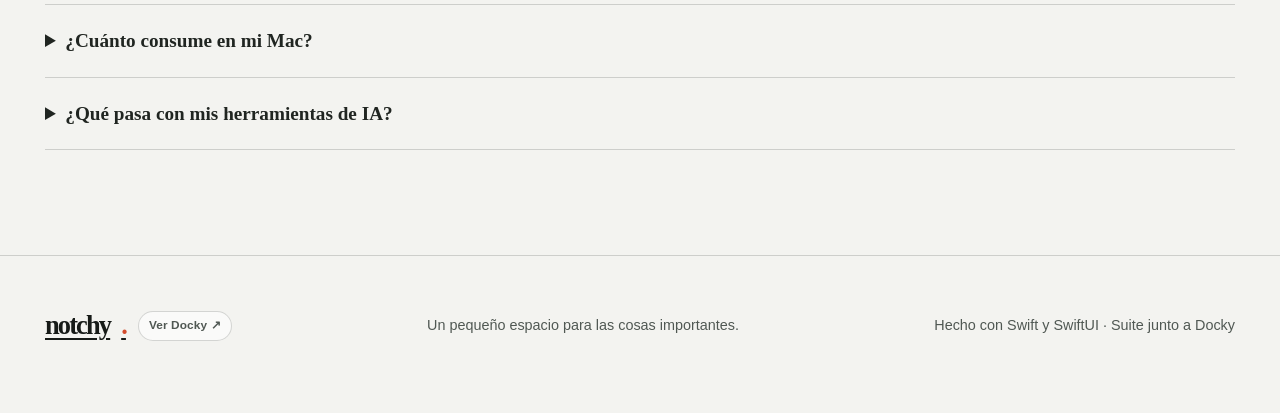
<file: notchy/index.html>
<!doctype html>
<html lang="es">
<head>
<meta charset="utf-8"><meta name="viewport" content="width=device-width, initial-scale=1"><meta name="theme-color" content="#f3f3f0">
<meta name="description" content="Descubre Notchy: música, widgets, productividad y controles reunidos alrededor del notch de tu Mac.">
<title>Notchy — Tu Mac, un poco más a mano</title><script>/* embed mode: ?embed=1 or #embed. Also reports content height to the parent page so the iframe can fit it. */(function(){var l=location,d=document.documentElement;if(!(/[?&]embed=1(&|$)/.test(l.search)||l.hash==="#embed"))return;d.classList.add("is-embed");var s=function(){parent.postMessage({embedHeight:d.scrollHeight,src:l.pathname},"*")};addEventListener("load",function(){s();if(window.ResizeObserver)new ResizeObserver(s).observe(document.body)})})();</script><link rel="stylesheet" href="styles.css">
</head>
<body>
<div class="scroll-progress" aria-hidden="true"></div>
<a class="skip-link" href="#inicio">Saltar al contenido principal</a>
<header class="nav"><div class="container nav-inner"><div class="brand-group"><a class="brand" href="#inicio"><span class="brand-mark" aria-hidden="true">●</span> notchy<span class="brand-period">.</span></a><a class="suite-pill" href="../docky/index.html" title="Ir a la web de Docky">Docky ↗</a></div><nav class="nav-links" aria-label="Navegación principal"><a href="#experiencia">Experiencia</a><a href="#temas">Temas</a><a href="#prueba">Pruébala</a><a href="#funciones">Funciones</a><a href="#widgets">Widgets</a><a href="#consumo">Consumo</a><a href="#privacidad">Privacidad</a><a class="button" href="#empezar">Cómo empezar</a></nav></div></header>
<div class="soon-banner" role="note"><span class="soon-tag">PRÓXIMAMENTE…</span><span class="soon-text">Notchy estará disponible para descargar muy pronto.</span></div>
<main id="inicio">
<section class="hero container"><div class="hero-copy"><p class="eyebrow"><span class="pill">PARA MAC</span> Un espacio que aparece cuando lo necesitas</p><h1 class="hero-title">Tu Mac,<br><span>más a mano.</span></h1><p class="lead">Música, tareas, controles y pequeñas cosas importantes, reunidas en el notch. Notchy convierte un espacio que ya conoces en uno que trabaja contigo.</p><div class="hero-actions"><a class="button button-primary" href="#funciones">Descubrir Notchy</a><a class="button" href="#empezar">Cómo funciona</a></div><p class="note">macOS 14 o posterior · Swift y SwiftUI</p></div>
<div class="hero-visual"><figure class="app-shot"><video class="app-video" muted loop playsinline preload="metadata" poster="media/dock/notchyGlass/notchy.jpg" aria-label="Grabación real de Notchy: el cursor llega al notch, la isla se abre y se recorren sus espacios"><source src="media/dock/notchyGlass/completo.mp4" type="video/mp4"></video><figcaption class="mock-caption">Grabación real de Notchy en un MacBook con notch</figcaption></figure></div></section>
<section class="experience section container" id="experiencia">
<div class="section-head"><p class="eyebrow">ASÍ SE VE EN TU MAC</p><h2>Un gesto.<br>Tu espacio.</h2><p>Desde el primer vistazo hasta el cambio entre espacios: descubre Notchy en funcionamiento, con capturas y grabaciones reales de la aplicación.</p></div>
<div class="real-stories">
<article class="real-story real-story-main"><div class="story-copy"><span class="story-label">EL NOTCH, EN MOVIMIENTO</span><h3>Se abre cuando lo necesitas.</h3><p>El notch se transforma en tu espacio de trabajo. Mira cómo aparece la isla y cómo vuelves a tu escritorio.</p></div><figure class="story-media"><video class="story-video" muted loop playsinline preload="none" poster="media/dock/notchyGlass/hover.jpg" aria-label="Grabación de la apertura de Notchy"><source src="media/dock/notchyGlass/abrir.mp4" type="video/mp4"></video><figcaption>Apertura de Notchy · grabación real</figcaption></figure></article>
<article class="real-story"><figure class="story-media"><img src="media/dock/notchyGlass/musica.jpg" alt="Vista real de los controles de música de Notchy" loading="lazy" decoding="async" width="1600" height="880"><figcaption>Reproducción y controles de música</figcaption></figure><div class="story-copy"><span class="story-label">MÚSICA</span><h3>Tu música, a un gesto.</h3><p>Consulta lo que suena y controla la reproducción sin abandonar lo que estás haciendo.</p></div></article>
<article class="real-story"><figure class="story-media"><img src="media/dock/notchyGlass/notchy.jpg" alt="Vista real del tablero Notchy con reproductor, notas, temporizador y sistema" loading="lazy" decoding="async" width="1600" height="880"><figcaption>Un tablero que puedes hacer tuyo</figcaption></figure><div class="story-copy"><span class="story-label">TU TABLERO</span><h3>Lo que usas, donde lo necesitas.</h3><p>Reúne widgets de música, notas, Pomodoro, batería y mucho más en un espacio personalizable.</p></div></article>
</div></section>
<section class="section container" id="temas"><div class="section-head"><p class="eyebrow">A TU ESTILO</p><h2>Siete temas.<br>El mismo notch.</h2><p>Cada tema cambia el cristal, el color y los detalles de la isla. Todo lo que ves son grabaciones reales de la app: elige un tema y mira cómo se abre y cómo cambias de espacio.</p></div>
<div class="theme-stage" id="theme-stage"><div class="theme-tabs" role="group" aria-label="Tema"><button class="theme-tab" type="button" data-theme="notchyGlass" style="--dot:#5b7cf0" aria-pressed="true">Notchy Glass</button><button class="theme-tab" type="button" data-theme="liquidGlass" style="--dot:#2f9bd0" aria-pressed="false" tabindex="-1">Liquid Glass</button><button class="theme-tab" type="button" data-theme="obsidianBlack" style="--dot:#3a3a46" aria-pressed="false" tabindex="-1">Black</button><button class="theme-tab" type="button" data-theme="cyberNeon" style="--dot:#d81b8f" aria-pressed="false" tabindex="-1">Cyber Neon</button><button class="theme-tab" type="button" data-theme="sunsetWarm" style="--dot:#e0622f" aria-pressed="false" tabindex="-1">Sunset Warm</button><button class="theme-tab" type="button" data-theme="pixelRetro" style="--dot:#3a9a48" aria-pressed="false" tabindex="-1">Pixel Retro</button><button class="theme-tab" type="button" data-theme="lofiCozy" style="--dot:#b07a46" aria-pressed="false" tabindex="-1">Lo-fi</button></div>
<div class="theme-screen"><div class="theme-frame"><video class="theme-video" muted loop playsinline preload="metadata" poster="media/dock/notchyGlass/notchy.jpg" aria-label="Grabación de Notchy con el tema elegido"><source src="media/dock/notchyGlass/abrir.mp4" type="video/mp4"></video></div></div>
<p class="theme-caption" id="theme-caption" aria-live="polite"></p>
<div class="theme-controls"><div class="mode-toggle" role="group" aria-label="Animación"><button class="mode-btn" type="button" data-mode="abrir" aria-pressed="true">Abrir la isla</button><button class="mode-btn" type="button" data-mode="workspaces" aria-pressed="false">Cambiar de espacio</button></div><a class="theme-gif button" href="media/dock/notchyGlass/abrir.gif" download>Descargar GIF</a></div></div>
<div class="space-strip" aria-label="Los espacios de Notchy con el tema elegido"><figure class="space"><img src="media/dock/notchyGlass/notchy.jpg" data-space="notchy" alt="Espacio Notchy de Notchy" loading="lazy" width="1600" height="880"><figcaption>Notchy</figcaption></figure><figure class="space"><img src="media/dock/notchyGlass/musica.jpg" data-space="musica" alt="Espacio Música de Notchy" loading="lazy" width="1600" height="880"><figcaption>Música</figcaption></figure><figure class="space"><img src="media/dock/notchyGlass/bandeja.jpg" data-space="bandeja" alt="Espacio Bandeja de Notchy" loading="lazy" width="1600" height="880"><figcaption>Bandeja</figcaption></figure><figure class="space"><img src="media/dock/notchyGlass/agentes.jpg" data-space="agentes" alt="Espacio Agentes de Notchy" loading="lazy" width="1600" height="880"><figcaption>Agentes</figcaption></figure><figure class="space"><img src="media/dock/notchyGlass/prompter.jpg" data-space="prompter" alt="Espacio Prompter de Notchy" loading="lazy" width="1600" height="880"><figcaption>Prompter</figcaption></figure></div></section>
<section class="section container" id="prueba"><div class="section-head"><p class="eyebrow">INTERACTIVO</p><h2>Pruébala<br>aquí mismo.</h2><p>Una maqueta ligera, sin vídeo: pasa el cursor por el notch, haz clic para abrir la isla, cambia de espacio, arrastra un archivo a la Bandeja y cambia el tema.</p></div>
<div class="sim" id="sim" data-sim-theme="notchyGlass"><div class="sim-themes" role="group" aria-label="Tema de la maqueta"><button type="button" class="sim-theme" data-sim-theme="notchyGlass" style="--dot:#ffffff" aria-pressed="true">Notchy Glass</button><button type="button" class="sim-theme" data-sim-theme="liquidGlass" style="--dot:#e6e6ee" aria-pressed="false">Liquid Glass</button><button type="button" class="sim-theme" data-sim-theme="obsidianBlack" style="--dot:#8c9eb8" aria-pressed="false">Black</button><button type="button" class="sim-theme" data-sim-theme="cyberNeon" style="--dot:#2eebfa" aria-pressed="false">Cyber Neon</button><button type="button" class="sim-theme" data-sim-theme="sunsetWarm" style="--dot:#ff853d" aria-pressed="false">Sunset Warm</button><button type="button" class="sim-theme" data-sim-theme="pixelRetro" style="--dot:#5cf08c" aria-pressed="false">Pixel Retro</button><button type="button" class="sim-theme" data-sim-theme="lofiCozy" style="--dot:#ffb86e" aria-pressed="false">Lo-fi</button></div>
<div class="sim-view" id="sim-view"><div class="sim-world" id="sim-world"><div class="sim-wall" aria-hidden="true"><i></i><i></i></div>
<div class="n" id="sim-island" data-state="closed" role="region" aria-label="Isla de Notchy simulada"><div class="n-surface"><div class="n-bg"></div><div class="n-ov"></div><div class="n-deco"></div><div class="n-glow"></div></div>
<button type="button" class="n-btn" id="sim-notch" aria-expanded="false" aria-controls="sim-body" aria-label="Notch: haz clic para abrir la isla"></button>
<div class="n-body" id="sim-body"></div></div>
<div class="n-pager" id="sim-pager" role="tablist" aria-label="Espacios de Notchy" hidden></div>
<div class="sim-desk"><span class="sim-desk-label">Escritorio · arrastra un archivo al notch</span><div class="sim-files" id="sim-files"></div></div></div></div>
<p class="sim-hint" id="sim-hint" role="status" aria-live="polite">Pasa el cursor por el notch · clic para abrir · Esc cierra · ← → o desliza para cambiar de espacio · arrastra las tarjetas para reordenarlas</p></div>
</section>
<section class="section container" id="funciones"><div class="section-head"><p class="eyebrow">UN LUGAR PARA TODO</p><h2>Pequeño por fuera.<br>Enorme por dentro.</h2><p>Ocho espacios que puedes ordenar, ocultar y recorrer con un gesto o un atajo de teclado.</p></div><div class="feature-grid">
<article class="feature-card"><span class="icon">✳</span><h3>Notchy</h3><p>Tu tablero personalizable de widgets: cambia su orden, tamaño y contenido para tener a mano lo que más usas.</p><span class="tag">TU ESPACIO</span></article>
<article class="feature-card"><span class="icon">♫</span><h3>Música</h3><p>Controla Apple Music, Spotify y contenido compatible en Safari. Portadas, progreso, letras sincronizadas, espectro y salida de audio.</p><span class="tag">REPRODUCCIÓN</span></article>
<article class="feature-card"><span class="icon">▤</span><h3>Bandeja</h3><p>Guarda archivos temporalmente arrastrándolos al notch; sácalos después y convierte formatos de imagen, vídeo o audio.</p><span class="tag">ARCHIVOS</span></article>
<article class="feature-card"><span class="icon">▣</span><h3>Portapapeles</h3><p>Consulta, busca y fija elementos copiados, con vistas previas de enlaces, colores e imágenes.</p><span class="tag">HISTORIAL</span></article>
<article class="feature-card"><span class="icon">¶</span><h3>Prompter</h3><p>Guarda guiones y léelos con desplazamiento continuo. El modo Voz puede seguir tu lectura mediante reconocimiento de voz.</p><span class="tag">PRESENTACIONES</span></article>
<article class="feature-card"><span class="icon">▦</span><h3>Calendario</h3><p>Consulta eventos agrupados por día, accede a reuniones y conecta tus tareas de TickTick si lo configuras.</p><span class="tag">AGENDA</span></article>
<article class="feature-card"><span class="icon">⌘</span><h3>Agentes y sistema</h3><p>Usa Claude Code, Codex, Gemini CLI o zsh en una terminal, consulta sesiones locales y revisa CPU, memoria, red y estado de seguridad.</p><span class="tag">TERMINAL</span></article>
<article class="feature-card"><span class="icon">✦</span><h3>Herramientas</h3><p>Espejo de cámara, notas con autoguardado, lanzador de aplicaciones y controles para Atajos, concentración y pantallas.</p><span class="tag">UTILIDADES</span></article>
</div></section>
<section class="section container" id="widgets"><div class="section-head"><p class="eyebrow">A TU MANERA</p><h2>14 widgets.<br>Tu combinación.</h2><p>Desde una canción hasta las luces de casa: elige solo lo que necesitas en tu tablero.</p></div><div class="widget-grid">
<div class="widget"><span>♫</span> Reproductor</div><div class="widget"><span>◉</span> CPU y batería</div><div class="widget"><span>◷</span> Pomodoro</div><div class="widget"><span>✓</span> Tareas</div><div class="widget"><span>▦</span> Calendario</div><div class="widget"><span>ϟ</span> Atajos</div><div class="widget"><span>⌂</span> Apple Home</div><div class="widget"><span>◉</span> Espejo</div><div class="widget"><span>✎</span> Notas</div><div class="widget"><span>✦</span> Uso de IA</div><div class="widget"><span>▣</span> Portapapeles</div><div class="widget"><span>☀</span> Tiempo</div><div class="widget"><span>▤</span> Bandeja</div><div class="widget"><span>♪</span> Volumen</div><button type="button" class="widget widget-more-tile" aria-expanded="false" aria-controls="more-notchy-drawer"><span>+</span> Y más herramientas…</button></div>
<div class="more-drawer" id="more-notchy-drawer" hidden><div class="more-categories"><div class="more-category"><h4>Espacios y herramientas</h4><div class="more-pills"><span>Prompter con modo Voz</span><span>Conversor en Bandeja</span><span>Lanzador de apps</span><span>Control de pantallas</span><span>Modo Concentración</span></div></div><div class="more-category"><h4>Agentes y seguridad</h4><div class="more-pills"><span>Claude Code</span><span>Codex</span><span>Gemini CLI</span><span>Terminal zsh</span><span>Alertas Wi-Fi / USB</span><span>Filtro de secretos</span></div></div><div class="more-category"><h4>Ecosistema y HUD</h4><div class="more-pills"><span>Coordinación con Docky</span><span>Letras sincronizadas</span><span>Espectro de audio</span><span>TickTick</span><span>Respuesta háptica</span></div></div></div></div>
<div class="details-grid"><article class="feature-card"><h3>Tu casa, desde el notch</h3><p>Configura interruptores, escenas y acciones con los Atajos de macOS. Agrúpalos por habitación y elige su icono y color. Los interruptores pueden usar atajos separados para apagar y consultar el estado.</p><p class="note">Apple Home funciona mediante Atajos configurados; no descubre accesorios directamente.</p></article><article class="feature-card"><h3>Concéntrate a tu ritmo</h3><p>Pomodoro alterna concentración y descansos, admite duraciones de 1 a 180 minutos y conserva el tiempo de finalización al reiniciar. Opcionalmente activa el modo de concentración con Atajos.</p></article></div></section>
<section class="section container"><div class="section-head"><p class="eyebrow">SIEMPRE CERCA</p><h2>Información sin interrumpir.</h2><p>Con el notch cerrado, las actividades y alertas configurables aparecen justo donde las necesitas.</p></div><div class="feature-grid"><article class="feature-card"><h3>Lo que está pasando</h3><p>Música y letras, temporizador, próximo evento, sesiones y uso de IA, batería del Mac y audio Bluetooth, tiempo, aire y amanecer o atardecer.</p></article><article class="feature-card"><h3>Señales útiles</h3><p>Indicadores de carga y batería baja; alertas de USB, redes Wi-Fi abiertas o WEP, secretos copiados y final del temporizador.</p></article><article class="feature-card"><h3>Un toque más personal</h3><p>Indicadores de volumen y brillo, animaciones de bloqueo y desbloqueo, sonidos configurables, respuesta háptica y un brillo sutil al pasar el cursor.</p></article></div></section>
<section class="section container" id="consumo"><div class="section-head"><p class="eyebrow">CONSUMO TRANSPARENTE</p><h2>Los números,<br>con contexto.</h2><p>Una medición real del proceso en un Mac concreto. No es una promesa de consumo constante ni una medición por función.</p></div><div class="metrics"><div class="metric"><span>CPU · UN NÚCLEO</span><strong>0,8–1,4<span>%</span></strong><p>Muestras de <code>ps</code>; 100 % equivale a un núcleo lógico.</p></div><div class="metric"><span>MEMORIA RESIDENTE</span><strong>27,3–29,7 <span>MiB</span></strong><p>Aproximadamente un 0,33–0,36 % de 8 GiB de RAM.</p></div><div class="metric"><span>GPU · MÁXIMO INDICADO</span><strong>0,5<span>%</span></strong><p>Máximo facilitado por el autor; no se dispone aquí de las condiciones de esa medición.</p></div></div><div class="note"><strong>Cómo se midió:</strong> 15 muestras cada 2 segundos el 20 de noviembre de 2026, en un MacBook Air M2 de 8 núcleos y 8 GiB, con macOS 27.3. El estado de la interfaz y la carga de fondo no se controlaron. RSS no equivale a la huella total de memoria y no incluye procesos auxiliares, Atajos ni otras apps. El consumo cambia según el equipo y las funciones activas. <strong>Sobre la GPU:</strong> el máximo del 0,5 % fue facilitado por el autor y no está verificado por la medición descrita a continuación. <strong>Medición adicional de GPU:</strong> se leyó el contador acumulado de tiempo de GPU del cliente Metal del proceso NotchIsland con <code>ioreg</code>, 11 veces durante 20,3 segundos. No cambió en ese intervalo. El estado visual y la carga de fondo no estaban controlados; el trabajo indirecto de WindowServer no se atribuye a este contador, así que no representa el consumo total de GPU de la app ni permite establecer un porcentaje global fiable.</div></section>
<section class="section container" id="privacidad"><div class="section-head"><p class="eyebrow">TÚ DECIDES</p><h2>Permisos y privacidad,<br>sin sorpresas.</h2><p>Las funciones tienen necesidades distintas. Puedes elegir cuáles usar y configurar.</p></div><div class="details-grid"><article class="feature-card"><h3>Datos y servicios</h3><p>Las credenciales de TickTick se guardan en el Llavero. El historial del portapapeles puede persistirse localmente o mantenerse solo en memoria; se filtran marcadores privados y algunos secretos, sin garantía de detección perfecta.</p><p>El tiempo, las letras, las portadas, TickTick y las descargas pueden necesitar conexión y servicios externos.</p></article><article class="feature-card"><h3>Permisos por función</h3><p>Según lo que actives, macOS puede solicitar acceso a calendario, recordatorios, accesibilidad, automatización, cámara, micrófono, reconocimiento de voz, audio, Bluetooth o ubicación.</p><p>Mensajes está desactivado por defecto: requiere Acceso Total al Disco para leer la base local y usa Mensajes para enviar respuestas; Contactos es opcional.</p></article></div></section>
<section class="section container" id="empezar"><div class="section-head"><p class="eyebrow">EMPEZAR</p><h2>El notch es solo<br>el principio.</h2><p>Notchy se compila para macOS 14 o posterior. Para compilar desde el código necesitas Xcode o las herramientas de línea de comandos de Apple.</p></div><div class="steps"><article class="step"><span>01</span><h3>Compila la app</h3><p>Desde la carpeta del proyecto, ejecuta <code>./build-app.sh --install</code> para compilar, instalar en Aplicaciones y abrir.</p></article><article class="step"><span>02</span><h3>Elige tu espacio</h3><p>Abre Notchy, entra en Ajustes desde la barra de menús y configura pestañas, widgets y atajos a tu gusto.</p></article><article class="step"><span>03</span><h3>Conecta lo que uses</h3><p>Activa los permisos e integraciones que necesites. Apple Home usa Atajos; los agentes requieren sus CLI instaladas.</p></article></div><p class="note">Las descargas de vídeo requieren herramientas adicionales (<code>yt-dlp</code>, <code>ffmpeg</code> y <code>node</code>). TickTick y la reproducción de Safari requieren configuración adicional. Algunas funciones mostradas corresponden a cambios locales aún no publicados.</p></section>
<section class="section container"><div class="section-head"><p class="eyebrow">PREGUNTAS FRECUENTES</p><h2>En pocas palabras.</h2></div><div class="faq"><details><summary>¿Necesito un Mac con notch?</summary><p>La interfaz está pensada para el notch del MacBook; las opciones de pantalla dependen de la configuración de la app.</p></details><details><summary>¿Funciona con mis dispositivos de Casa?</summary><p>Puede ejecutar Atajos que controles y configures para accesorios y escenas de Casa. No conecta ni descubre los dispositivos directamente.</p></details><details><summary>¿Cuánto consume en mi Mac?</summary><p>Depende de tu equipo, la actividad y las funciones activas. La muestra de esta página es orientativa. La medición del cliente directo de GPU no incluye necesariamente la composición de macOS.</p></details><details><summary>¿Qué pasa con mis herramientas de IA?</summary><p>Notchy puede abrir las CLI compatibles ya instaladas y leer registros locales para mostrar actividad. Los comandos se ejecutan con los permisos de tu usuario.</p></details></div></section>
</main><footer class="footer"><div class="container"><div class="brand-group"><a class="brand" href="#inicio">notchy<span class="brand-period">.</span></a><a class="suite-pill" href="../docky/index.html">Ver Docky ↗</a></div><p>Un pequeño espacio para las cosas importantes.</p><p>Hecho con Swift y SwiftUI · Suite junto a Docky</p></div></footer>
<script>
(() => {
  const root = document.querySelector('#temas');
  const motion = matchMedia('(prefers-reduced-motion: reduce)');
  if (root) {
    const stage = root.querySelector('#theme-stage');
    const screen = root.querySelector('.theme-screen');
    const video = root.querySelector('.theme-video');
    const caption = root.querySelector('#theme-caption');
    const tabs = [...root.querySelectorAll('.theme-tab')];
    const modes = [...root.querySelectorAll('.mode-btn')];
    const gif = root.querySelector('.theme-gif');
    const imgs = [...root.querySelectorAll('img[data-space]')];
    const INFO = {
      notchyGlass: ['Notchy Glass', 'El cristal oscuro de la casa: sobrio, translúcido y pensado para fundirse con el notch.', '#5b7cf0'],
      liquidGlass: ['Liquid Glass', 'Superficie líquida y luminosa que refracta lo que hay detrás, al estilo de macOS 26.', '#2f9bd0'],
      obsidianBlack: ['Black', 'Negro obsidiana de alto contraste: la isla se une al notch como una sola pieza.', '#3a3a46'],
      cyberNeon: ['Cyber Neon', 'Bordes de neón magenta y cian sobre fondo nocturno, con aire de ciudad futurista.', '#d81b8f'],
      sunsetWarm: ['Sunset Warm', 'Degradados de atardecer en naranjas y rosas cálidos para una isla acogedora.', '#e0622f'],
      pixelRetro: ['Pixel Retro', 'Estética de consola clásica: bordes duros, tipografía pixelada y verdes de fósforo.', '#3a9a48'],
      lofiCozy: ['Lo-fi', 'Tonos de madera y papel, suaves y relajados, ideales para estudiar con música.', '#b07a46']
    };
    let theme = 'notchyGlass', mode = 'abrir', swapTimer = 0;
    const base = () => `media/dock/${theme}/`;
    const play = () => { if (motion.matches || !screen.getBoundingClientRect().height) return; const r = video.getBoundingClientRect(); if (r.bottom < 0 || r.top > innerHeight) return; const p = video.play(); if (p && p.catch) p.catch(() => {}); };
    const render = () => {
      const src = base() + (mode === 'abrir' ? 'abrir' : 'workspaces');
      const info = INFO[theme];
      video.muted = true;
      video.poster = base() + 'notchy.jpg';
      video.querySelector('source').src = src + '.mp4';
      video.load();
      play();
      gif.href = src + '.gif';
      imgs.forEach(i => { i.src = base() + i.dataset.space + '.jpg'; });
      tabs.forEach(t => { const on = t.dataset.theme === theme; t.setAttribute('aria-pressed', String(on)); t.tabIndex = on ? 0 : -1; });
      modes.forEach(m => m.setAttribute('aria-pressed', String(m.dataset.mode === mode)));
      stage.style.setProperty('--accent', info[2]);
      caption.innerHTML = '';
      const strong = document.createElement('strong');
      strong.textContent = info[0];
      caption.append(strong, ' · ' + info[1]);
      clearTimeout(swapTimer);
      swapTimer = setTimeout(() => screen.classList.remove('is-switching'), 380);
      video.addEventListener('loadeddata', () => screen.classList.remove('is-switching'), { once: true });
    };
    // Fade out, swap the media, fade back in (instant with reduced motion).
    const change = fn => {
      if (motion.matches) { fn(); return; }
      screen.classList.add('is-switching');
      setTimeout(fn, 110);
    };
    const setTheme = (t, focus) => {
      if (t === theme) return;
      change(() => { theme = t; render(); });
      if (focus) { const tab = tabs.find(x => x.dataset.theme === t); if (tab) tab.focus(); }
    };
    tabs.forEach((t, i) => {
      t.addEventListener('click', () => setTheme(t.dataset.theme));
      t.addEventListener('keydown', e => {
        const step = { ArrowRight: 1, ArrowDown: 1, ArrowLeft: -1, ArrowUp: -1 }[e.key];
        let n = null;
        if (step) n = (i + step + tabs.length) % tabs.length;
        else if (e.key === 'Home') n = 0;
        else if (e.key === 'End') n = tabs.length - 1;
        if (n === null) return;
        e.preventDefault();
        tabs.forEach((x, j) => { x.tabIndex = j === n ? 0 : -1; });
        setTheme(tabs[n].dataset.theme, true);
      });
    });
    modes.forEach(m => m.addEventListener('click', () => { if (m.dataset.mode === mode) return; change(() => { mode = m.dataset.mode; render(); }); }));
    render();
  }

  const videos = [...document.querySelectorAll('.app-video, .story-video, .theme-video')];
  if ('IntersectionObserver' in window) {
    const observer = new IntersectionObserver(entries => entries.forEach(entry => {
      if (entry.isIntersecting && !motion.matches) entry.target.play().catch(() => {});
      else entry.target.pause();
    }), { threshold: 0.3 });
    videos.forEach(v => observer.observe(v));
    motion.addEventListener('change', () => videos.forEach(v => {
      if (motion.matches) v.pause();
      else { const r = v.getBoundingClientRect(); if (r.bottom > 0 && r.top < innerHeight) v.play().catch(() => {}); }
    }));
  } else if (!motion.matches) videos.forEach(v => v.play().catch(() => {}));

  document.querySelectorAll('[aria-controls][aria-expanded]').forEach(btn => {
    const panel = document.getElementById(btn.getAttribute('aria-controls'));
    if (!panel) return;
    btn.addEventListener('click', () => {
      const nextOpen = btn.getAttribute('aria-expanded') !== 'true';
      btn.setAttribute('aria-expanded', String(nextOpen));
      panel.hidden = !nextOpen;
    });
  });

  const progressBar = document.querySelector('.scroll-progress');
  if (progressBar && !motion.matches) {
    let ticking = false;
    const updateProgress = () => {
      const maxScroll = document.documentElement.scrollHeight - window.innerHeight;
      const ratio = maxScroll > 0 ? Math.min(1, Math.max(0, window.scrollY / maxScroll)) : 0;
      progressBar.style.transform = `scaleX(${ratio})`;
      ticking = false;
    };
    window.addEventListener('scroll', () => {
      if (!ticking) { ticking = true; requestAnimationFrame(updateProgress); }
    }, { passive: true });
    updateProgress();
  }

  const revealTargets = [...document.querySelectorAll('.section-head, .real-story, .theme-stage, .space-strip, .feature-card, .widget-grid, .metric, .step, .faq details')];
  if (revealTargets.length > 0 && 'IntersectionObserver' in window && !motion.matches) {
    document.documentElement.classList.add('has-reveal');
    revealTargets.forEach((el, idx) => {
      el.setAttribute('data-reveal', '');
      const parent = el.parentElement;
      const siblingIndex = parent ? [...parent.children].indexOf(el) : idx;
      el.style.setProperty('--reveal-delay', `${Math.min(Math.max(siblingIndex, 0) * 55, 220)}ms`);
    });
    const revealObserver = new IntersectionObserver((entries, obs) => {
      entries.forEach(entry => {
        if (entry.isIntersecting) {
          entry.target.classList.add('is-visible');
          obs.unobserve(entry.target);
        }
      });
    }, { threshold: 0.1, rootMargin: '0px 0px -36px 0px' });
    revealTargets.forEach(el => revealObserver.observe(el));
  }
})();
</script>
<script src="script.js" defer></script></body></html>
</file>
<file: styles.css>
/* Tokens inherited from the Notchy and Docky sites (light, editorial). */
:root{color-scheme:light;--bg:#f3f3f0;--surface:#fff;--panel:#e8e9e6;--line:rgba(21,25,23,.17);--muted:#505853;--white:#171b18;--accent:#d34c2d;--accent-ink:#a43d25;--radius:4px;--max:1190px;--serif:Georgia,'Times New Roman',serif;--sans:-apple-system,BlinkMacSystemFont,'Segoe UI',sans-serif;--ease:cubic-bezier(.22,1,.36,1);font-family:var(--sans);scroll-behavior:smooth}
*{box-sizing:border-box}
body{margin:0;background:var(--bg);color:var(--white);font-family:Georgia,'Times New Roman',serif;font-size:1rem;line-height:1.65;overflow-x:clip}
a{color:inherit;text-decoration:none}a:hover{color:#aa3a20}
img,svg,video{max-width:100%;display:block}button{font:inherit}
p{margin:0 0 1rem;color:var(--muted);font-family:var(--sans)}
h1,h2,h3,h4{font-family:var(--serif);font-weight:400;line-height:1.1;letter-spacing:-.035em;margin:0;color:var(--white)}
h1{font-size:clamp(2.6rem,6vw,5.4rem);line-height:1.02}h2{font-size:clamp(2.1rem,4.6vw,4.2rem)}h3{font-size:1.5rem}h4{font-size:1.1rem}
ul{padding-left:1.2rem;color:var(--muted);font-family:var(--sans)}li+li{margin-top:.4rem}
::selection{background:#e9b4a6;color:#171b18}
:focus-visible{outline:3px solid var(--accent);outline-offset:3px}
.container{width:min(var(--max),calc(100% - 64px));margin-inline:auto}
.visually-hidden{position:absolute;width:1px;height:1px;overflow:hidden;clip:rect(0 0 0 0);white-space:nowrap}
.skip-link{position:absolute;left:16px;top:-60px;z-index:50;padding:10px 14px;background:var(--white);color:#fff;font-family:var(--sans);border-radius:2px}.skip-link:focus{top:12px;color:#fff}

/* Nav */
.nav{width:min(var(--max),calc(100% - 64px));margin:auto;padding:20px 0;border-bottom:1px solid var(--line)}
.nav-inner{display:flex;align-items:center;justify-content:space-between;gap:24px}
.brand-group{display:flex;align-items:center;gap:12px;flex-wrap:wrap}
.brand{display:inline-flex;align-items:center;gap:8px;font-family:var(--serif);font-weight:700;font-size:1.65rem;letter-spacing:-.07em;flex:none}
.brand-mark{color:var(--accent);font-size:.6em}.brand-period{color:var(--accent)}
.nav-links{display:flex;align-items:center;gap:30px;color:#424943;font-family:var(--sans);font-size:.85rem;font-weight:600}
.suite-pill{display:inline-flex;align-items:center;gap:4px;padding:4px 10px;border:1px solid var(--line);border-radius:999px;background:rgba(255,255,255,.6);color:var(--muted);font-family:var(--sans);font-size:.74rem;font-weight:600;letter-spacing:.01em;transition:border-color .2s,color .2s,background-color .2s}
.suite-pill:hover{border-color:var(--accent);color:var(--accent);background:var(--surface)}

/* Buttons, tags, eyebrow */
.button{display:inline-flex;justify-content:center;align-items:center;gap:.5rem;padding:13px 20px;border:1px solid #252b27;border-radius:2px;background:transparent;color:#171b18;font-family:var(--sans);font-size:.94rem;font-weight:700;line-height:1.25;cursor:pointer;transition:background .2s,border-color .2s,color .2s}
.button:hover{color:#fff;background:#202521;border-color:#202521}
.button-primary{background:#202521;border-color:#202521;color:#fff}.button-primary:hover{background:var(--accent);border-color:var(--accent);color:#fff}
.eyebrow{display:inline-flex;align-items:center;gap:9px;margin:0 0 24px;color:var(--accent-ink);font-family:var(--sans);font-weight:700;font-size:.75rem;letter-spacing:.12em;text-transform:uppercase}
.eyebrow::before{content:'';width:23px;height:1px;background:var(--accent)}
.tag{font-family:var(--sans);color:var(--accent-ink);font-size:.72rem;font-weight:700;letter-spacing:.09em;text-transform:uppercase}
.text-link{text-decoration:underline;text-underline-offset:4px;color:var(--accent-ink);font-weight:600}

/* Hero */
.hero{display:grid;grid-template-columns:1.15fr .85fr;gap:50px;align-items:center;min-height:560px;padding:72px 0 90px}
.hero-copy,.hero-visual{min-width:0}
.hero-title span{color:var(--accent)}
.lead{font-family:var(--sans);font-size:1.1rem;line-height:1.7;max-width:540px;margin:26px 0 30px}
.hero-actions{display:flex;flex-wrap:wrap;gap:12px}
.hero-stack{display:grid;gap:14px;justify-items:start;padding:34px;border:8px solid #222621;border-bottom-width:15px;border-radius:13px;background:linear-gradient(155deg,#c7d4d0,#e5c5a8 68%,#b78365);box-shadow:0 18px 0 -9px #a5aaa5,0 28px 32px rgba(0,0,0,.12)}
.hero-chip{display:inline-flex;align-items:center;gap:10px;padding:12px 16px;border-radius:12px;background:#090a0b;color:#f6f6fa;font-family:var(--sans);font-size:.9rem;font-weight:600;animation:float 5s ease-in-out infinite}
.hero-chip-b{margin-left:26px;animation-delay:-1.6s}.hero-chip-c{margin-left:8px;animation-delay:-3.2s;background:rgba(9,10,11,.78)}
.chip-dot{width:8px;height:8px;border-radius:50%;background:var(--accent)}
@keyframes float{0%,100%{transform:translateY(0)}50%{transform:translateY(-4px)}}

/* Sections */
.section{padding:105px 0;border-top:1px solid var(--line);scroll-margin-top:12px}
.section-head{max-width:690px;margin-bottom:46px;min-width:0}
.section-head h2{line-height:1.08}.section-head p{font-size:1.1rem;max-width:620px;margin:20px 0 0}
.card{padding:28px;border:1px solid var(--line);border-radius:var(--radius);background:var(--surface);min-width:0}
.card h3{margin:0 0 10px;font-size:1.3rem}.card p{font-size:.96rem;margin:0 0 1rem}.card p:last-child{margin-bottom:0}

/* App cards */
.app-card{display:grid;grid-template-columns:1fr;gap:26px;padding:38px;margin-bottom:24px;border:1px solid var(--line);border-radius:var(--radius);background:#e4e7e2;min-width:0}
.app-copy{min-width:0}.app-copy h3{font-size:clamp(2rem,3.4vw,3rem);margin:14px 0 14px}
.app-copy p{max-width:46ch}.app-points{margin:0 0 24px;padding-left:1.1rem}
.app-actions{display:flex;flex-wrap:wrap;gap:10px}
.demo{grid-column:1/-1;padding-top:26px;border-top:1px solid var(--line);min-width:0}
.demo-head{display:flex;flex-wrap:wrap;align-items:center;justify-content:space-between;gap:10px 18px;margin-bottom:16px}

/* Embedded real demos */
.demo-frame{display:block;width:100%;border:1px solid var(--line);border-radius:var(--radius);background:transparent;height:560px;transition:height .3s var(--ease)}
.demo-frame-docky{height:640px}
.app-soon{grid-template-columns:1fr;border-style:dashed;background:transparent}
.app-soon h3{margin-bottom:10px}

/* Suite diagram */
.suite-diagram{padding:34px;margin-bottom:16px;border:1px solid var(--line);border-radius:var(--radius);background:#e4e7e2}
.sd-screen{display:flex;flex-direction:column;align-items:center;max-width:520px;margin:0 auto;padding:0 0 22px;border:6px solid #222621;border-bottom-width:12px;border-radius:12px;background:linear-gradient(155deg,#c7d4d0,#e5c5a8 68%,#b78365);min-height:300px;justify-content:space-between}
.sd-node{display:grid;gap:2px;padding:12px 20px;background:#090a0b;color:#f6f6fa;font-family:var(--sans);text-align:center}
.sd-node small{color:#b8b9c2;font-size:.78rem}
.sd-top{border-radius:0 0 16px 16px;min-width:200px}.sd-bottom{border-radius:16px;min-width:230px}
.sd-link{position:relative;flex:1;display:flex;align-items:center;justify-content:center;width:100%;min-height:80px}
.sd-link::before{content:'';position:absolute;top:0;bottom:0;left:50%;border-left:2px dashed var(--accent)}
.sd-link span{position:relative;padding:3px 10px;border:1px solid var(--accent);border-radius:999px;background:var(--bg);color:var(--accent-ink);font:600 .72rem var(--sans)}
.suite-notes,.principles,.downloads{display:grid;gap:16px}
.suite-notes{grid-template-columns:repeat(3,minmax(0,1fr))}
.principles{grid-template-columns:repeat(4,minmax(0,1fr))}
.downloads{grid-template-columns:repeat(3,minmax(0,1fr))}
.num{font:.75rem var(--sans);color:var(--accent-ink);letter-spacing:.07em;font-weight:700}.principles .card h3{margin-top:12px}
.downloads .card{display:flex;flex-direction:column;align-items:flex-start}.downloads .button{margin-top:auto}
.dl-note{min-height:1.6em;margin:18px 0 0;font-size:.9rem}

/* Pricing */
.pricing{display:grid;grid-template-columns:repeat(3,minmax(0,1fr));gap:16px;align-items:stretch}
.price-card{display:flex;flex-direction:column;gap:10px}.price-card .button{width:100%}
.price-card h3{margin:0}.price-desc{margin:0!important}
.price{margin:6px 0 4px!important;display:flex;align-items:baseline;gap:8px}.price strong{font:400 2.6rem var(--serif);letter-spacing:-.04em;color:var(--white)}.price span{font-size:.85rem;color:var(--muted)}
.price-list{margin:0 0 12px;padding-left:1.1rem;font-size:.94rem;flex:1}
.price-featured{border-color:var(--accent);box-shadow:0 0 0 1px var(--accent)}
.price-badge{align-self:flex-start;padding:3px 10px;border-radius:999px;background:var(--accent);color:#fff;font:700 .7rem var(--sans);letter-spacing:.08em;text-transform:uppercase}
.faq{margin-top:34px;border-top:1px solid var(--line)}.faq details{padding:18px 0;border-bottom:1px solid var(--line)}
.faq summary{cursor:pointer;font:400 1.15rem var(--serif);color:var(--white)}.faq p{margin:10px 0 0;max-width:62ch}

/* First-run guide */
.firstrun,.verify{margin-top:34px;padding:36px;border:1px solid var(--line);border-radius:var(--radius);background:#e4e7e2;min-width:0}
.firstrun{border-color:var(--accent);background:var(--surface);box-shadow:0 0 0 1px var(--accent)}
.fr-head h3,.vf-head h3{font-size:clamp(1.6rem,3vw,2.4rem);margin:12px 0 12px}.fr-head p,.vf-head p{max-width:64ch}
.fr-steps{list-style:none;margin:26px 0 0;padding:0;display:grid;grid-template-columns:repeat(2,minmax(0,1fr));gap:16px}
.fr-step{position:relative;display:flex;flex-direction:column;gap:10px;margin:0!important;padding:22px;border:1px solid var(--line);border-radius:var(--radius);background:var(--bg);min-width:0}
.fr-num{position:absolute;top:10px;right:18px;font:400 4.2rem/1 var(--serif);color:var(--accent);opacity:.9}
.fr-step h4{font-size:1.2rem;padding-right:3.2rem}.fr-step p{margin:0;font-size:.94rem}
.fr-art{display:flex;align-items:center;justify-content:center;gap:12px;min-height:110px;padding:14px;border-radius:var(--radius);background:linear-gradient(150deg,#a9beb7,#ddd1c3 60%,#b29d91);overflow:hidden;flex-wrap:wrap}
.fr-appicon{display:grid;place-items:center;width:46px;height:46px;border-radius:11px;background:#202521;color:#fff;font:700 1.2rem var(--sans);box-shadow:0 3px 8px rgba(0,0,0,.2)}
.fr-arrow{color:#171b18;font-size:1.3rem;font-family:var(--sans)}
.fr-folder{display:flex;flex-direction:column;align-items:center;gap:4px;font:600 .72rem var(--sans);color:#171b18}.fr-folder i{display:block;width:54px;height:40px;border-radius:5px 5px 8px 8px;background:#5f8fd0;box-shadow:inset 0 6px 0 #7aa5e0}
.fr-art-drag .fr-appicon{animation:fr-drag .4s var(--ease) .15s both paused}
.firstrun.in-view .fr-art-drag .fr-appicon{animation-play-state:running}
@keyframes fr-drag{from{transform:translateX(-26px) rotate(-8deg);opacity:.5}to{transform:none;opacity:1}}
.mac-dialog{display:grid;grid-template-columns:auto 1fr;gap:8px 10px;width:min(240px,100%);padding:12px;border-radius:10px;background:#f6f6f6;box-shadow:0 8px 22px rgba(0,0,0,.25);font-family:var(--sans)}
.md-icon{width:30px;height:30px;border-radius:7px;background:#d9a93a}.md-text{display:grid;gap:5px;align-content:center}.md-text i{display:block;height:6px;border-radius:3px;background:#c9c9c9}.md-text i+i{width:70%}
.md-btns{grid-column:1/-1;display:flex;justify-content:flex-end;gap:6px}.md-btns span{padding:3px 10px;border-radius:5px;background:#e2e2e2;color:#333;font-size:.72rem}
.md-btns .md-open{background:#2f7cf6;color:#fff;font-weight:700;box-shadow:0 0 0 3px rgba(211,76,45,.55)}
.firstrun.in-view .md-open{animation:fr-pop .4s var(--ease) .2s both}
@keyframes fr-pop{from{transform:scale(.85)}to{transform:scale(1)}}
.mac-pane{display:flex;align-items:center;justify-content:space-between;gap:10px;width:min(280px,100%);padding:10px 12px;border-radius:8px;background:#f6f6f6;box-shadow:0 8px 22px rgba(0,0,0,.2);font:.74rem var(--sans);color:#333}
.mp-btn{flex:none;padding:3px 9px;border-radius:5px;background:#2f7cf6;color:#fff;font-weight:700;box-shadow:0 0 0 3px rgba(211,76,45,.55)}
.fr-art-term{flex-direction:column;align-items:stretch;background:#1b1f1c}
.fr-appsel{display:flex;gap:6px}.fr-chip{padding:4px 12px;border:1px solid rgba(255,255,255,.35);border-radius:999px;background:transparent;color:#e8e8e8;font:600 .75rem var(--sans);cursor:pointer}
.fr-chip[aria-pressed=true]{background:#fff;color:#171b18}
.fr-term{padding:10px 12px;border-radius:6px;background:#0b0d0c}.fr-term code{display:block;color:#9fe3b0;font:.78rem ui-monospace,SFMono-Regular,Menlo,monospace;overflow-wrap:anywhere}
.fr-art-term .button{background:#f6f6f6;color:#171b18;border-color:#f6f6f6}.fr-art-term .button:hover{background:var(--accent);border-color:var(--accent);color:#fff}
.fr-copied{min-height:1.5em;margin:14px 0 0;font-size:.9rem}

/* Download verifier */
.vf-grid{display:grid;grid-template-columns:1fr 1.2fr;gap:16px;margin-top:24px;align-items:stretch}
.vf-drop{display:flex;flex-direction:column;align-items:center;justify-content:center;gap:4px;min-height:170px;padding:20px;border:2px dashed var(--muted);border-radius:var(--radius);background:var(--surface);text-align:center;font-family:var(--sans);cursor:pointer;transition:border-color .2s,background .2s}
.vf-drop:hover,.vf-drop.is-over,.vf-drop:focus-within{border-color:var(--accent);background:#fff}.vf-drop:focus-within{outline:3px solid var(--accent);outline-offset:3px}
.vf-drop-icon{font-size:2rem;color:var(--accent)}.vf-drop small{color:var(--muted)}
.vf-result{display:flex;flex-direction:column;gap:10px;align-items:flex-start;min-width:0;padding:20px;border:1px solid var(--line);border-radius:var(--radius);background:var(--surface)}
.vf-bar{width:100%;height:6px;border-radius:3px;background:var(--panel);overflow:hidden}.vf-bar[hidden]{display:none}.vf-bar i{display:block;width:0;height:100%;background:var(--accent);transition:width .15s linear}
.vf-status{margin:0;font-weight:700;color:var(--white)}
.vf-hash{width:100%;padding:10px 12px;border-radius:6px;background:#0b0d0c}.vf-hash code{display:block;color:#9fe3b0;font:.78rem ui-monospace,SFMono-Regular,Menlo,monospace;overflow-wrap:anywhere}
.button[disabled]{opacity:.45;cursor:not-allowed;pointer-events:none}
.vf-links{display:flex;flex-wrap:wrap;gap:10px;margin-top:16px}
.vf-honest{margin:18px 0 0;font-size:.9rem;max-width:70ch}

/* Footer */
.footer{padding:48px 0 65px;border-top:1px solid var(--line);color:#505853;font-size:.9rem}
.footer .container{display:flex;justify-content:space-between;gap:24px;align-items:center;flex-wrap:wrap}
.footer p{margin:0}.footer a:not(.suite-pill):not(.brand){text-decoration:underline;text-underline-offset:4px}

/* Reveal on scroll (same pattern as the other sites) */
.has-reveal [data-reveal]{opacity:0;transform:translateY(20px);transition:opacity .4s var(--ease),transform .4s var(--ease);transition-delay:var(--reveal-delay,0ms)}
.has-reveal [data-reveal].is-visible{opacity:1;transform:translateY(0)}

@media(max-width:850px){
  .hero{grid-template-columns:1fr}.app-card{padding:26px}
  .suite-notes,.downloads,.pricing,.vf-grid{grid-template-columns:1fr}.principles{grid-template-columns:repeat(2,minmax(0,1fr))}.section{padding:85px 0}
}
@media(max-width:600px){
  .container,.nav{width:calc(100% - 32px)}
  .nav-inner{flex-direction:column;align-items:flex-start;gap:10px}.nav-links{width:100%;gap:18px;overflow-x:auto;padding-bottom:4px}.nav-links a{white-space:nowrap}
  .hero{padding:50px 0 60px;gap:36px}.hero-stack{padding:22px}.hero-chip{font-size:.82rem}.section{padding:68px 0}
  .principles,.fr-steps{grid-template-columns:1fr}.firstrun,.verify{padding:20px}.fr-step{padding:18px}.app-card{padding:18px}.card{padding:22px}
  .demo-frame{height:520px}.demo-frame-docky{height:620px}.suite-diagram{padding:16px}
  .footer .container{flex-direction:column;align-items:flex-start}
}
@media(prefers-reduced-motion:reduce){
  *,*::before,*::after{scroll-behavior:auto!important;animation:none!important;transition-duration:.01ms!important;transition-delay:0s!important}
  .has-reveal [data-reveal]{opacity:1!important;transform:none!important;transition:none!important}
}

.faq ol{margin:10px 0 0;padding-left:22px;max-width:62ch;display:grid;gap:8px}.faq li{line-height:1.5}.faq code{font:0.9em ui-monospace,Menlo,monospace;background:rgba(0,0,0,.06);padding:2px 6px;border-radius:4px;word-break:break-all}

/* "Coming soon" banner */
.soon-banner{display:flex;align-items:center;justify-content:center;gap:12px;flex-wrap:wrap;padding:11px 16px;background:#e5482d;color:#fff;text-align:center;font:600 13px/1.3 system-ui,-apple-system,sans-serif}
.soon-tag{font-weight:800;letter-spacing:.18em;text-transform:uppercase;font-size:14px;padding:3px 10px;border:2px solid #fff;border-radius:999px;animation:soonPulse 2.2s ease-in-out infinite}
.soon-text{letter-spacing:.01em}
@keyframes soonPulse{0%,100%{box-shadow:0 0 0 0 rgba(255,255,255,.55)}50%{box-shadow:0 0 0 7px rgba(255,255,255,0)}}
@media(prefers-reduced-motion:reduce){.soon-tag{animation:none}}

/* In-development project card */
.app-dev{border-style:dashed;background:transparent}
.tag-dev{background:#e5482d;color:#fff;border-color:#e5482d;text-transform:uppercase;letter-spacing:.14em;font-weight:800}
.dev-note{margin-top:6px;font-weight:600}
</file>
<file: docky/styles.css>
:root {
  color-scheme: light;
  --bg: #f3f3f0;
  --surface: #ffffff;
  --panel: #e8e9e6;
  --line: rgba(21, 25, 23, 0.17);
  --muted: #505853;
  --white: #171b18;
  --accent: #d34c2d;
  --radius: 4px;
  --max: 1190px;
  font-family: -apple-system, BlinkMacSystemFont, 'Segoe UI', sans-serif;
  scroll-behavior: smooth;
}

* {
  box-sizing: border-box;
}

body {
  margin: 0;
  background: var(--bg);
  color: var(--white);
  font-family: Georgia, 'Times New Roman', serif;
  font-size: 1rem;
  line-height: 1.65;
  overflow-x: clip;
}

.skip-link {
  position: absolute;
  left: -9999px;
  top: 0;
  background: var(--white);
  color: var(--bg);
  padding: 10px 16px;
  font-family: -apple-system, BlinkMacSystemFont, sans-serif;
  font-weight: 700;
  z-index: 100;
}

.skip-link:focus {
  left: 12px;
  top: 12px;
}

a {
  color: inherit;
  text-decoration: none;
}

a:hover {
  color: #aa3a20;
}

img,
video,
svg {
  max-width: 100%;
  display: block;
}

button {
  font: inherit;
}

p {
  margin: 0 0 1rem;
  color: var(--muted);
}

h1,
h2,
h3,
h4,
.brand {
  font-family: Georgia, 'Times New Roman', serif;
  line-height: 1.12;
  letter-spacing: -0.035em;
  margin: 0;
  color: var(--white);
}

h1,
h2 {
  font-weight: 400;
}

h1 {
  font-size: clamp(3rem, 5.2vw, 5.4rem);
  line-height: 1.04;
  letter-spacing: -0.04em;
}

h2 {
  font-size: clamp(2.3rem, 4.6vw, 4.3rem);
  line-height: 1.08;
}

h3 {
  font-size: 1.25rem;
  letter-spacing: -0.025em;
}

h4 {
  font-size: 1rem;
}

::selection {
  background: #f0cfc4;
  color: #171b18;
}

:focus-visible {
  outline: 3px solid var(--accent);
  outline-offset: 3px;
}

code {
  font: 0.88em ui-monospace, SFMono-Regular, Menlo, monospace;
  color: #873a26;
  overflow-wrap: anywhere;
}

.container {
  width: min(var(--max), calc(100% - 64px));
  margin-inline: auto;
}

/* Barra de progreso de scroll y navegación unificada */
.scroll-progress {
  position: fixed;
  top: 0;
  left: 0;
  width: 100%;
  height: 2px;
  background: var(--accent);
  transform: scaleX(0);
  transform-origin: left center;
  z-index: 90;
  pointer-events: none;
}

.nav {
  position: sticky;
  top: 0;
  z-index: 50;
  width: 100%;
  min-height: 72px;
  display: block;
  padding: 14px 0;
  background: rgba(243, 243, 240, 0.88);
  backdrop-filter: blur(12px);
  -webkit-backdrop-filter: blur(12px);
  border-bottom: 1px solid var(--line);
}

.nav-inner {
  display: flex;
  align-items: center;
  justify-content: space-between;
  gap: 24px;
}

.brand-group {
  display: inline-flex;
  align-items: center;
  gap: 12px;
  flex: none;
}

.suite-pill {
  display: inline-flex;
  align-items: center;
  gap: 4px;
  padding: 4px 10px;
  border: 1px solid var(--line);
  border-radius: 999px;
  background: rgba(255, 255, 255, 0.6);
  color: var(--muted);
  font-family: -apple-system, BlinkMacSystemFont, sans-serif;
  font-size: 0.74rem;
  font-weight: 600;
  letter-spacing: 0.01em;
  transition: border-color 0.2s, color 0.2s, background-color 0.2s;
}

.suite-pill:hover {
  border-color: var(--accent);
  color: var(--accent);
  background: var(--surface);
}

.brand {
  display: inline-flex;
  align-items: center;
  gap: 8px;
  font-weight: 700;
  font-size: 1.65rem;
  letter-spacing: -0.07em;
  flex: none;
}

.brand-mark,
.brand-period {
  color: var(--accent);
}

.brand-mark {
  font-size: 0.72em;
}

.nav-links {
  display: flex;
  flex-wrap: wrap;
  align-items: center;
  gap: 24px;
  min-width: 0;
  font-family: -apple-system, BlinkMacSystemFont, sans-serif;
  color: #424943;
  font-size: 0.86rem;
  font-weight: 600;
}

.nav-links a:hover {
  color: #aa3a20;
}

.button {
  display: inline-flex;
  justify-content: center;
  align-items: center;
  gap: 0.5rem;
  padding: 12px 20px;
  border: 1px solid #252b27;
  border-radius: 2px;
  background: transparent;
  color: #171b18;
  font-family: -apple-system, BlinkMacSystemFont, sans-serif;
  font-size: 0.92rem;
  font-weight: 700;
  line-height: 1.25;
  transition: background-color 0.2s, border-color 0.2s, color 0.2s;
}

.button:hover {
  color: #fff;
  background: #202521;
  border-color: #202521;
}

.button-primary {
  background: #202521;
  border-color: #202521;
  color: #fff;
}

.button-primary:hover {
  background: var(--accent);
  border-color: var(--accent);
  color: #fff;
}

/* Hero */
.hero {
  display: grid;
  grid-template-columns: 0.85fr 1.15fr;
  gap: 50px;
  align-items: center;
  min-height: 580px;
  padding: 72px 0 90px;
}

.hero-copy,
.hero-visual,
.section-head,
.feature-card,
.metric,
.step {
  min-width: 0;
}

.eyebrow {
  display: inline-flex;
  align-items: center;
  gap: 9px;
  margin-bottom: 22px;
  font-family: -apple-system, BlinkMacSystemFont, sans-serif;
  color: #a43d25;
  font-weight: 700;
  font-size: 0.75rem;
  letter-spacing: 0.12em;
  text-transform: uppercase;
}

.eyebrow::before {
  content: '';
  width: 23px;
  height: 1px;
  background: var(--accent);
}

.pill,
.tag {
  display: inline-flex;
  align-items: center;
  font-family: -apple-system, BlinkMacSystemFont, sans-serif;
  background: transparent;
  color: #a43d25;
  border: 0;
  padding: 0;
  font-size: 0.72rem;
  font-weight: 700;
  letter-spacing: 0.09em;
  line-height: 1.35;
}

.hero-title span {
  display: inline-block;
  color: var(--accent);
}

.lead {
  font-family: -apple-system, BlinkMacSystemFont, sans-serif;
  font-size: 1.08rem;
  max-width: 52ch;
  line-height: 1.7;
  margin: 24px 0 28px;
}

.hero-actions {
  display: flex;
  flex-wrap: wrap;
  gap: 12px;
}

.hero-copy .note {
  margin-top: 20px;
  padding: 0;
  border: 0;
  background: none;
  color: #59605a;
  font-family: -apple-system, BlinkMacSystemFont, sans-serif;
  font-size: 0.9rem;
}

.app-shot {
  margin: 0;
}

.app-video,
.theme-video,
.story-media video {
  width: 100%;
  height: auto;
  display: block;
  background: #101316;
  border: 1px solid rgba(0, 0, 0, 0.14);
  border-radius: 6px;
  object-fit: contain;
}

.app-video {
  box-shadow: 0 24px 56px rgba(21, 25, 23, 0.16);
}

.ratio-hero {
  aspect-ratio: 2100 / 536;
}

.ratio-widget {
  aspect-ratio: auto;
}

.ratio-workspace {
  aspect-ratio: 2640 / 240;
}

.ratio-workspace.is-tall {
  aspect-ratio: 2640 / 760;
  max-height: 320px;
}

.ratio-theme {
  aspect-ratio: 1150 / 94;
}

.mock-caption {
  font-family: -apple-system, BlinkMacSystemFont, sans-serif;
  color: #59605a;
  font-size: 0.8125rem;
  text-align: center;
  margin-top: 12px;
}

/* Secciones generales */
.section {
  padding: 100px 0;
  border-top: 1px solid var(--line);
  scroll-margin-top: 24px;
}

.section-head {
  max-width: 690px;
  margin-bottom: 44px;
}

.section-head p {
  font-family: -apple-system, BlinkMacSystemFont, sans-serif;
  font-size: 1.06rem;
  max-width: 60ch;
  margin: 18px 0 0;
  overflow-wrap: break-word;
}

/* Experiencia real */
.real-stories {
  display: grid;
  grid-template-columns: repeat(2, minmax(0, 1fr));
  gap: 36px 28px;
}

.real-story {
  min-width: 0;
}

.real-story-main {
  grid-column: 1 / -1;
  display: flex;
  flex-direction: column;
  gap: 22px;
  padding: clamp(22px, 3vw, 34px);
  background: #202a25;
  color: #f5f5f1;
  border-radius: 6px;
}

.story-head {
  display: flex;
  flex-wrap: wrap;
  align-items: flex-end;
  justify-content: space-between;
  gap: 16px 28px;
}

.real-stories-trio {
  grid-column: 1 / -1;
  display: grid;
  grid-template-columns: repeat(3, minmax(0, 1fr));
  gap: 22px;
}

.story-video-frame {
  background: #101316;
  border: 1px solid rgba(0, 0, 0, 0.14);
  border-radius: 8px;
  overflow: hidden;
  aspect-ratio: 16 / 10;
  max-height: 220px;
  display: flex;
  align-items: center;
  justify-content: center;
}

.story-video-frame video {
  width: 100%;
  height: 100%;
  object-fit: contain;
  border: 0;
  border-radius: 0;
}

.story-copy h3 {
  font-size: clamp(1.5rem, 2.3vw, 2.2rem);
  line-height: 1.15;
  margin: 12px 0;
}

.story-copy p {
  max-width: 45ch;
  font-family: -apple-system, BlinkMacSystemFont, sans-serif;
  overflow-wrap: break-word;
}

.real-story-main .story-copy h3 {
  color: #ffffff;
}

.real-story-main .story-copy p {
  color: #d2d9d1;
}

.story-label {
  font: 700 0.72rem -apple-system, BlinkMacSystemFont, sans-serif;
  color: #a43d25;
  letter-spacing: 0.12em;
  text-transform: uppercase;
}

.real-story-main .story-label {
  color: #f0b39e;
}

.ws-video-toggle {
  display: flex;
  flex-wrap: wrap;
  gap: 8px;
  margin-top: 18px;
}

.ws-video-btn {
  border: 1px solid rgba(255, 255, 255, 0.25);
  background: transparent;
  color: #d2d9d1;
  border-radius: 999px;
  padding: 7px 14px;
  font-family: -apple-system, BlinkMacSystemFont, sans-serif;
  font-size: 0.82rem;
  font-weight: 600;
  cursor: pointer;
  transition: background-color 0.2s, color 0.2s, border-color 0.2s;
}

.ws-video-btn:hover {
  color: #ffffff;
  border-color: #ffffff;
}

.ws-video-btn[aria-pressed="true"] {
  background: #f5f5f1;
  border-color: #f5f5f1;
  color: #171b18;
}

.dock-frame {
  padding: 28px 18px;
  border-radius: 6px;
  background:
    radial-gradient(ellipse at 25% 20%, rgba(114, 152, 138, 0.26), transparent 55%),
    radial-gradient(ellipse at 85% 80%, rgba(211, 76, 45, 0.14), transparent 55%),
    #101513;
  border: 1px solid rgba(255, 255, 255, 0.12);
}

.story-media {
  margin: 0;
  min-width: 0;
}

.story-media figcaption {
  margin-top: 10px;
  color: #69736b;
  font: 0.82rem -apple-system, BlinkMacSystemFont, sans-serif;
}

.real-story-main figcaption {
  color: #c4cfc6;
}

.real-story:not(.real-story-main) .story-copy {
  padding: 18px 0 0;
}

.real-story:not(.real-story-main) .story-copy p {
  margin-bottom: 0;
}

/* Temas */
.theme-stage {
  border: 1px solid var(--line);
  border-radius: 8px;
  background: var(--surface);
  padding: 22px;
}

.theme-tabs {
  display: flex;
  flex-wrap: wrap;
  gap: 10px;
}

.theme-tab {
  border: 1px solid var(--line);
  background: transparent;
  color: var(--muted);
  border-radius: 999px;
  padding: 9px 16px;
  cursor: pointer;
  font-family: -apple-system, BlinkMacSystemFont, sans-serif;
  font-size: 0.88rem;
  font-weight: 600;
  transition: background-color 0.2s, color 0.2s, border-color 0.2s;
}

.theme-tab:hover {
  color: var(--white);
  border-color: var(--white);
}

.theme-tab[aria-pressed="true"] {
  background: var(--white);
  border-color: var(--white);
  color: var(--bg);
}

.theme-screen {
  margin: 20px 0 16px;
  padding: 36px 20px;
  border-radius: 6px;
  background:
    radial-gradient(ellipse at 70% 25%, rgba(114, 144, 158, 0.24), transparent 55%),
    radial-gradient(ellipse at 20% 80%, rgba(211, 76, 45, 0.16), transparent 55%),
    #101316;
  border: 1px solid var(--line);
}

.theme-video {
  border-color: rgba(255, 255, 255, 0.12);
}

.theme-controls {
  display: flex;
  flex-wrap: wrap;
  gap: 14px;
  align-items: center;
  justify-content: space-between;
}

.theme-caption {
  margin: 0;
  font-family: -apple-system, BlinkMacSystemFont, sans-serif;
  font-size: 0.92rem;
  color: var(--muted);
}

.space-strip {
  display: grid;
  grid-template-columns: repeat(4, minmax(0, 1fr));
  gap: 14px;
  margin-top: 22px;
}

.space-card {
  margin: 0;
  padding: 10px;
  border: 1px solid var(--line);
  border-radius: 6px;
  background: var(--surface);
  cursor: pointer;
  text-align: center;
  transition: border-color 0.2s, background-color 0.2s;
}

.space-card:hover {
  border-color: var(--white);
}

.space-card[aria-pressed="true"] {
  border-color: var(--accent);
  background: #f9f6f3;
}

.space-card img {
  width: 100%;
  height: auto;
  aspect-ratio: 1150 / 94;
  object-fit: contain;
  border-radius: 4px;
  background: #101316;
}

.space-card span {
  display: block;
  margin-top: 8px;
  font-family: -apple-system, BlinkMacSystemFont, sans-serif;
  font-size: 0.84rem;
  font-weight: 600;
  color: var(--white);
}

/* Lista editorial de funciones */
.feature-grid {
  display: block;
  border-top: 1px solid var(--line);
}

.feature-card {
  min-height: 0;
  padding: 28px 0;
  background: none;
  border: 0;
  border-bottom: 1px solid var(--line);
  border-radius: 0;
}

.feature-grid .feature-card {
  display: grid;
  grid-template-columns: 48px minmax(160px, 0.8fr) minmax(220px, 1.5fr) max-content;
  align-items: start;
  gap: 18px;
}

.feature-card h3 {
  font-size: 1.45rem;
  margin: 0;
}

.feature-card p {
  font-family: -apple-system, BlinkMacSystemFont, sans-serif;
  font-size: 0.96rem;
  margin: 0;
  line-height: 1.65;
}

.feature-card .icon {
  display: block;
  font-family: Georgia, serif;
  font-size: 1.45rem;
  color: #b6432a;
}

/* Widgets */
.widget-grid {
  display: flex;
  flex-wrap: wrap;
  gap: 0;
  border-top: 1px solid var(--line);
}

.widget {
  width: 25%;
  display: flex;
  align-items: center;
  gap: 12px;
  padding: 17px 8px;
  border: 0;
  border-bottom: 1px solid var(--line);
  background: none;
  color: #252b27;
  font-family: -apple-system, BlinkMacSystemFont, sans-serif;
  font-size: 0.93rem;
  font-weight: 600;
}

.widget span {
  color: #b6432a;
}

.details-grid {
  display: grid;
  grid-template-columns: repeat(2, minmax(0, 1fr));
  gap: 48px;
  margin-top: 24px;
}

.details-grid .feature-card h3 {
  margin: 0 0 14px;
}

.details-grid .feature-card p + p {
  margin-top: 1rem;
}

/* Métricas y pasos */
.metrics,
.steps {
  display: grid;
  grid-template-columns: repeat(3, minmax(0, 1fr));
  gap: 0;
  border-top: 1px solid var(--line);
  border-bottom: 1px solid var(--line);
}

.metric,
.step {
  border: 0;
  border-right: 1px solid var(--line);
  padding: 25px 26px 25px 0;
}

.metric + .metric,
.step + .step {
  padding-left: 26px;
}

.metric:last-child,
.step:last-child {
  border-right: 0;
}

.metric > span,
.step > span {
  font-family: -apple-system, BlinkMacSystemFont, sans-serif;
  font-size: 0.75rem;
  font-weight: 700;
  color: #ad4128;
  letter-spacing: 0.07em;
}

.metric strong {
  display: block;
  margin: 14px 0 8px;
  font-family: Georgia, serif;
  font-size: clamp(1.9rem, 3vw, 2.8rem);
  font-weight: 400;
  line-height: 1.12;
  letter-spacing: -0.04em;
  color: var(--white);
  overflow-wrap: anywhere;
}

.metric strong span {
  font-size: 0.5em;
}

.step h3 {
  margin: 14px 0 10px;
}

.metric p,
.step p {
  font-family: -apple-system, BlinkMacSystemFont, sans-serif;
  font-size: 0.96rem;
  margin: 0;
}

.note {
  margin-top: 20px;
  padding: 20px 22px;
  border-left: 2px solid #c44a2d;
  background: #e8eae6;
  border-radius: 0 10px 10px 0;
  color: #424c44;
  font-family: -apple-system, BlinkMacSystemFont, sans-serif;
  font-size: 0.92rem;
}

.note p:last-child {
  margin-bottom: 0;
}

/* FAQ */
.faq {
  border-top: 1px solid var(--line);
}

.faq details {
  border-bottom: 1px solid var(--line);
  padding: 20px 0;
}

.faq summary {
  cursor: pointer;
  font-family: Georgia, serif;
  font-size: 1.2rem;
  font-weight: 700;
  color: #202521;
}

.faq summary:focus-visible {
  outline: 3px solid var(--accent);
  outline-offset: 4px;
}

.faq details p {
  padding-top: 12px;
  margin: 0;
  font-family: -apple-system, BlinkMacSystemFont, sans-serif;
}

/* Footer */
.footer {
  padding: 48px 0 65px;
  border-top: 1px solid var(--line);
  color: var(--muted);
  font-size: 0.9rem;
}

.footer .container {
  display: flex;
  justify-content: space-between;
  gap: 24px;
  align-items: center;
}

.footer p {
  margin: 0;
  font-family: -apple-system, BlinkMacSystemFont, sans-serif;
}

/* Responsive */
@media (max-width: 850px) {
  .nav-inner {
    flex-wrap: wrap;
  }

  .nav-links {
    justify-content: flex-start;
    gap: 16px;
  }

  .hero {
    grid-template-columns: 1fr;
    gap: 38px;
    min-height: 0;
    padding: 64px 0 80px;
  }

  .hero-visual {
    max-width: 680px;
  }

  .section {
    padding: 80px 0;
  }

  .section-head {
    max-width: 100%;
  }

  .real-story-main {
    grid-template-columns: 1fr;
  }

  .feature-grid .feature-card {
    grid-template-columns: 40px minmax(0, 1fr) minmax(0, 2fr);
  }

  .feature-grid .tag {
    display: none;
  }

  .widget {
    width: 33.333%;
  }

  .space-strip {
    grid-template-columns: repeat(2, minmax(0, 1fr));
  }

  .steps,
  .metrics {
    grid-template-columns: repeat(2, minmax(0, 1fr));
  }
}

@media (max-width: 600px) {
  .container,
  .nav {
    width: calc(100% - 36px);
  }

  .nav {
    padding: 15px 0;
  }

  .nav-inner {
    flex-direction: column;
    align-items: flex-start;
    gap: 0.75rem;
  }

  .nav-links {
    width: 100%;
    flex-wrap: nowrap;
    overflow-x: auto;
    white-space: nowrap;
    gap: 1rem;
    padding-bottom: 10px;
  }

  .nav-links .button {
    padding: 9px 13px;
    font-size: 0.84rem;
  }

  .hero {
    padding: 50px 0 65px;
  }

  .hero-title {
    font-size: clamp(2.55rem, 10vw, 3.8rem);
  }

  .section {
    padding: 68px 0;
  }

  .section-head {
    margin-bottom: 32px;
  }

  .real-stories {
    grid-template-columns: 1fr;
    gap: 28px;
  }

  .real-story-main {
    grid-column: auto;
    padding: 22px;
  }

  .theme-stage {
    padding: 14px;
  }

  .theme-tabs {
    flex-wrap: nowrap;
    overflow-x: auto;
    padding-bottom: 8px;
  }

  .theme-tab {
    flex: none;
    white-space: nowrap;
  }

  .theme-screen {
    padding: 20px 10px;
  }

  .space-strip {
    display: flex;
    overflow-x: auto;
    scroll-snap-type: x mandatory;
    gap: 12px;
    padding-bottom: 6px;
  }

  .space-card {
    flex: 0 0 74%;
    scroll-snap-align: start;
  }

  .feature-grid .feature-card {
    grid-template-columns: 30px minmax(0, 1fr);
    gap: 8px 14px;
  }

  .feature-grid .feature-card p {
    grid-column: 2;
  }

  .widget {
    width: 50%;
    padding: 12px 6px;
    font-size: 0.9rem;
  }

  .details-grid,
  .steps,
  .metrics {
    grid-template-columns: 1fr;
    gap: 0;
  }

  .metric,
  .step,
  .metric + .metric,
  .step + .step {
    border-right: 0;
    border-bottom: 1px solid var(--line);
    padding: 22px 0;
  }

  .metric:last-child,
  .step:last-child {
    border-bottom: 0;
  }

  .footer .container {
    flex-direction: column;
    align-items: flex-start;
  }
}

@media (prefers-reduced-motion: reduce) {
  *,
  *::before,
  *::after {
    scroll-behavior: auto !important;
    animation-duration: 0.01ms !important;
    animation-iteration-count: 1 !important;
    transition-duration: 0.01ms !important;
  }
}

/* Escaparate interactivo de widgets en vídeo y capturas por tema */
.widget-stage {
  border: 1px solid var(--line);
  border-radius: 8px;
  background: var(--surface);
  padding: 20px;
}

.widget-tabs {
  display: flex;
  flex-wrap: wrap;
  gap: 8px;
}

.widget-tab {
  border: 1px solid var(--line);
  background: transparent;
  color: var(--muted);
  border-radius: 999px;
  padding: 7px 14px;
  cursor: pointer;
  font-family: -apple-system, BlinkMacSystemFont, sans-serif;
  font-size: 0.84rem;
  font-weight: 600;
  transition: background-color 0.2s, color 0.2s, border-color 0.2s;
}

.widget-tab:hover {
  color: var(--white);
  border-color: var(--white);
}

.widget-tab[aria-pressed="true"] {
  background: var(--white);
  border-color: var(--white);
  color: var(--bg);
}

.widget-screen {
  margin: 16px 0 14px;
  padding: 16px;
  border-radius: 6px;
  background:
    radial-gradient(ellipse at 70% 20%, rgba(114, 144, 158, 0.22), transparent 55%),
    radial-gradient(ellipse at 20% 85%, rgba(211, 76, 45, 0.14), transparent 55%),
    #0f1215;
  border: 1px solid var(--line);
}

.widget-stage-video {
  width: 100%;
  max-height: 380px;
  aspect-ratio: 2 / 1;
  object-fit: contain;
  display: block;
  margin: 0 auto;
  border-radius: 6px;
  background: #090b0e;
}

.widget-stage-video.is-square {
  aspect-ratio: 1200 / 954;
  max-height: 380px;
}

.widget-controls {
  display: flex;
  flex-wrap: wrap;
  gap: 12px;
  align-items: center;
  justify-content: space-between;
}

.widget-caption {
  margin: 0;
  font-family: -apple-system, BlinkMacSystemFont, sans-serif;
  font-size: 0.9rem;
  color: var(--muted);
}

.widget-nav {
  display: inline-flex;
  align-items: center;
  gap: 8px;
}

.widget-counter {
  font-family: -apple-system, BlinkMacSystemFont, sans-serif;
  font-size: 0.8rem;
  font-weight: 600;
  font-variant-numeric: tabular-nums;
  color: var(--muted);
  margin-right: 4px;
}

.widget-nav-btn {
  width: 32px;
  height: 32px;
  border: 1px solid var(--line);
  border-radius: 999px;
  background: transparent;
  color: var(--white);
  cursor: pointer;
  display: inline-flex;
  align-items: center;
  justify-content: center;
  font-family: -apple-system, BlinkMacSystemFont, sans-serif;
  font-size: 0.88rem;
  transition: background-color 0.2s, color 0.2s, border-color 0.2s;
}

.widget-nav-btn:hover {
  background: var(--white);
  border-color: var(--white);
  color: var(--bg);
}

.widget-video-grid {
  display: grid;
  grid-template-columns: repeat(3, minmax(0, 1fr));
  gap: 14px;
  margin-top: 18px;
}

.widget-video-card {
  margin: 0;
  padding: 8px;
  border: 1px solid var(--line);
  border-radius: 8px;
  background: var(--surface);
  cursor: pointer;
  text-align: left;
  display: flex;
  flex-direction: column;
  gap: 8px;
  transition: border-color 0.2s, background-color 0.2s, transform 0.2s;
}

.widget-video-card:hover {
  border-color: var(--white);
  transform: translateY(-1px);
}

.widget-video-card[aria-pressed="true"] {
  border-color: var(--accent);
  background: #f9f6f3;
}

.widget-thumb {
  position: relative;
  border-radius: 5px;
  overflow: hidden;
  background: #0f1215;
  aspect-ratio: 2 / 1;
}

.widget-thumb img {
  width: 100%;
  height: 100%;
  object-fit: cover;
  display: block;
}

.widget-play-badge {
  position: absolute;
  right: 8px;
  bottom: 8px;
  width: 26px;
  height: 26px;
  border-radius: 999px;
  background: rgba(16, 19, 22, 0.82);
  color: #ffffff;
  border: 1px solid rgba(255, 255, 255, 0.25);
  display: inline-flex;
  align-items: center;
  justify-content: center;
  font-size: 0.65rem;
  padding-left: 2px;
}

.widget-video-card[aria-pressed="true"] .widget-play-badge {
  background: var(--accent);
  border-color: var(--accent);
}

.widget-card-meta {
  display: flex;
  align-items: baseline;
  justify-content: space-between;
  gap: 8px;
  padding: 0 2px;
  font-family: -apple-system, BlinkMacSystemFont, sans-serif;
}

.widget-card-meta strong {
  font-size: 0.84rem;
  font-weight: 600;
  color: var(--white);
}

.widget-card-meta span {
  font-size: 0.74rem;
  color: var(--muted);
  white-space: nowrap;
}

/* Capturas reales: Dock por tema */
.shot-subtitle {
  margin: 36px 0 14px;
  font-size: 1.1rem;
}

.shot-grid-wide {
  display: grid;
  grid-template-columns: repeat(2, minmax(0, 1fr));
  gap: 16px;
}

.shot-card {
  margin: 0;
  display: flex;
  flex-direction: column;
  gap: 6px;
}

.shot-card img {
  width: 100%;
  height: auto;
  aspect-ratio: 2720 / 240;
  object-fit: contain;
  border-radius: 8px;
  display: block;
  background: #0b0b10;
  border: 1px solid rgba(0, 0, 0, 0.12);
}

.shot-card figcaption {
  font-family: -apple-system, BlinkMacSystemFont, sans-serif;
  font-size: 0.82rem;
  color: var(--muted);
}

@media (max-width: 850px) {
  .real-stories-trio,
  .widget-video-grid {
    grid-template-columns: repeat(2, minmax(0, 1fr));
  }

  .shot-grid-wide {
    grid-template-columns: 1fr;
  }
}

@media (max-width: 600px) {
  .real-stories-trio,
  .widget-video-grid {
    grid-template-columns: 1fr;
  }

  .widget-stage {
    padding: 14px;
  }

  .widget-tabs {
    flex-wrap: nowrap;
    overflow-x: auto;
    padding-bottom: 6px;
  }

  .widget-tab {
    flex: none;
    white-space: nowrap;
  }

  .widget-screen {
    padding: 10px;
  }

  .widget-stage-video,
  .widget-stage-video.is-square {
    max-height: 260px;
  }
}

/* Botones "Y más…" y cajones desplegables */
.more-drawer-wrap {
  margin-top: 22px;
}

.more-drawer-btn {
  display: inline-flex;
  align-items: center;
  gap: 10px;
  padding: 10px 16px;
  border: 1px solid var(--line);
  border-radius: 999px;
  background: var(--surface);
  color: var(--white);
  font-family: -apple-system, BlinkMacSystemFont, sans-serif;
  font-size: 0.86rem;
  font-weight: 600;
  cursor: pointer;
  transition: border-color 0.2s, background-color 0.2s, color 0.2s;
}

.more-drawer-btn:hover,
.more-drawer-btn[aria-expanded="true"] {
  border-color: var(--accent);
  color: var(--accent);
}

.more-drawer-chevron {
  display: inline-flex;
  align-items: center;
  justify-content: center;
  width: 20px;
  height: 20px;
  border-radius: 999px;
  background: rgba(211, 76, 45, 0.12);
  color: var(--accent);
  font-size: 0.9rem;
  line-height: 1;
  transition: transform 0.25s ease;
}

.more-drawer-btn[aria-expanded="true"] .more-drawer-chevron {
  transform: rotate(45deg);
}

.widget-more-tile {
  cursor: pointer;
  color: var(--accent);
  text-align: left;
  transition: background-color 0.2s, color 0.2s;
}

.widget-more-tile:hover,
.widget-more-tile[aria-expanded="true"] {
  background: rgba(211, 76, 45, 0.06);
  color: #a43d25;
}

.more-drawer {
  margin-top: 16px;
  padding: 20px 22px;
  border: 1px solid var(--line);
  border-radius: 8px;
  background: var(--surface);
  animation: drawer-open 0.28s cubic-bezier(0.22, 1, 0.36, 1);
}

.more-drawer[hidden] {
  display: none;
}

@keyframes drawer-open {
  from {
    opacity: 0;
    transform: translateY(-6px);
  }
  to {
    opacity: 1;
    transform: translateY(0);
  }
}

.more-drawer-grid {
  display: grid;
  grid-template-columns: repeat(auto-fill, minmax(210px, 1fr));
  gap: 12px;
}

.more-chip {
  padding: 10px 12px;
  border: 1px solid var(--line);
  border-radius: 6px;
  background: var(--bg);
  font-family: -apple-system, BlinkMacSystemFont, sans-serif;
}

.more-chip strong {
  display: block;
  font-size: 0.86rem;
  color: var(--white);
  margin-bottom: 2px;
}

.more-chip span {
  display: block;
  font-size: 0.78rem;
  color: var(--muted);
  line-height: 1.4;
}

.more-drawer-note {
  margin: 14px 0 0;
  font-family: -apple-system, BlinkMacSystemFont, sans-serif;
  font-size: 0.82rem;
  color: var(--muted);
}

.more-categories {
  display: grid;
  grid-template-columns: repeat(3, minmax(0, 1fr));
  gap: 20px;
}

.more-category h4 {
  font-family: -apple-system, BlinkMacSystemFont, sans-serif;
  font-size: 0.76rem;
  font-weight: 700;
  letter-spacing: 0.09em;
  text-transform: uppercase;
  color: #a43d25;
  margin-bottom: 10px;
}

.more-pills {
  display: flex;
  flex-wrap: wrap;
  gap: 7px;
}

.more-pills span {
  display: inline-flex;
  align-items: center;
  padding: 5px 10px;
  border: 1px solid var(--line);
  border-radius: 999px;
  background: var(--bg);
  color: var(--white);
  font-family: -apple-system, BlinkMacSystemFont, sans-serif;
  font-size: 0.8rem;
  font-weight: 500;
}

@media (max-width: 850px) {
  .more-categories {
    grid-template-columns: 1fr;
    gap: 16px;
  }
}

/* Animaciones suaves al hacer scroll */
.has-reveal [data-reveal] {
  opacity: 0;
  transform: translateY(20px);
  transition:
    opacity 0.62s cubic-bezier(0.22, 1, 0.36, 1),
    transform 0.62s cubic-bezier(0.22, 1, 0.36, 1);
  transition-delay: var(--reveal-delay, 0ms);
}

.has-reveal [data-reveal].is-visible {
  opacity: 1;
  transform: translateY(0);
}

@media (prefers-reduced-motion: reduce) {
  .has-reveal [data-reveal] {
    opacity: 1 !important;
    transform: none !important;
    transition: none !important;
  }

  .scroll-progress {
    display: none;
  }
}

/* Embed mode (?embed=1): show only the interactive simulator. Class set by an inline script in <head>. */
html.is-embed body::before{display:none}
html.is-embed body>*:not(main):not(script){display:none!important}
html.is-embed main>*:not(#simulador){display:none!important}
html.is-embed,html.is-embed body{background:transparent}
html.is-embed #simulador{padding:0;border:0;width:100%;margin:0}
html.is-embed #simulador>.section-head{display:none}

html.is-embed [data-reveal],html.is-embed .has-reveal [data-reveal]{opacity:1!important;transform:none!important;transition:none!important}

/* "Coming soon" banner */
.soon-banner{display:flex;align-items:center;justify-content:center;gap:12px;flex-wrap:wrap;padding:11px 16px;background:#e5482d;color:#fff;text-align:center;font:600 13px/1.3 system-ui,-apple-system,sans-serif}
.soon-tag{font-weight:800;letter-spacing:.18em;text-transform:uppercase;font-size:14px;padding:3px 10px;border:2px solid #fff;border-radius:999px;animation:soonPulse 2.2s ease-in-out infinite}
.soon-text{letter-spacing:.01em}
@keyframes soonPulse{0%,100%{box-shadow:0 0 0 0 rgba(255,255,255,.55)}50%{box-shadow:0 0 0 7px rgba(255,255,255,0)}}
@media(prefers-reduced-motion:reduce){.soon-tag{animation:none}}
</file>
<file: docky/simulator.css>
/* ───────────────────────────────────────────────
   Simulador de Docky — réplica fiel de la app
   Tokens por tema en .dk-screen[data-theme]
   ─────────────────────────────────────────────── */
#simulador kbd {
  font-family: -apple-system, BlinkMacSystemFont, sans-serif;
  font-size: 0.78em;
  padding: 1px 6px;
  margin: 0 1px;
  border: 1px solid var(--line);
  border-radius: 4px;
  background: var(--surface);
}

.dk-shell {
  --ui: -apple-system, BlinkMacSystemFont, 'SF Pro Text', 'Segoe UI', sans-serif;
  font-family: var(--ui);
  margin-top: 28px;
}

.dk-toolbar {
  display: flex;
  flex-wrap: wrap;
  gap: 10px 22px;
  align-items: flex-start;
  margin-bottom: 14px;
}
.dk-group { display: flex; flex-direction: column; gap: 6px; min-width: 0; }
.dk-group-grow { flex: 1 1 320px; }
.dk-label {
  font: 700 0.68rem/1 var(--ui);
  letter-spacing: 0.12em;
  text-transform: uppercase;
  color: var(--muted);
}
.dk-chips { display: flex; flex-wrap: wrap; gap: 6px; }
.dk-chips-scroll { flex-wrap: nowrap; overflow-x: auto; padding-bottom: 4px; scrollbar-width: thin; }
.dk-chip {
  font: 600 0.8rem/1 var(--ui);
  padding: 8px 12px;
  border-radius: 999px;
  border: 1px solid var(--line);
  background: var(--surface);
  color: var(--white);
  cursor: pointer;
  white-space: nowrap;
  transition: background 0.15s, color 0.15s, border-color 0.15s, transform 0.1s;
}
.dk-chip:hover { border-color: var(--accent); }
.dk-chip:active { transform: scale(0.96); }
.dk-chip[aria-pressed='true'] { background: var(--white); color: var(--bg); border-color: var(--white); }
.dk-chip:focus-visible { outline: 2px solid var(--accent); outline-offset: 2px; }

/* ── Pantalla ── */
.dk-screen {
  --s: 44px;           /* tamaño de icono */
  --k: 1;              /* escala de ajuste al ancho */
  --txt: #fff;
  --mu: rgba(255, 255, 255, 0.62);
  --acc: #5ac8fa;
  --rad: 20px;
  --bw: 0.8px;
  --blur: 24px;
  --dock-bg: linear-gradient(180deg, rgba(0,0,0,.22), rgba(0,0,0,.44) 55%, rgba(0,0,0,.70)), rgba(28,28,40,.35);
  --dock-bdg: linear-gradient(180deg, rgba(255,255,255,.30), rgba(255,255,255,.10) 55%, rgba(255,255,255,.06));
  --dock-sh: 0 14px 40px rgba(0,0,0,.45);
  --pbg: rgba(8, 9, 15, 0.94);
  --pbdg: linear-gradient(180deg, rgba(255,255,255,.26), rgba(255,255,255,.08));
  --div: rgba(255,255,255,.10);
  --card: rgba(255,255,255,.06);
  --cardbd: rgba(255,255,255,.08);
  --ctl: rgba(255,255,255,.08);
  --ctlbd: rgba(255,255,255,.14);
  --sel: #d9243f;
  --ibg: linear-gradient(180deg, #2a2a33, #15151b);
  --ibd: rgba(255,255,255,.36);
  --ifg: #f4f4f8;
  --wbg: rgba(0,0,0,.34);
  --wbd: rgba(255,255,255,.08);
  --font: var(--ui);

  position: relative;
  height: clamp(420px, 56vw, 640px);
  border-radius: 14px;
  overflow: hidden;
  background: #0a0916;
  color: var(--txt);
  font-family: var(--font);
  isolation: isolate;
  box-shadow: 0 30px 80px rgba(10, 10, 25, 0.35), 0 0 0 1px rgba(0,0,0,.4);
  user-select: none;
  -webkit-user-select: none;
}

/* Temas */
.dk-screen[data-theme='systemDefault'] {
  --dock-bg: rgba(225,225,240,.22);
  --dock-bdg: linear-gradient(rgba(255,255,255,.30), rgba(255,255,255,.30));
  --pbg: rgba(38,38,48,.78);
  --blur: 30px;
}
.dk-screen[data-theme='liquidGlass'] {
  --dock-bg: linear-gradient(180deg, rgba(255,255,255,.22), rgba(255,255,255,.07)), rgba(120,130,170,.10);
  --dock-bdg: linear-gradient(180deg, rgba(255,255,255,.62), rgba(255,255,255,.12) 50%, rgba(255,255,255,.34));
  --pbg: rgba(18,20,34,.66);
  --pbdg: linear-gradient(180deg, rgba(255,255,255,.5), rgba(255,255,255,.12));
  --blur: 30px;
}
.dk-screen[data-theme='clearGlass'] {
  --dock-bg: rgba(255,255,255,.05);
  --dock-bdg: linear-gradient(rgba(255,255,255,.30), rgba(255,255,255,.14));
  --pbg: rgba(14,16,26,.55);
  --blur: 12px;
}
.dk-screen[data-theme='obsidianBlack'] {
  --dock-bg: linear-gradient(180deg, #14141a, #0b0b0e 48%, #08080a);
  --dock-bdg: linear-gradient(180deg, rgba(255,255,255,.18), rgba(255,255,255,.06));
  --pbg: #0b0b0f;
  --blur: 0px;
  --bw: 0.9px;
}
.dk-screen[data-theme='midnightMinimal'] {
  --dock-bg: linear-gradient(180deg, rgba(20,26,38,.86), rgba(11,14,23,.92));
  --dock-bdg: linear-gradient(180deg, rgba(255,255,255,.18), rgba(255,255,255,.06));
  --pbg: rgba(12,16,26,.94);
  --acc: #7aa7ff;
}
.dk-screen[data-theme='cyberNeon'] {
  --dock-bg: linear-gradient(135deg, rgba(13,8,33,.95), rgba(10,20,43,.95) 50%, rgba(8,10,28,.96));
  --dock-bdg: linear-gradient(135deg, #00f2ff, #fa2ec7 55%, #8c47ff);
  --bw: 1.6px;
  --dock-sh: -3px 2px 14px rgba(0,242,255,.28), 3px 2px 14px rgba(250,46,199,.26), 0 14px 40px rgba(0,0,0,.5);
  --pbg: rgba(9,10,26,.95);
  --pbdg: linear-gradient(135deg, #2ad6e4, #b44fe0);
  --div: rgba(0,242,255,.22);
  --ibg: linear-gradient(160deg, #1b1442, #0b1230);
  --ibd: rgba(140,90,255,.85);
  --acc: #00f2ff;
  --card: rgba(0,242,255,.06);
  --cardbd: rgba(0,242,255,.18);
  --ctlbd: rgba(0,242,255,.35);
}
.dk-screen[data-theme='sunsetWarm'] {
  --dock-bg: linear-gradient(180deg, rgba(70,26,44,.92), rgba(40,14,28,.94));
  --dock-bdg: linear-gradient(90deg, #ff9a56, #ff5e7e, #ff9a56);
  --bw: 1.2px;
  --pbg: rgba(40,16,28,.95);
  --pbdg: linear-gradient(90deg, #ff9a56, #ff5e7e);
  --div: rgba(255,154,86,.25);
  --acc: #ffa45c;
  --sel: #f2602f;
  --ibg: linear-gradient(180deg, #5a2a3a, #2e1220);
  --ibd: rgba(255,170,110,.7);
}
.dk-screen[data-theme='pixelRetro'] {
  --rad: 4px;
  --bw: 2px;
  --font: 'Courier New', ui-monospace, monospace;
  --dock-bg: #1a1030;
  --dock-bdg: linear-gradient(#f6c744, #f6c744);
  --dock-sh: 4px 4px 0 #0a0516;
  --pbg: #150c28;
  --pbdg: linear-gradient(#f6c744, #f6c744);
  --div: rgba(246,199,68,.3);
  --acc: #f6c744;
  --sel: #e8453c;
  --ibg: #2b1b52;
  --ibd: #f6c744;
  --blur: 0px;
}
.dk-screen[data-theme='bento'] {
  --dock-bg: linear-gradient(180deg, #1c1d24, #121318);
  --dock-bdg: linear-gradient(rgba(255,255,255,.14), rgba(255,255,255,.14));
  --pbg: #13141a;
  --ibg: linear-gradient(180deg, #2b2d38, #1b1c24);
  --ibd: rgba(255,255,255,.18);
  --wbg: rgba(255,255,255,.06);
  --acc: #ffb84d;
}
.dk-screen[data-theme='lofiCozy'] {
  --dock-bg: linear-gradient(180deg, rgba(62,42,34,.94), rgba(36,24,22,.96));
  --dock-bdg: linear-gradient(rgba(255,196,120,.55), rgba(255,196,120,.3));
  --pbg: rgba(38,26,22,.96);
  --pbdg: linear-gradient(rgba(255,196,120,.5), rgba(255,196,120,.25));
  --div: rgba(255,196,120,.22);
  --acc: #ffc478;
  --sel: #d9743a;
  --ibg: linear-gradient(180deg, #4a3228, #2a1b17);
  --ibd: rgba(255,196,120,.6);
}
.dk-screen[data-theme='christmas'] {
  --dock-bg: linear-gradient(180deg, rgba(14,40,78,.94), rgba(8,22,50,.96));
  --dock-bdg: linear-gradient(90deg, #9edfff, #d6303f, #9edfff);
  --bw: 1.3px;
  --pbg: rgba(9,22,54,.96);
  --pbdg: linear-gradient(90deg, #9edfff, #d6303f);
  --div: rgba(158,223,255,.32);
  --card: rgba(10,24,54,.72);
  --cardbd: rgba(158,223,255,.34);
  --sel: #d6303f;
  --acc: #9edfff;
  --ibg: linear-gradient(180deg, #1f4a8a, #10264f);
  --ibd: rgba(158,223,255,.7);
}
.dk-screen[data-theme='pixelNight'] {
  --rad: 6px;
  --bw: 2px;
  --font: 'Courier New', ui-monospace, monospace;
  --dock-bg: #0d1330;
  --dock-bdg: linear-gradient(#7c8cff, #7c8cff);
  --dock-sh: 3px 3px 0 #04061a;
  --pbg: #0a1028;
  --pbdg: linear-gradient(#7c8cff, #7c8cff);
  --div: rgba(124,140,255,.3);
  --acc: #9fb0ff;
  --ibg: #1a2250;
  --ibd: #7c8cff;
  --blur: 0px;
}
.dk-screen[data-theme='neonRain'] {
  --dock-bg: linear-gradient(180deg, rgba(10,14,32,.93), rgba(6,8,22,.95));
  --dock-bdg: linear-gradient(90deg, #14d6e8, #ff3db8);
  --bw: 1.3px;
  --dock-sh: 0 0 18px rgba(20,214,232,.2), 0 14px 40px rgba(0,0,0,.5);
  --pbg: rgba(7,10,26,.95);
  --pbdg: linear-gradient(90deg, #14d6e8, #ff3db8);
  --div: rgba(20,214,232,.22);
  --acc: #14d6e8;
  --ibg: linear-gradient(180deg, #151a3a, #0a0d22);
  --ibd: rgba(255,61,184,.7);
}
/* Temas claros/nativos: texto de etiquetas */
.dk-screen[data-theme='systemDefault'] .dk-label-name { color: #fff; }

/* ── Fondo ── */
.dk-wall {
  position: absolute; inset: 0; z-index: -2;
  background:
    radial-gradient(ellipse 50% 70% at 12% 30%, rgba(112, 96, 168, .55), transparent 65%),
    radial-gradient(ellipse 60% 80% at 85% 70%, rgba(50, 60, 130, .45), transparent 70%),
    linear-gradient(160deg, #14102c, #0a0a1c 55%, #0e1030);
}
.dk-wall::before, .dk-wall::after {
  content: ''; position: absolute; border-radius: 50%; pointer-events: none;
}
.dk-wall::before {
  width: 130%; aspect-ratio: 1; left: -62%; top: 8%;
  box-shadow: inset 2px 0 0 rgba(170, 170, 255, .75), inset 22px 0 60px rgba(60, 50, 140, .25);
  background: radial-gradient(circle at 70% 50%, rgba(6,6,18,.9), transparent 70%);
}
.dk-wall::after {
  width: 120%; aspect-ratio: 1; left: 78%; top: -4%;
  box-shadow: inset 2px 0 0 rgba(150, 170, 255, .6);
}
.dk-fx { position: absolute; inset: 0; z-index: -1; pointer-events: none; overflow: hidden; }

/* ── Barra de menús ── */
.dk-menubar {
  position: absolute; top: 0; left: 0; right: 0; height: 26px; z-index: 30;
  display: flex; align-items: center; justify-content: space-between;
  padding: 0 14px;
  font: 500 12px/1 var(--ui);
  color: rgba(255,255,255,.92);
  background: rgba(10, 10, 24, .38);
  backdrop-filter: blur(20px) saturate(1.4);
  -webkit-backdrop-filter: blur(20px) saturate(1.4);
  transition: transform .35s cubic-bezier(.22,1,.36,1), opacity .25s;
}
.dk-menu-left, .dk-menu-right { display: flex; align-items: center; gap: 16px; position: relative; }
.dk-menu-left b { font-weight: 700; }
.dk-menu-left span { opacity: .85; }
.dk-ws-menu {
  display: inline-flex; align-items: center; gap: 6px;
  font: 600 11.5px/1 var(--ui); color: #fff;
  background: rgba(255,255,255,.12); border: 0; border-radius: 6px; padding: 4px 8px; cursor: pointer;
}
.dk-ws-menu:hover { background: rgba(255,255,255,.2); }
.dk-ws-drop {
  position: absolute; top: 26px; right: 0; width: 220px; z-index: 40;
  background: rgba(30,30,40,.92); backdrop-filter: blur(24px); -webkit-backdrop-filter: blur(24px);
  border: 1px solid rgba(255,255,255,.14); border-radius: 10px; padding: 5px;
  box-shadow: 0 16px 40px rgba(0,0,0,.5);
}
.dk-ws-drop[hidden] { display: none; }
.dk-ws-drop button {
  display: flex; align-items: center; gap: 8px; width: 100%;
  background: transparent; border: 0; color: #fff; font: 500 12.5px/1 var(--ui);
  padding: 8px 9px; border-radius: 6px; cursor: pointer; text-align: left;
}
.dk-ws-drop button:hover { background: #2f6bff; }
.dk-ws-drop em { margin-left: auto; font-style: normal; opacity: .55; font-size: 11px; }
.dk-ws-drop svg { width: 14px; height: 14px; }

/* ── Notch (Notchy) ── */
.dk-notch {
  position: absolute; top: 0; left: 50%; transform: translateX(-50%); z-index: 50;
  width: 150px; height: 26px; background: #000;
  border-radius: 0 0 14px 14px;
  transition: width .4s cubic-bezier(.34,1.3,.5,1), height .4s cubic-bezier(.34,1.3,.5,1), border-radius .3s;
  overflow: hidden; display: grid; place-items: center;
}
.dk-notch.is-hud { width: 300px; height: 44px; border-radius: 0 0 22px 22px; }
.dk-notch-hud {
  display: flex; align-items: center; gap: 10px; padding: 0 16px; width: 100%;
  opacity: 0; transform: translateY(-6px); transition: opacity .2s, transform .25s; color: #fff;
  font: 600 12px/1 var(--ui);
}
.dk-notch.is-hud .dk-notch-hud { opacity: 1; transform: none; transition-delay: .12s; }
.dk-notch-hud svg { width: 16px; height: 16px; flex: none; }
.dk-notch-hud .dk-bar { flex: 1; }

.dk-bar { position: relative; height: 5px; border-radius: 3px; background: rgba(255,255,255,.2); overflow: hidden; }
.dk-bar > i { position: absolute; inset: 0 auto 0 0; border-radius: inherit; background: linear-gradient(90deg, var(--acc), #fff); transition: width .18s cubic-bezier(.34,1.3,.5,1); }
.dk-bar.is-bri > i { background: linear-gradient(90deg, #ffd60a, #ff9f0a); }
.dk-pct { font: 600 11px/1 ui-monospace, 'SF Mono', Menlo, monospace; opacity: .8; min-width: 30px; text-align: right; }

/* ── App a pantalla completa ── */
.dk-fullapp {
  position: absolute; inset: 0; z-index: 10; background: #15161c;
  display: flex; flex-direction: column;
  opacity: 0; pointer-events: none; transform: scale(1.03);
  transition: opacity .45s ease, transform .5s cubic-bezier(.22,1,.36,1);
}
.dk-screen.is-full .dk-fullapp { opacity: 1; transform: none; pointer-events: auto; }
.dk-fa-bar { height: 34px; background: #1d1e26; display: flex; align-items: center; gap: 7px; padding-left: 14px; flex: none; }
.dk-fa-bar i { width: 11px; height: 11px; border-radius: 50%; background: #ff5f57; }
.dk-fa-bar i:nth-child(2) { background: #febc2e; }
.dk-fa-bar i:nth-child(3) { background: #28c840; }
.dk-fa-body { flex: 1; display: flex; min-height: 0; }
.dk-fa-side { width: 22%; background: #181920; padding: 52px 14px 14px; display: flex; flex-direction: column; gap: 10px; }
.dk-fa-side b { height: 9px; border-radius: 5px; background: #2a2c37; }
.dk-fa-side b:nth-child(2n) { width: 70%; }
.dk-fa-main { flex: 1; padding: 52px 28px 28px; display: flex; flex-direction: column; gap: 12px; }
.dk-fa-main b { height: 10px; border-radius: 5px; background: linear-gradient(90deg, #3a3d52, #2a2c3a); }
.dk-fa-main .w35 { width: 35%; } .dk-fa-main .w40 { width: 40%; } .dk-fa-main .w55 { width: 55%; } .dk-fa-main .w60 { width: 60%; }
.dk-fa-main .w65 { width: 65%; } .dk-fa-main .w70 { width: 70%; } .dk-fa-main .w80 { width: 80%; } .dk-fa-main .w90 { width: 90%; }
.dk-fa-note { position: absolute; bottom: 14px; left: 0; right: 0; text-align: center; margin: 0; font: 500 12px/1.4 var(--ui); color: rgba(255,255,255,.45); }
.dk-screen.is-full .dk-menubar { transform: translateY(-100%); opacity: 0; }

/* ── Stack: panel/banner + Dock ── */
.dk-stack {
  position: absolute; left: 50%; bottom: 10px; z-index: 20;
  transform: translateX(-50%) scale(var(--k)); transform-origin: 50% 100%;
  display: flex; flex-direction: column; align-items: center;
  transition: transform .5s cubic-bezier(.22,1,.36,1), opacity .35s ease;
}
.dk-screen.is-full .dk-stack { transform: translateX(-50%) translateY(160%) scale(var(--k)); opacity: 0; pointer-events: none; }

.dk-dock {
  position: relative; display: flex; align-items: center; justify-content: center;
  padding: 8px 12px; margin: 0 6px 4px;
  border-radius: var(--rad);
  background: var(--dock-bg);
  backdrop-filter: blur(var(--blur)) saturate(1.5);
  -webkit-backdrop-filter: blur(var(--blur)) saturate(1.5);
  box-shadow: var(--dock-sh);
  transition: width .38s cubic-bezier(.3,1.1,.5,1), height .3s;
  font-family: var(--font);
}
.dk-dock::after, .dk-panel::after {
  content: ''; position: absolute; inset: 0; border-radius: inherit; padding: var(--bw);
  background: var(--dock-bdg); pointer-events: none;
  -webkit-mask: linear-gradient(#000 0 0) content-box, linear-gradient(#000 0 0);
  -webkit-mask-composite: xor; mask-composite: exclude;
}
.dk-panel::after { background: var(--pbdg); }
.dk-dock-inner { position: relative; display: flex; align-items: center; gap: 8px; }
.dk-row { display: flex; align-items: center; gap: 8px; }
.dk-row.is-leaving { position: absolute; left: 50%; top: 50%; pointer-events: none; }

/* Iconos */
.dk-item { position: relative; display: flex; flex-direction: column; align-items: center; gap: 3px; cursor: pointer; background: none; border: 0; padding: 0; color: inherit; font: inherit; }
.dk-tile {
  position: relative; width: var(--s); height: var(--s);
  transform-origin: 50% 100%;
  transform: translateY(var(--ly, 0px)) scale(var(--sc, 1));
  transition: transform .22s cubic-bezier(.34, 1.45, .64, 1);
  will-change: transform;
}
.dk-item.is-launch .dk-tile { transform: translateY(-6px) scale(.94); transition-duration: .12s; }
.dk-icon {
  width: 100%; height: 100%; border-radius: 23%;
  display: grid; place-items: center; overflow: hidden;
  background: var(--ibg); color: var(--ifg);
  border: 1px solid var(--ibd);
  box-shadow: inset 0 1px 0 rgba(255,255,255,.28), 0 2px 7px rgba(0,0,0,.4);
}
.dk-icon svg { width: 60%; height: 60%; display: block; }
.dk-screen[data-theme='pixelRetro'] .dk-icon, .dk-screen[data-theme='pixelNight'] .dk-icon { border-radius: 3px; border-width: 2px; }
.dk-screen[data-icons='native'] .dk-icon { background: var(--nat, #555); border-color: rgba(255,255,255,.18); color: #fff; }
.dk-screen[data-icons='native'] .dk-icon svg { width: 62%; height: 62%; }
.dk-dot { width: 4px; height: 4px; border-radius: 50%; background: transparent; transition: background .2s, transform .2s; }
.dk-item.is-running .dk-dot { background: rgba(255,255,255,.78); }
.dk-item:hover.is-running .dk-dot { background: rgba(255,255,255,.96); }
.dk-item.is-folder .dk-dot { background: color-mix(in srgb, var(--acc) 55%, transparent); }
.dk-item.is-tray .dk-dot { width: 8px; background: #2f7bff; border: .5px solid rgba(255,255,255,.45); border-radius: 3px; height: 4px; }
.dk-tip {
  position: absolute; left: 50%; top: 0; transform: translate(-50%, -30px) scale(.9); transform-origin: 50% 100%;
  padding: 4px 9px; border-radius: 999px; white-space: nowrap; pointer-events: none;
  font: 500 11px/1.2 var(--ui); color: #fff;
  background: rgba(18, 18, 24, .72); backdrop-filter: blur(14px); -webkit-backdrop-filter: blur(14px);
  border: .5px solid rgba(255,255,255,.12); box-shadow: 0 2px 6px rgba(0,0,0,.25);
  opacity: 0; transition: opacity .15s, transform .2s cubic-bezier(.34,1.45,.64,1); z-index: 5;
}
.dk-item:hover .dk-tip, .dk-wid:hover .dk-tip { opacity: 1; transform: translate(-50%, -30px) scale(1); }
.dk-wid .dk-tip { display: none; }
.dk-sep {
  width: 1px; height: max(32px, calc(var(--s) * .72)); margin: 0 2px; border-radius: 1px;
  background: linear-gradient(180deg, rgba(255,255,255,0), rgba(255,255,255,.22), rgba(255,255,255,0));
}
.dk-trayrow {
  display: flex; align-items: center; gap: 8px; padding: 0 5px; border-radius: max(10px, calc(var(--s) * .24));
  background: rgba(255,255,255,.05); box-shadow: inset 0 0 0 .6px rgba(255,255,255,.09);
}
.dk-screen[data-theme='pixelRetro'] .dk-trayrow, .dk-screen[data-theme='pixelNight'] .dk-trayrow { border-radius: 4px; }
.dk-folder-ico { color: #8ec5ff; }

/* Widgets en el Dock */
.dk-wid {
  position: relative; height: calc(var(--s) * 1.26); border-radius: 14px;
  background: var(--wbg); box-shadow: inset 0 0 0 1px var(--wbd);
  display: flex; align-items: center; gap: 10px; padding: 0 12px;
  color: var(--txt); cursor: pointer; border: 0; font: inherit;
  transition: transform .22s cubic-bezier(.34,1.45,.64,1), box-shadow .2s;
  transform-origin: 50% 100%;
}
.dk-wid:hover { transform: scale(1.05); }
.dk-wid.is-open { box-shadow: inset 0 0 0 1.5px var(--acc), 0 0 14px color-mix(in srgb, var(--acc) 35%, transparent); }
.dk-screen[data-theme='pixelRetro'] .dk-wid, .dk-screen[data-theme='pixelNight'] .dk-wid { border-radius: 3px; }
.dk-wid b { display: block; font: 700 13px/1.15 var(--font); }
.dk-wid small { display: block; font: 500 11.5px/1.2 var(--font); color: var(--mu); }
.dk-w-music { width: 226px; padding: 0 12px 0 8px; }
.dk-w-music .dk-art { width: calc(var(--s) * .92); height: calc(var(--s) * .92); border-radius: 9px; background: rgba(255,255,255,.06); display: grid; place-items: center; flex: none; }
.dk-yt { width: 22px; height: 16px; border-radius: 5px; background: #ff2d3b; display: grid; place-items: center; }
.dk-yt svg { width: 8px; height: 8px; fill: #fff; }
.dk-w-music .dk-meta { flex: 1; min-width: 0; }
.dk-w-music .dk-meta b, .dk-w-music .dk-meta small { white-space: nowrap; overflow: hidden; text-overflow: ellipsis; }
.dk-mini { display: flex; gap: 6px; align-items: center; }
.dk-mini span { display: inline-grid; place-items: center; width: 20px; height: 20px; cursor: pointer; }
.dk-mini svg { width: 15px; height: 15px; fill: currentColor; }
.dk-w-note { width: 150px; }
.dk-w-note svg { width: 20px; height: 20px; color: #3b8bff; flex: none; }
.dk-w-cal { width: 214px; }
.dk-datetile { flex: none; width: 36px; height: 38px; border-radius: 8px; background: rgba(255,255,255,.1); text-align: center; line-height: 1; padding-top: 5px; }
.dk-datetile em { display: block; font: 700 8.5px/1 var(--ui); font-style: normal; color: #ff4d5e; letter-spacing: .05em; }
.dk-datetile strong { display: block; font: 700 19px/1.1 var(--ui); margin-top: 1px; }
.dk-w-cal .dk-meta { min-width: 0; }
.dk-w-cal b { white-space: nowrap; overflow: hidden; text-overflow: ellipsis; max-width: 150px; font-size: 11.5px; }
.dk-w-clock { width: 98px; flex-direction: column; justify-content: center; gap: 1px; text-align: center; }
.dk-w-clock b { font-size: 19px; }
.dk-w-weather { width: 96px; flex-direction: column; justify-content: center; gap: 2px; }
.dk-w-weather .dk-wtop { display: flex; align-items: center; gap: 5px; font: 600 19px/1 var(--font); }
.dk-w-weather svg { width: 22px; height: 22px; }
.dk-w-toggles { width: 160px; gap: 7px; padding: 0 8px; }
.dk-circ { width: 28px; height: 28px; border-radius: 50%; display: grid; place-items: center; background: rgba(255,255,255,.14); flex: none; transition: background .15s; }
.dk-circ svg { width: 14px; height: 14px; }
.dk-circ.on { background: #0a84ff; }
.dk-chev { width: 22px; height: 28px; border-radius: 7px; background: rgba(255,255,255,.1); display: grid; place-items: center; }
.dk-chev svg { width: 11px; height: 11px; }
.dk-w-trash { width: calc(var(--s) * 1.26); padding: 0; justify-content: center; background: rgba(255,255,255,.09); }
.dk-w-trash svg { width: 26px; height: 26px; opacity: .85; }
.dk-w-github { width: 142px; flex-direction: column; justify-content: center; gap: 4px; padding: 0 10px; }
.dk-w-github .dk-gh-t { font: 500 9.5px/1 var(--font); color: var(--mu); white-space: nowrap; }
.dk-w-github .dk-gh-t b { display: inline; font-size: 10.5px; color: var(--txt); }
.dk-mgrid { display: grid; grid-template-columns: repeat(16, 1fr); gap: 2.5px; width: 100%; }
.dk-mgrid i { aspect-ratio: 1; border-radius: 50%; background: #2a3a32; }
.dk-mgrid i.l1 { background: #0e6b32; } .dk-mgrid i.l2 { background: #26a641; } .dk-mgrid i.l3 { background: #3fe05a; }
.dk-w-cpu { width: 96px; flex-direction: column; align-items: stretch; justify-content: center; gap: 6px; padding: 0 10px; }
.dk-w-cpu .dk-cpuh { display: flex; justify-content: space-between; font: 500 12px/1 var(--font); color: var(--mu); }
.dk-w-cpu .dk-cpuh b { display: inline; color: #3fe05a; font-size: 11.5px; }
.dk-spark { display: flex; align-items: flex-end; gap: 2px; height: 16px; }
.dk-spark i { flex: 1; background: #3fe05a; border-radius: 1.5px; min-height: 3px; transition: height .5s; }
.dk-w-color { width: 100px; }
.dk-swatch { width: 24px; height: 24px; border-radius: 50%; box-shadow: inset 0 0 0 1.5px rgba(255,255,255,.4); flex: none; transition: background .2s; }
.dk-w-water { width: 150px; }
.dk-w-water svg { width: 20px; height: 20px; color: #4fb3ff; flex: none; }
.dk-w-folder { padding: 0; background: none; box-shadow: none; }
.dk-pet { width: 44px; height: 44px; display: grid; place-items: center; margin-left: 2px; cursor: pointer; }
.dk-pet svg { width: 40px; height: 40px; shape-rendering: crispEdges; animation: dkPet 2.4s ease-in-out infinite; transform-origin: 50% 100%; }
@keyframes dkPet { 0%,100% { transform: scaleY(1); } 50% { transform: scaleY(.94) translateY(1px); } }

/* ── Panel desplegable ── */
.dk-upper { position: absolute; bottom: 100%; left: 0; right: 0; height: 0; pointer-events: none; }
.dk-panel {
  position: absolute; bottom: -1px; width: 286px; padding: 10px 14px 12px;
  border-radius: 20px 20px 0 0; background: var(--pbg);
  backdrop-filter: blur(var(--blur)); -webkit-backdrop-filter: blur(var(--blur));
  color: var(--txt); font-family: var(--font); pointer-events: auto;
  box-shadow: 0 -8px 40px rgba(0,0,0,.35);
  transform-origin: 50% 100%; animation: dkPanelIn .26s cubic-bezier(.34,1.35,.64,1) both;
}
.dk-panel.w300 { width: 300px; }
.dk-panel.is-out { animation: dkPanelOut .16s ease-in both; }
.dk-panel::after { border-radius: 20px 20px 0 0; }
.dk-screen[data-theme='pixelRetro'] .dk-panel, .dk-screen[data-theme='pixelNight'] .dk-panel { border-radius: 4px 4px 0 0; }
.dk-panel-body { margin: 0; }
@keyframes dkPanelIn { from { opacity: 0; transform: scale(.92) translateY(8px); } to { opacity: 1; transform: none; } }
@keyframes dkPanelOut { to { opacity: 0; transform: scale(.94) translateY(6px); } }
.dk-ph { display: flex; align-items: center; gap: 10px; padding-bottom: 9px; border-bottom: 1px solid var(--div); margin-bottom: 9px; }
.dk-badge { width: 26px; height: 26px; border-radius: 8px; display: grid; place-items: center; flex: none; background: color-mix(in srgb, var(--bc, #5ac8fa) 22%, transparent); color: var(--bc, #5ac8fa); box-shadow: inset 0 0 0 1px color-mix(in srgb, var(--bc, #5ac8fa) 35%, transparent); }
.dk-badge svg { width: 15px; height: 15px; }
.dk-ph h4 { margin: 0; flex: 1; font: 700 14.5px/1.2 var(--font); color: var(--txt); }
.dk-x { width: 28px; height: 28px; border-radius: 50%; background: var(--ctl); border: 1px solid var(--ctlbd); color: var(--txt); cursor: pointer; display: grid; place-items: center; padding: 0; }
.dk-x svg { width: 12px; height: 12px; }
.dk-x:hover { background: var(--ctlbd); }
.dk-btn {
  display: inline-flex; align-items: center; justify-content: center; gap: 6px;
  font: 600 12px/1 var(--font); color: var(--txt);
  padding: 9px 12px; border-radius: 999px; cursor: pointer;
  background: var(--ctl); border: 1px solid var(--ctlbd); transition: background .15s, transform .1s;
}
.dk-btn:hover { background: var(--ctlbd); }
.dk-btn:active { transform: scale(.96); }
.dk-btn svg { width: 13px; height: 13px; }
.dk-btn.sel { background: color-mix(in srgb, var(--bc, var(--sel)) 40%, transparent); border-color: color-mix(in srgb, var(--bc, var(--sel)) 75%, transparent); }
.dk-btn.accent { background: color-mix(in srgb, var(--bc, var(--sel)) 22%, transparent); border-color: color-mix(in srgb, var(--bc, var(--sel)) 50%, transparent); }
.dk-btn.round { width: 40px; height: 40px; padding: 0; border-radius: 50%; }
.dk-btn.round svg { width: 15px; height: 15px; fill: currentColor; }
.dk-foot { display: flex; align-items: center; justify-content: space-between; margin-top: 10px; gap: 10px; }
.dk-foot span { font: 500 11.5px/1 var(--font); color: var(--mu); }
.dk-card { background: var(--card); border: 1px solid var(--cardbd); border-radius: 12px; padding: 9px 11px; }
.dk-row2 { display: flex; align-items: center; gap: 8px; }

/* Panel música */
.dk-m-top { display: flex; align-items: center; gap: 12px; margin-bottom: 11px; }
.dk-m-art { width: 52px; height: 52px; border-radius: 12px; background: linear-gradient(135deg, #e5307a, #7c2bd1); display: grid; place-items: center; flex: none; }
.dk-m-art svg { width: 22px; height: 22px; fill: #fff; }
.dk-m-top b { font: 700 17px/1.15 var(--font); display: block; }
.dk-m-top small { font: 500 14px/1.2 var(--font); color: var(--mu); }
.dk-eq { margin-left: auto; display: flex; gap: 2px; align-items: flex-end; height: 14px; }
.dk-eq i { width: 3px; background: #e5307a; border-radius: 1px; height: 3px; }
.is-playing .dk-eq i { animation: dkEq .8s ease-in-out infinite; }
.is-playing .dk-eq i:nth-child(2) { animation-delay: -.3s; } .is-playing .dk-eq i:nth-child(3) { animation-delay: -.55s; } .is-playing .dk-eq i:nth-child(4) { animation-delay: -.15s; }
@keyframes dkEq { 0%,100% { height: 3px; } 50% { height: 13px; } }
.dk-m-ctl { display: flex; gap: 8px; align-items: center; margin-bottom: 9px; }
.dk-m-ctl .dk-btn.round { width: 34px; height: 34px; }
.dk-m-ctl .dk-btn.big { width: 46px; border-radius: 12px; }
.dk-m-ctl .dk-btn.pill { margin-left: auto; }
.dk-seg { display: grid; grid-template-columns: repeat(4, 1fr); gap: 6px; }
.dk-seg .dk-btn { padding: 10px 4px; }
.dk-vol { display: flex; align-items: center; gap: 8px; margin: 2px 0 10px; }
.dk-vol svg { width: 15px; height: 15px; flex: none; }
.dk-vol input { flex: 1; accent-color: var(--acc); }

/* Calendario */
.dk-cal-h { display: flex; align-items: center; gap: 6px; margin-bottom: 6px; }
.dk-cal-h h5 { margin: 0; flex: 1; font: 700 15px/1.1 var(--font); }
.dk-cal-h .dk-btn { padding: 7px 10px; }
.dk-cal-h .dk-btn.sq { width: 30px; height: 28px; padding: 0; border-radius: 9px; }
.dk-cal-h .dk-btn[disabled] { opacity: .4; pointer-events: none; }
.dk-cal-g { display: grid; grid-template-columns: repeat(7, 1fr); row-gap: 2px; text-align: center; margin-bottom: 8px; }
.dk-cal-g .dow { font: 700 10px/1.6 var(--font); color: var(--mu); }
.dk-cal-g button { all: unset; cursor: pointer; display: flex; flex-direction: column; align-items: center; gap: 1px; padding: 3px 0 2px; border-radius: 9px; font: 600 12.5px/1.2 var(--font); color: var(--txt); }
.dk-cal-g button.dim { opacity: .3; }
.dk-cal-g button i { width: 3px; height: 3px; border-radius: 50%; background: #2ad4e8; }
.dk-cal-g button.no i { background: transparent; }
.dk-cal-g button:hover { background: var(--ctl); }
.dk-cal-g button.today { box-shadow: inset 0 0 0 1px var(--sel); }
.dk-cal-g button.selected { background: var(--sel); color: #fff; }
.dk-cal-g button.selected i { background: #fff; }
.dk-ev-h { display: flex; justify-content: space-between; font: 700 12px/1 var(--font); color: var(--mu); padding-bottom: 7px; margin-bottom: 7px; border-bottom: 1px solid var(--div); }
.dk-ev { display: flex; gap: 8px; margin-bottom: 7px; }
.dk-ev:last-child { margin-bottom: 0; }
.dk-ev::before { content: ''; width: 3px; border-radius: 2px; background: #ff3b52; flex: none; }
.dk-ev b { font: 700 12.5px/1.2 var(--font); display: block; }
.dk-ev small { font: 600 11.5px/1.3 var(--font); color: var(--mu); }
.dk-ev-empty { font: 500 12px/1.3 var(--font); color: var(--mu); }

/* Clima */
.dk-wx-now { display: flex; align-items: center; gap: 12px; }
.dk-wx-now svg { width: 42px; height: 42px; }
.dk-wx-now b { font: 700 34px/1 var(--font); display: block; }
.dk-wx-now small { color: var(--mu); font: 500 12px/1.3 var(--font); }
.dk-hours { display: grid; grid-template-columns: repeat(6, 1fr); gap: 4px; margin-top: 10px; text-align: center; }
.dk-hours div { padding: 7px 0; border-radius: 10px; background: var(--card); border: 1px solid var(--cardbd); font: 600 12px/1.3 var(--font); }
.dk-hours small { display: block; color: var(--mu); font-size: 10px; }
.dk-hours svg { width: 16px; height: 16px; margin: 2px 0; }

/* Toggles */
.dk-tg { display: grid; grid-template-columns: 1fr 1fr; gap: 8px; }
.dk-tg button { all: unset; cursor: pointer; box-sizing: border-box; display: flex; align-items: center; gap: 9px; padding: 8px; border-radius: 12px; background: var(--card); border: 1px solid var(--cardbd); transition: background .15s, border-color .15s; }
.dk-tg button.on { background: color-mix(in srgb, #0a84ff 22%, transparent); border-color: color-mix(in srgb, #0a84ff 50%, transparent); }
.dk-tg .dk-circ { width: 32px; height: 32px; }
.dk-tg .dk-circ svg { width: 16px; height: 16px; }
.dk-tg b { font: 700 13.5px/1.2 var(--font); display: block; }
.dk-tg small { font: 500 12px/1.2 var(--font); color: var(--mu); }

/* GitHub */
.dk-stats { display: grid; grid-template-columns: repeat(3, 1fr); gap: 8px; margin-bottom: 9px; }
.dk-stats div { text-align: center; padding: 8px 0; border-radius: 11px; background: var(--card); border: 1px solid var(--cardbd); }
.dk-stats b { display: block; font: 700 18px/1.1 var(--font); }
.dk-stats small { font: 500 12px/1.2 var(--font); color: var(--mu); }
.dk-ggrid { display: grid; grid-template-columns: repeat(12, 1fr); gap: 5px; padding: 9px; border-radius: 12px; background: var(--card); }
.dk-ggrid i { height: 14px; border-radius: 3px; background: #2d3a46; }
.dk-ggrid i.l1 { background: #0e6b32; } .dk-ggrid i.l2 { background: #26a641; } .dk-ggrid i.l3 { background: #3fe05a; }

/* CPU */
.dk-cpu-top { display: flex; justify-content: space-between; align-items: flex-end; margin-bottom: 8px; }
.dk-cpu-top small { font: 500 12px/1.2 var(--font); color: var(--mu); display: block; }
.dk-cpu-top .big { font: 700 28px/1.1 var(--font); color: #3fe05a; }
.dk-cpu-top .mem { text-align: right; font: 700 14px/1.2 ui-monospace, Menlo, monospace; }
.dk-cpu-chart { display: flex; align-items: flex-end; gap: 5px; height: 60px; padding: 8px; border-radius: 12px; background: var(--card); }
.dk-cpu-chart i { flex: 1; background: #3fe05a; border-radius: 3px; min-height: 4px; transition: height .6s; }
.dk-prog { height: 8px; border-radius: 4px; background: rgba(255,255,255,.12); margin-top: 10px; overflow: hidden; }
.dk-prog i { display: block; height: 100%; border-radius: 4px; background: #2ad4ff; transition: width .6s; }

/* Color picker */
.dk-colors { display: grid; grid-template-columns: repeat(6, 1fr); gap: 8px; margin-bottom: 10px; }
.dk-colors button { all: unset; cursor: pointer; aspect-ratio: 1; border-radius: 50%; box-shadow: inset 0 0 0 1px rgba(255,255,255,.25); transition: transform .15s; }
.dk-colors button:hover { transform: scale(1.12); }
.dk-colors button.sel { box-shadow: 0 0 0 2px var(--pbg), 0 0 0 4px #fff; }
.dk-hex { font: 700 18px/1 ui-monospace, Menlo, monospace; }

/* Agua */
.dk-water { display: flex; justify-content: center; gap: 6px; margin: 4px 0 10px; }
.dk-water svg { width: 24px; height: 24px; color: rgba(255,255,255,.2); transition: color .2s, transform .2s; }
.dk-water svg.on { color: #4fb3ff; transform: scale(1.06); }

/* Nota */
.dk-note { width: 100%; box-sizing: border-box; min-height: 86px; resize: none; padding: 9px; border-radius: 12px; background: var(--card); border: 1px solid var(--cardbd); color: var(--txt); font: 500 13px/1.4 var(--font); outline: none; }
.dk-note:focus { border-color: var(--acc); }
.dk-note-foot { display: flex; gap: 6px; margin-top: 8px; }
.dk-note-foot .dk-btn:last-child { margin-left: auto; color: #ff6b78; }

/* Carpeta */
.dk-files { display: flex; flex-direction: column; gap: 2px; }
.dk-files button { all: unset; cursor: pointer; display: flex; align-items: center; gap: 9px; padding: 7px 8px; border-radius: 9px; font: 600 13px/1.2 var(--font); }
.dk-files button:hover { background: var(--ctl); }
.dk-files svg { width: 17px; height: 17px; color: #8ec5ff; flex: none; }
.dk-files em { margin-left: auto; font-style: normal; font-size: 11px; color: var(--mu); }

/* ── Banner / HUD sobre el Dock ── */
.dk-banner {
  position: absolute; bottom: -1px; left: 50%; transform-origin: 50% 100%;
  display: flex; align-items: center; gap: 8px; white-space: nowrap;
  padding: 9px 16px 10px; border-radius: 18px 18px 0 0;
  background: var(--pbg); backdrop-filter: blur(var(--blur)); -webkit-backdrop-filter: blur(var(--blur));
  font: 600 11.5px/1 var(--font); color: var(--txt); pointer-events: auto;
  animation: dkBanner .3s cubic-bezier(.34,1.35,.64,1) both;
  translate: -50% 0;
}
.dk-banner::after { content: ''; position: absolute; inset: 0; border-radius: inherit; padding: var(--bw); background: var(--pbdg); pointer-events: none; -webkit-mask: linear-gradient(#000 0 0) content-box, linear-gradient(#000 0 0); -webkit-mask-composite: xor; mask-composite: exclude; }
.dk-banner.is-out { animation: dkPanelOut .18s ease-in both; }
.dk-banner svg { width: 14px; height: 14px; flex: none; }
.dk-banner .dk-bar { width: 80px; }
.dk-banner .dk-mu { color: var(--mu); font-weight: 500; }
@keyframes dkBanner { from { opacity: 0; transform: translateY(10px) scale(.9); } to { opacity: 1; transform: none; } }

/* ── Decoración temática ── */
.dk-lights { position: relative; width: 100%; height: 0; pointer-events: none; }
.dk-lights.on { height: 0; }
.dk-lights.on::before {
  content: ''; position: absolute; left: 14px; right: 14px; top: -3px; height: 10px; z-index: 3;
  background:
    radial-gradient(circle 3px at 8px 5px, #ff4d5e 0 3px, transparent 3.6px),
    radial-gradient(circle 3px at 30px 7px, #3ddc84 0 3px, transparent 3.6px),
    radial-gradient(circle 3px at 52px 5px, #ffd24a 0 3px, transparent 3.6px),
    radial-gradient(circle 3px at 74px 7px, #4aa8ff 0 3px, transparent 3.6px);
  background-size: 88px 10px; background-repeat: repeat-x;
  animation: dkTwinkle 1.6s ease-in-out infinite alternate;
  filter: drop-shadow(0 0 4px rgba(255,255,255,.5));
}
.dk-screen[data-theme='lofiCozy'] .dk-lights.on::before {
  background:
    radial-gradient(circle 3px at 8px 5px, #ffc478 0 3px, transparent 3.6px),
    radial-gradient(circle 3px at 30px 7px, #ffe0a8 0 3px, transparent 3.6px);
  background-size: 44px 10px; background-repeat: repeat-x;
}
@keyframes dkTwinkle { from { opacity: .55; } to { opacity: 1; } }
.dk-screen[data-theme='christmas'] .dk-fx {
  background-image:
    radial-gradient(circle 2px, rgba(255,255,255,.9) 90%, transparent),
    radial-gradient(circle 1.5px, rgba(255,255,255,.7) 90%, transparent),
    radial-gradient(circle 2.5px, rgba(255,255,255,.8) 90%, transparent);
  background-size: 130px 130px, 90px 90px, 170px 170px;
  animation: dkSnow 9s linear infinite;
}
@keyframes dkSnow { to { background-position: 40px 130px, -30px 90px, 60px 170px; } }
.dk-screen[data-theme='neonRain'] .dk-fx {
  background-image: repeating-linear-gradient(104deg, transparent 0 22px, rgba(20,214,232,.28) 22px 23px, transparent 23px 52px),
                    repeating-linear-gradient(104deg, transparent 0 37px, rgba(255,61,184,.22) 37px 38px, transparent 38px 71px);
  background-size: 100% 200%;
  animation: dkRain 1.1s linear infinite;
  opacity: .8;
}
@keyframes dkRain { from { background-position: 0 0, 0 0; } to { background-position: -30px 100px, -20px 140px; } }
.dk-screen[data-theme='pixelNight'] .dk-fx {
  background-image: radial-gradient(circle 1.2px, #fff 90%, transparent), radial-gradient(circle 1.6px, #9fb0ff 90%, transparent);
  background-size: 120px 90px, 170px 130px;
  background-position: 10px 20px, 60px 70px;
  animation: dkTwinkle 2.2s ease-in-out infinite alternate;
}
.dk-screen[data-theme='cyberNeon'] .dk-dock {
  background-image: linear-gradient(rgba(0,242,255,.06) 1px, transparent 1px), linear-gradient(90deg, rgba(250,46,199,.06) 1px, transparent 1px), var(--dock-bg);
  background-size: 14px 14px, 14px 14px, 100% 100%;
}

.dk-hint { display: flex; flex-wrap: wrap; justify-content: space-between; gap: 6px 18px; margin-top: 12px; font: 500 0.8rem/1.4 var(--ui); color: var(--muted); }
.dk-hint b { color: var(--white); }

@media (max-width: 720px) {
  .dk-screen { height: 440px; }
  .dk-menu-left span { display: none; }
  .dk-chip { padding: 8px 10px; }
}
@media (prefers-reduced-motion: reduce) {
  .dk-screen *, .dk-screen *::before, .dk-screen *::after { animation-duration: .01ms !important; transition-duration: .01ms !important; }
  .dk-tile { transform: none !important; }
}
</file>
<file: notchy/styles.css>
:root{color-scheme:dark;--bg:#090a0f;--surface:#11131c;--panel:#161923;--line:rgba(255,255,255,.1);--muted:#a7aab9;--white:#f6f6fa;--accent:#c7b6ff;--accent2:#83def0;--radius:24px;--max:1190px;font-family:-apple-system,BlinkMacSystemFont,'Segoe UI',sans-serif;scroll-behavior:smooth}
*{box-sizing:border-box}
body{margin:0;background:var(--bg);color:var(--white);font-size:1rem;line-height:1.65;overflow-x:hidden}
body::before{content:'';position:absolute;z-index:-1;inset:0 0 auto;height:950px;background:radial-gradient(ellipse 55% 38% at 73% 20%,rgba(113,80,197,.2),transparent 72%),radial-gradient(ellipse 35% 33% at 24% 16%,rgba(50,130,153,.12),transparent 75%);pointer-events:none}
a{color:inherit;text-decoration:none}a:hover{color:#fff}img,svg{max-width:100%;display:block}button{font:inherit}p{margin:0 0 1rem;color:var(--muted)}h1,h2,h3,h4{font-family:-apple-system,BlinkMacSystemFont,sans-serif;line-height:1.12;letter-spacing:-.045em;margin:0;color:var(--white)}h1{font-size:clamp(3.3rem,7vw,6.5rem);font-weight:800}h2{font-size:clamp(2.25rem,4.5vw,4rem);font-weight:700}h3{font-size:1.22rem;letter-spacing:-.025em}h4{font-size:1rem}ul{padding-left:1.2rem;color:var(--muted)}li+li{margin-top:.45rem}::selection{background:#b9a1ff;color:#10101a}:focus-visible{outline:3px solid #c8b7ff;outline-offset:4px}code{font: .9em ui-monospace,SFMono-Regular,Menlo,monospace;color:#e1d6ff;overflow-wrap:anywhere}
.container{width:min(var(--max),calc(100% - 64px));margin-inline:auto}
.nav{width:min(var(--max),calc(100% - 64px));margin:auto;min-height:88px;display:flex;align-items:center;justify-content:space-between;gap:24px;border-bottom:1px solid rgba(255,255,255,.06)}.brand{display:inline-flex;align-items:center;gap:11px;font-family:-apple-system,BlinkMacSystemFont,sans-serif;font-weight:800;font-size:1.2rem;letter-spacing:-.05em}.brand .icon,.brand-icon{display:grid;place-items:center;width:34px;height:34px;border:1px solid #525067;border-radius:11px;background:linear-gradient(145deg,#2d2e40,#11121a);color:#e9e1ff}.nav-links{display:flex;align-items:center;gap:30px;color:#b5b5c1;font-size:.9rem;font-weight:600}.nav-links a:hover{color:white}.button{display:inline-flex;justify-content:center;align-items:center;gap:.5rem;padding:13px 20px;border:1px solid rgba(255,255,255,.15);border-radius:12px;background:rgba(255,255,255,.04);color:#f8f8fa;font-size:.94rem;font-weight:700;line-height:1.25;transition:transform .2s,background .2s,border-color .2s}.button:hover{transform:translateY(-2px);background:rgba(255,255,255,.1);border-color:rgba(255,255,255,.3)}.button-primary{background:#ece7ff;color:#16121f;border-color:#ece7ff;box-shadow:0 8px 32px rgba(165,134,255,.16)}.button-primary:hover{background:white;color:#16121f;border-color:white}
.hero{display:grid;grid-template-columns:1fr 1.05fr;gap:55px;align-items:center;min-height:650px;padding:80px 0 110px}.hero-copy{position:relative;z-index:1}.eyebrow{display:inline-flex;align-items:center;gap:9px;margin-bottom:24px;color:#c6b9f3;font-weight:700;font-size:.8rem;letter-spacing:.13em;text-transform:uppercase}.eyebrow::before{content:'';width:23px;height:1px;background:#b9a4f7}.hero-title{max-width:11ch}.hero-title span,.gradient-text{background:linear-gradient(110deg,#fff 15%,#c6adff 65%,#91dce8);color:transparent;background-clip:text;-webkit-background-clip:text}.lead{font-size:clamp(1.07rem,1.6vw,1.24rem);max-width:530px;line-height:1.75;margin:26px 0 30px}.hero-actions{display:flex;flex-wrap:wrap;gap:12px}.hero-visual{position:relative;min-width:0}.hero-visual::before{content:'';position:absolute;inset:8% -8%;background:radial-gradient(ellipse,rgba(139,105,255,.22),transparent 68%);filter:blur(35px);z-index:-1}.mock-window{position:relative;min-height:390px;overflow:hidden;border:1px solid rgba(255,255,255,.18);border-radius:22px;background:linear-gradient(135deg,#31354c 0%,#1f243c 35%,#3a2d52 70%,#171827 100%);box-shadow:0 35px 100px rgba(0,0,0,.45),inset 0 1px rgba(255,255,255,.08)}.mock-window::before{content:'';position:absolute;inset:0;background:radial-gradient(ellipse at 82% 20%,rgba(226,154,206,.27),transparent 42%),radial-gradient(ellipse at 12% 80%,rgba(117,170,210,.25),transparent 50%);pointer-events:none}.mock-bar{height:27px;background:rgba(7,8,15,.48);border-bottom:1px solid rgba(255,255,255,.06)}.mock-island{position:relative;z-index:1;width:140px;height:31px;border-radius:0 0 12px 12px;background:#030305;margin:-27px auto 0;box-shadow:0 4px 10px rgba(0,0,0,.2)}.mock-panel{position:relative;z-index:1;width:min(79%,420px);margin:20px auto 40px;padding:18px;border-radius:24px;background:rgba(7,7,12,.89);border:1px solid rgba(255,255,255,.13);box-shadow:0 20px 50px rgba(0,0,0,.35)}.mock-panel h3{font-size:1rem;margin-bottom:14px}.mock-grid{display:grid;grid-template-columns:1fr 1fr;gap:9px}.mock-card{padding:14px;min-height:90px;border-radius:14px;background:linear-gradient(145deg,#292b3a,#1c1e2a);font-size:.8rem;color:#d9d9e4}.mock-card strong{display:block;font-size:1.1rem;color:white}.mock-card p{font-size:.78rem;margin:.2rem 0 0}.mock-card .icon{color:#c7b6ff}.mock-card:nth-child(2){background:linear-gradient(145deg,#3c3149,#292331)}.mock-card:nth-child(3){background:linear-gradient(145deg,#273b42,#202b30)}
.section{padding:110px 0;border-top:1px solid rgba(255,255,255,.06);scroll-margin-top:25px}.section-head{max-width:690px;margin-bottom:46px}.section-head p{font-size:1.1rem;max-width:620px;margin:20px 0 0}.feature-grid{display:grid;grid-template-columns:repeat(3,minmax(0,1fr));gap:16px}.feature-card,.metric,.step{padding:28px;border:1px solid var(--line);border-radius:var(--radius);background:linear-gradient(150deg,rgba(255,255,255,.055),rgba(255,255,255,.018))}.feature-card{min-height:210px}.feature-card h3{margin:20px 0 10px}.feature-card p,.step p,.metric p{font-size:.96rem;margin:0}.feature-card .icon,.step .icon{display:grid;place-items:center;width:43px;height:43px;border-radius:13px;color:#d9caff;background:rgba(176,146,255,.13);font-size:1.25rem}.tag,.pill{display:inline-flex;align-items:center;border:1px solid rgba(201,182,255,.2);border-radius:100px;padding:6px 11px;color:#d4c7fa;background:rgba(192,165,255,.08);font-size:.8rem;font-weight:700;line-height:1.2}.widget-grid{display:grid;grid-template-columns:repeat(4,minmax(0,1fr));gap:10px}.widget{display:flex;align-items:center;gap:12px;padding:16px;border-radius:15px;border:1px solid var(--line);background:#11131b;font-weight:600}.widget .icon{display:grid;place-items:center;flex:none;width:36px;height:36px;border-radius:11px;background:#252132;color:#d7c6ff}.steps{display:grid;grid-template-columns:repeat(3,1fr);gap:16px}.step h3{margin:20px 0 10px}.metrics{display:grid;grid-template-columns:repeat(3,1fr);gap:16px}.metric strong,.metric-value{display:block;margin:14px 0 8px;font-family:-apple-system,BlinkMacSystemFont,sans-serif;font-size:clamp(2rem,3vw,3rem);font-weight:700;line-height:1.1;letter-spacing:-.06em;color:#eee8ff}.metric small{font-size:.86rem;color:#b4a9d5;text-transform:uppercase;letter-spacing:.08em;font-weight:700}.note{margin-top:20px;padding:20px 22px;border-left:2px solid #a58bdd;background:rgba(177,151,255,.055);border-radius:0 14px 14px 0;color:#bfc0cf;font-size:.92rem}.note p:last-child{margin:0}.table-wrap{overflow:auto;border:1px solid var(--line);border-radius:20px}table{border-collapse:collapse;width:100%;text-align:left;min-width:580px}th,td{padding:17px 20px;border-bottom:1px solid var(--line);vertical-align:top}th{font-size:.8rem;color:#cfc4ef;letter-spacing:.06em;text-transform:uppercase;background:#181923}td{color:#bcbecb}td:first-child{color:#f2f2f6;font-weight:700}tr:last-child td{border-bottom:0}.details-grid{display:grid;grid-template-columns:repeat(2,minmax(0,1fr));gap:16px}.faq{border-top:1px solid var(--line)}.faq details,details.faq{border-bottom:1px solid var(--line);padding:20px 0}.faq summary{cursor:pointer;color:white;font-family:-apple-system,BlinkMacSystemFont,sans-serif;font-weight:700}.faq details p,.faq p{padding-top:12px;margin:0}.footer{padding:48px 0 65px;border-top:1px solid var(--line);color:#9294a2;font-size:.9rem}.footer .container{display:flex;justify-content:space-between;gap:24px;align-items:center}.footer p{margin:0}.footer a{text-decoration:underline;text-underline-offset:4px}
@media(max-width:850px){.hero{grid-template-columns:1fr;gap:55px;padding:75px 0 90px}.hero-title{max-width:14ch}.hero-visual{max-width:670px}.feature-grid{grid-template-columns:repeat(2,1fr)}.widget-grid{grid-template-columns:repeat(3,1fr)}.section{padding:85px 0}.nav-links{gap:16px}}
@media(max-width:600px){.container,.nav{width:calc(100% - 36px)}.nav{min-height:72px}.nav-links a:not(.button){display:none}.nav-links .button{padding:10px 13px;font-size:.85rem}.hero{padding:65px 0 75px;gap:42px}.hero-title{font-size:clamp(3rem,12vw,4.3rem)}.lead{font-size:1.04rem}.mock-window{min-height:320px}.mock-panel{width:86%;margin-top:18px}.section{padding:72px 0}.feature-grid,.steps,.metrics,.details-grid{grid-template-columns:1fr}.feature-card{min-height:0}.widget-grid{grid-template-columns:repeat(2,minmax(0,1fr))}.widget{padding:12px;font-size:.9rem}.footer .container{align-items:flex-start;flex-direction:column}.section-head{margin-bottom:32px}}
@media(prefers-reduced-motion:reduce){*,*::before,*::after{scroll-behavior:auto!important;animation-duration:.01ms!important;animation-iteration-count:1!important;transition-duration:.01ms!important}}
/* Responsive refinements */
body { overflow-x: clip; }
.steps, .metrics, .mock-grid { min-width: 0; }
.faq summary:focus-visible { outline: 3px solid #c7b6ff; outline-offset: 4px; }
@media (max-width: 850px) {
  .steps, .metrics { grid-template-columns: repeat(2, minmax(0, 1fr)); }
}
@media (max-width: 600px) {
  .nav-inner { flex-wrap: wrap; gap: .75rem; }
  .nav-links { display: flex; width: 100%; overflow-x: auto; gap: 1rem; padding-bottom: .5rem; }
  .nav-links a:not(.button) { display: inline-flex; white-space: nowrap; }
  .hero-title { font-size: clamp(2.25rem, 10vw, 4.3rem); }
  .steps, .metrics { grid-template-columns: minmax(0, 1fr); }
  .mock-grid { grid-template-columns: repeat(2, minmax(0, 1fr)); }
}
.brand-mark { display:inline-block; color:#b6a0ff; font-size:.75em; margin-right:.25rem; }
.brand-period { color:#b6a0ff; }
.mock-heading { display:flex; justify-content:space-between; align-items:center; padding:0 .25rem 1rem; font-weight:700; }
.mock-heading small { display:block; font-weight:400; color:#aaa9bd; font-size:.8rem; }
.mock-music { background:linear-gradient(145deg,rgba(137,105,240,.24),rgba(60,45,96,.22)); }
.mock-wave { color:#d4c7ff; letter-spacing:.16em; margin-top:.75rem; }
.mock-caption { color:#a6a7b8; font-size:.8125rem; text-align:center; margin-top:1rem; }

/* Illustrative, interactive product scenes */
.showcase-grid{display:grid;grid-template-columns:repeat(2,minmax(0,1fr));gap:18px}
.showcase{overflow:hidden;min-width:0;border:1px solid var(--line);border-radius:28px;background:linear-gradient(155deg,#171925,#10111a)}
.showcase-wide{grid-column:1/-1;display:grid;grid-template-columns:.85fr 1.15fr;min-height:390px}
.showcase-copy,.showcase-text{padding:38px}.showcase-copy{align-self:center}.showcase-copy h3,.showcase-text h3{font-size:clamp(1.45rem,2.2vw,2rem);margin:20px 0 12px}.showcase-copy p,.showcase-text p{max-width:43ch}.showcase-text{padding-top:26px}
.demo-stage,.mini-stage{position:relative;overflow:hidden;isolation:isolate;background:radial-gradient(ellipse at 75% 12%,#8e719d 0%,transparent 40%),radial-gradient(ellipse at 18% 100%,#4f6d92 0%,transparent 58%),linear-gradient(135deg,#232e47,#332b48 65%,#191a28)}
.demo-stage{min-height:390px}.demo-stage::after{content:'';position:absolute;inset:auto -15% -65% -15%;height:100%;background:radial-gradient(ellipse,rgba(184,160,255,.25),transparent 70%);pointer-events:none}.demo-menu{display:flex;justify-content:space-between;padding:6px 16px;height:30px;background:rgba(9,9,16,.4);color:rgba(255,255,255,.75);font-size:.72rem}.demo-notch{position:absolute;z-index:3;top:0;left:50%;width:150px;height:33px;transform:translateX(-50%);border-radius:0 0 13px 13px;background:#030305;transition:box-shadow .45s ease,width .45s ease}.demo-stage:hover .demo-notch,.demo-stage.is-open .demo-notch{width:166px;box-shadow:0 3px 15px rgba(211,196,255,.28),0 1px 0 rgba(255,255,255,.38)}
.demo-panel{position:relative;z-index:2;width:min(330px,83%);margin:0 auto;padding:19px;border:1px solid rgba(255,255,255,.13);border-radius:0 0 22px 22px;background:rgba(5,5,9,.95);box-shadow:0 22px 45px rgba(0,0,0,.38);opacity:0;transform:translateY(-15px) scale(.92);transform-origin:top center;transition:opacity .28s ease,transform .48s cubic-bezier(.2,.8,.2,1);pointer-events:none}.demo-stage.is-open .demo-panel{opacity:1;transform:translateY(0) scale(1)}.demo-panel-head{display:flex;align-items:baseline;justify-content:space-between;margin-bottom:13px}.demo-panel-head span,.demo-widgets small{color:#a8a8b9;font-size:.75rem}.demo-widgets{display:grid;grid-template-columns:repeat(2,minmax(0,1fr));gap:8px}.demo-widgets>div{display:grid;gap:3px;padding:11px;border-radius:12px;background:linear-gradient(145deg,#30303e,#20212b)}.demo-widgets>div:nth-child(2){background:#3a3042}.demo-widgets>div:nth-child(3){background:#263d42}.demo-widgets span{color:#d6c6ff;font-size:1.1rem}.demo-widgets strong{font-size:.85rem}.demo-hint{position:absolute;bottom:16px;left:0;right:0;text-align:center;color:rgba(255,255,255,.72);font-size:.78rem}
.mini-stage{min-height:230px;display:grid;place-items:center}.mini-island{position:relative;z-index:2;display:flex;align-items:center;gap:14px;width:min(340px,83%);padding:13px;border:1px solid rgba(255,255,255,.13);border-radius:25px;background:#050508;box-shadow:0 18px 45px rgba(0,0,0,.4);animation:island-float 5s ease-in-out infinite}.album-art{display:grid;place-items:center;width:62px;height:62px;flex:none;border-radius:14px;background:linear-gradient(145deg,#ce98da,#7e70ca 55%,#5fb5cb);font-size:1.8rem;color:white}.track-info{flex:1;min-width:0}.track-info strong,.focus-island strong{display:block;color:#fff;font-size:1rem}.track-info small,.focus-island small{display:block;color:#aaa9b8;font-size:.8rem}.equalizer{display:flex;align-items:center;gap:3px;height:28px}.equalizer i{display:block;width:3px;height:60%;border-radius:3px;background:#c8b4ff;animation:equalize .9s ease-in-out infinite alternate}.equalizer i:nth-child(2){animation-delay:-.35s}.equalizer i:nth-child(3){animation-delay:-.65s}.equalizer i:nth-child(4){animation-delay:-.2s}.equalizer i:nth-child(5){animation-delay:-.5s}.music-orbit{position:absolute;border:1px solid rgba(255,255,255,.12);border-radius:50%;width:230px;height:230px;transform:rotate(-20deg) scaleX(1.7)}.orbit-two{width:300px;height:300px;border-color:rgba(255,255,255,.06)}.focus-stage{background:radial-gradient(ellipse at 50% 50%,#4c4664,#252b40 60%,#171a28)}.focus-island{width:min(260px,80%)}.timer-ring{width:47px;height:47px;border:4px solid rgba(255,255,255,.12);border-top-color:#dbccff;border-right-color:#b89cff;border-radius:50%;transform:rotate(25deg)}.focus-island div{flex:1}.focus-pause{color:#c6bddb;font-size:1rem}.focus-glow{position:absolute;width:180px;height:60px;background:#ba9cff;filter:blur(60px);opacity:.25}
@keyframes island-float{0%,100%{transform:translateY(0)}50%{transform:translateY(-5px)}}@keyframes equalize{from{transform:scaleY(.35)}to{transform:scaleY(1)}}
.nav-inner{display:flex;align-items:center;justify-content:space-between;gap:24px;width:100%}
@media(max-width:850px){.showcase-wide{grid-template-columns:1fr}.demo-stage{min-height:350px}}
@media(max-width:600px){.showcase-grid{grid-template-columns:1fr}.showcase-wide{grid-column:auto}.showcase-copy,.showcase-text{padding:25px}.demo-stage{min-height:320px}.mini-stage{min-height:200px}.nav-inner{align-items:flex-start}.nav-links{max-width:100%}}
@media(prefers-reduced-motion:reduce){.mini-island,.equalizer i{animation:none}.demo-panel,.demo-notch{transition:none}}

/* Editorial presentation: ink, paper and a single vermilion accent. */
:root{color-scheme:light;--bg:#f3f3f0;--surface:#fff;--panel:#e8e9e6;--line:rgba(21,25,23,.17);--muted:#505853;--white:#171b18;--accent:#d34c2d;--radius:4px}
body{background:var(--bg);color:var(--white);font-family:Georgia,'Times New Roman',serif}
body::before,.hero-visual::before{display:none}h1,h2,h3,h4,.brand{font-family:Georgia,'Times New Roman',serif;letter-spacing:-.035em;color:var(--white)}h1,h2{font-weight:400}p{color:var(--muted)}a:hover{color:#aa3a20}.nav{border-color:var(--line);min-height:76px}.brand{font-weight:700;letter-spacing:-.07em;font-size:1.65rem}.brand-mark,.brand-period{color:var(--accent)}.nav-links{font-family:-apple-system,BlinkMacSystemFont,sans-serif;color:#424943;font-size:.85rem}.button{font-family:-apple-system,BlinkMacSystemFont,sans-serif;border-radius:2px;color:#171b18;background:transparent;border:1px solid #252b27;box-shadow:none}.button:hover{color:#fff;background:#202521;border-color:#202521;transform:none}.button-primary{background:#202521;border-color:#202521;color:#fff}.button-primary:hover{background:#d34c2d;border-color:#d34c2d;color:#fff}
.hero{grid-template-columns:.8fr 1.2fr;gap:50px;min-height:610px;padding:72px 0 90px}.hero-title{font-size:clamp(3.3rem,6vw,6rem);line-height:.98;max-width:9ch}.hero-title span{background:none;color:#d34c2d}.lead{font-family:-apple-system,BlinkMacSystemFont,sans-serif;font-size:1.1rem;line-height:1.7}.eyebrow{font-family:-apple-system,BlinkMacSystemFont,sans-serif;color:#a43d25;font-size:.75rem;letter-spacing:.12em}.eyebrow::before{background:#d34c2d}.pill,.tag{font-family:-apple-system,BlinkMacSystemFont,sans-serif;background:transparent;color:#a43d25;border:0;border-radius:0;padding:0;font-size:.72rem;letter-spacing:.09em}.mock-window{border:8px solid #222621;border-bottom-width:15px;border-radius:13px;background:linear-gradient(155deg,#c7d4d0,#e5c5a8 68%,#b78365);box-shadow:0 18px 0 -9px #a5aaa5,0 28px 32px rgba(0,0,0,.12)}.mock-window::before{background:radial-gradient(ellipse at 15% 90%,rgba(91,126,112,.4),transparent 60%)}.mock-caption{font-family:-apple-system,BlinkMacSystemFont,sans-serif;color:#59605a}.hero-copy .note{padding:0;border:0;background:none;color:#59605a;font-family:-apple-system,BlinkMacSystemFont,sans-serif}.mock-heading,.demo-panel-head,.mock-card strong,.demo-widgets strong{color:#f6f6fa}.mock-card p,.demo-widgets small{color:#c5c5cb}.mock-island,.demo-notch{animation:notch-breathe 4s ease-in-out infinite}
.section{border-color:var(--line);padding:105px 0}.section-head h2{font-size:clamp(2.4rem,4.8vw,4.5rem)}.section-head p,.feature-card p,.step p,.metric p,.faq p,.note,.widget{font-family:-apple-system,BlinkMacSystemFont,sans-serif}.feature-grid{display:block;border-top:1px solid var(--line)}.feature-card{min-height:0;padding:28px 0;background:none;border:0;border-bottom:1px solid var(--line);border-radius:0}.feature-grid .feature-card{display:grid;grid-template-columns:48px minmax(160px,.8fr) minmax(220px,1.5fr) 110px;align-items:baseline;gap:18px}.feature-card h3{font-size:1.5rem;margin:0}.feature-card p{margin:0;line-height:1.65}.feature-card .icon{width:auto;height:auto;background:none;color:#b6432a;display:block;font-family:Georgia,serif;font-size:1.5rem}.widget-grid{display:flex;flex-wrap:wrap;gap:0;border-top:1px solid var(--line)}.widget{width:25%;padding:17px 4px;border:0;border-bottom:1px solid var(--line);border-radius:0;background:none;color:#252b27;font-size:.93rem}.widget span{color:#b6432a}.details-grid{gap:48px}.details-grid .feature-card h3{margin:0 0 14px}.details-grid .feature-card p+p{margin-top:1rem}.steps,.metrics{gap:0;border-top:1px solid var(--line);border-bottom:1px solid var(--line)}.step,.metric{border:0;border-right:1px solid var(--line);border-radius:0;background:none;padding:25px 26px 25px 0}.step+.step,.metric+.metric{padding-left:26px}.step:last-child,.metric:last-child{border-right:0}.step h3{margin:14px 0 10px}.step>span,.metric>span{font-family:-apple-system,BlinkMacSystemFont,sans-serif;font-size:.75rem;color:#ad4128;letter-spacing:.07em}.metric strong{font-family:Georgia,serif;color:#171b18;font-weight:400;letter-spacing:-.04em}.metric strong span{font-size:.5em}.note{border-color:#c44a2d;background:#e8eae6;color:#424c44}.faq summary{font-family:Georgia,serif;font-size:1.2rem;color:#202521}.footer{border-color:var(--line);color:#505853}.footer p{font-family:-apple-system,BlinkMacSystemFont,sans-serif}
.showcase{border-radius:4px;background:#e4e7e2;border-color:var(--line)}.showcase-copy h3,.showcase-text h3{font-weight:400}.demo-stage,.mini-stage{background:radial-gradient(ellipse at 70% 15%,#e0b8a0,transparent 45%),radial-gradient(ellipse at 20% 100%,#8ea99f,transparent 58%),#afc1bb}.demo-menu{color:#fff}.mini-stage{background:radial-gradient(ellipse at 30% 25%,#d2b5a4,transparent 50%),#a7b8ad}.focus-stage{background:radial-gradient(ellipse at 70% 20%,#b6c5bb,transparent 50%),#899e98}.music-orbit{border-color:rgba(255,255,255,.25)}.showcase .button{margin-top:4px}.showcase-text p{color:#505853}.track-info strong,.focus-island strong{color:#fff}.demo-hint{color:#fff;text-shadow:0 1px 4px #333}.demo-stage .demo-panel{background:#090a0b}.demo-panel-head span{color:#c4c4c9}
@keyframes notch-breathe{0%,100%{box-shadow:0 1px 1px rgba(255,255,255,.08)}50%{box-shadow:0 3px 11px rgba(255,255,255,.35)}}
@media(max-width:850px){.hero{grid-template-columns:1fr}.feature-grid .feature-card{grid-template-columns:40px 1fr 2fr}.feature-grid .tag{display:none}.widget{width:33.333%}}
@media(max-width:600px){.nav-inner{flex-direction:column}.nav-links{padding-bottom:12px}.hero{padding-top:55px}.feature-grid .feature-card{grid-template-columns:32px 1fr;gap:8px 14px}.feature-grid .feature-card p{grid-column:2}.widget{width:50%}.step,.metric,.step+.step,.metric+.metric{border-right:0;border-bottom:1px solid var(--line);padding:22px 0}.step:last-child,.metric:last-child{border-bottom:0}.details-grid{gap:10px}.mock-window{border-width:6px;border-bottom-width:12px}}
@media(prefers-reduced-motion:reduce){.mock-island,.demo-notch{animation:none}}
.metric:last-child strong{font-size:clamp(1.55rem,2.3vw,2.25rem);line-height:1.12}
/* Refined scenes: the activities grow from the notch itself. */
.hero-title{max-width:none;overflow-wrap:normal}
.hero-copy,.hero-visual,.section-head,.feature-card,.showcase-copy,.showcase-text,.metric,.step{min-width:0}
.nav-links{flex-wrap:wrap}.mock-bar{display:flex;justify-content:space-between;align-items:center;color:#f3f3f3;padding:0 12px;font:11px -apple-system,BlinkMacSystemFont,sans-serif}
.demo-stage,.mini-stage{background:linear-gradient(150deg,#a9beb7 0%,#ddd1c3 52%,#b29d91 100%)}
.demo-stage:before,.mini-stage:before{content:'';position:absolute;inset:0;background:radial-gradient(ellipse at 12% 85%,rgba(50,79,67,.22),transparent 54%),linear-gradient(120deg,transparent 45%,rgba(255,255,255,.2));pointer-events:none}
.demo-panel{margin-top:0}.demo-stage.is-open .demo-panel{transform:translateY(0) scale(1)}
.mini-stage{display:block;min-height:230px;padding-top:0}.scene-notch{position:relative;z-index:3;top:0;left:50%;width:120px;height:29px;transform:translateX(-50%);border-radius:0 0 12px 12px;background:#030305;box-shadow:0 3px 10px rgba(0,0,0,.18)}
.mini-island{position:relative;margin:-9px auto 0;z-index:2;transform-origin:top center;animation:notch-unfold 5s cubic-bezier(.2,.7,.2,1) infinite}
.album-art{background:linear-gradient(150deg,#b37c6b,#d5b19b 52%,#536e64)}.equalizer i{background:#e3c4a8}
.music-orbit,.focus-glow{display:none}.mini-stage .mini-island{box-shadow:0 14px 32px rgba(0,0,0,.23)}
.demo-hint{bottom:14px;padding:0 1rem}.showcase-copy p,.showcase-text p,.section-head p{overflow-wrap:break-word}.feature-grid .feature-card{align-items:start}.feature-grid .tag{line-height:1.45;overflow-wrap:anywhere}
.metric strong{overflow-wrap:anywhere}.mock-grid,.demo-widgets{min-width:0}.mock-card,.demo-widgets>div{min-width:0}.mock-card strong,.demo-widgets strong{overflow-wrap:break-word}
@keyframes notch-unfold{0%,12%,88%,100%{opacity:.9;transform:translateY(-16px) scale(.82,.72)}25%,75%{opacity:1;transform:translateY(0) scale(1)}}
@media(max-width:850px){.nav-links{justify-content:flex-end}.section-head{max-width:100%}}
@media(max-width:600px){.nav-links{justify-content:flex-start;flex-wrap:nowrap}.hero-title{font-size:clamp(2.75rem,11vw,4rem)}.demo-stage{min-height:340px}.mini-stage{min-height:200px}.feature-grid .feature-card h3{line-height:1.2}.metric strong{font-size:2rem}}
@media(prefers-reduced-motion:reduce){.mini-island{animation:none;transform:none}}
/* Keep text readable and align every demo to the physical notch. */
.nav{display:block;padding:20px 0}.nav-inner{width:100%;margin:0}.nav-links{min-width:0}
.hero-title{font-size:clamp(3rem,5.2vw,5.4rem);line-height:1.04;letter-spacing:-.04em;overflow-wrap:normal}.hero-title span{display:inline-block}
.section-head h2{line-height:1.08}.mock-panel{margin-top:0;border-radius:0 0 24px 24px}.mock-island{margin-bottom:0}.mock-heading{gap:12px}.mock-grid{align-items:stretch}.mock-card{min-width:0}.mock-card strong{line-height:1.25}
.demo-panel{margin-top:0}.demo-widgets strong,.demo-widgets small{line-height:1.3}.mini-island{width:min(330px,calc(100% - 32px));min-height:78px}.focus-island{width:min(260px,calc(100% - 32px))}
.demo-stage::after{display:none}.demo-stage,.mini-stage,.mock-window{background-color:#b2c3ba}.showcase{box-shadow:0 12px 28px rgba(21,25,23,.06)}
.metric strong{font-size:clamp(1.8rem,3vw,2.8rem);line-height:1.12}.metric:last-child strong{font-size:clamp(1.8rem,3vw,2.8rem)}code{color:#873a26}
@media(max-width:850px){.nav-inner{flex-wrap:wrap}.nav-links{justify-content:flex-start}.hero{gap:38px}.metric,.step{min-width:0}}
@media(max-width:600px){.nav{padding:15px 0}.nav-links{overflow-x:auto;white-space:nowrap}.hero-title{font-size:clamp(2.65rem,10vw,3.8rem)}.feature-grid .feature-card{grid-template-columns:30px minmax(0,1fr)}.demo-stage{min-height:370px}.demo-hint{bottom:10px}.mock-card p{font-size:.82rem}}
/* Review fixes: align text-only rows and keep the example usable on touch. */
.feature-grid .feature-card:not(:has(.icon)){display:block}
.feature-grid .feature-card:not(:has(.icon)) h3{margin-bottom:.6rem}
.feature-grid .feature-card:has(.icon){grid-template-columns:48px minmax(160px,.8fr) minmax(220px,1.5fr) max-content}
.feature-grid .tag{overflow-wrap:normal}
.demo-stage .demo-notch{animation:none;box-shadow:0 1px 1px rgba(255,255,255,.08);width:150px}
.demo-stage.is-open .demo-notch{width:166px;box-shadow:0 3px 15px rgba(211,196,255,.28),0 1px 0 rgba(255,255,255,.38)}
.demo-stage:not(.is-open) .demo-notch{animation:notch-breathe 4s ease-in-out infinite}
.demo-hint{color:#171b18;text-shadow:none}
@media(max-width:850px){.hero{min-height:0}.feature-grid .feature-card:has(.icon){grid-template-columns:40px minmax(0,1fr) minmax(0,2fr)}}
@media(max-width:600px){.feature-grid .feature-card:has(.icon){grid-template-columns:30px minmax(0,1fr)}}
@media(prefers-reduced-motion:reduce){.demo-stage:not(.is-open) .demo-notch{animation:none}}
@media (hover:none){.demo-stage:not(.is-open):hover .demo-notch{width:150px}}

/* Grabaciones reales de la app */
.app-shot{margin:0}
.app-video{width:100%;height:auto;aspect-ratio:1280/704;display:block;border-radius:26px;border:1px solid var(--line);background:#0b0b12;box-shadow:0 30px 70px rgba(30,25,60,.28)}
.theme-stage{border:1px solid var(--line);border-radius:28px;background:var(--surface);padding:22px}
.theme-tabs,.mode-toggle{display:flex;flex-wrap:wrap;gap:10px}
.theme-tab,.mode-btn{border:1px solid var(--line);background:transparent;color:var(--muted);border-radius:999px;padding:9px 16px;cursor:pointer;transition:background .2s,color .2s,border-color .2s}
.theme-tab:hover,.mode-btn:hover{color:var(--white);border-color:var(--white)}
.theme-tab[aria-pressed="true"],.mode-btn[aria-pressed="true"]{background:var(--white);border-color:var(--white);color:var(--bg)}
.theme-tab:focus-visible,.mode-btn:focus-visible{outline:3px solid var(--accent);outline-offset:3px}
.theme-screen{margin:20px 0 16px}
.theme-video{width:100%;height:auto;aspect-ratio:1280/704;display:block;border-radius:20px;background:#0b0b12;border:1px solid var(--line)}
.theme-controls{display:flex;flex-wrap:wrap;gap:14px;align-items:center;justify-content:space-between}
.space-strip{display:grid;grid-template-columns:repeat(5,minmax(0,1fr));gap:14px;margin-top:22px}
.space{margin:0;min-width:0}
.space img{width:100%;height:auto;aspect-ratio:1600/880;object-fit:cover;border-radius:14px;border:1px solid var(--line);background:#0b0b12}
.space figcaption{margin-top:8px;text-align:center;color:var(--muted);font-size:.85rem}
@media(max-width:850px){.space-strip{grid-template-columns:repeat(3,minmax(0,1fr))}}
@media(max-width:600px){.theme-stage{padding:14px}.space-strip{display:flex;overflow-x:auto;scroll-snap-type:x mandatory;gap:12px;padding-bottom:6px}.space{flex:0 0 78%;scroll-snap-align:start}}
/* Real product imagery */
.real-stories{display:grid;grid-template-columns:repeat(2,minmax(0,1fr));gap:36px 28px}
.real-story{min-width:0}.real-story-main{grid-column:1/-1;display:grid;grid-template-columns:minmax(220px,.65fr) minmax(0,1.35fr);gap:clamp(28px,5vw,70px);align-items:center;padding:clamp(24px,4vw,48px);background:#202a25;color:#f5f5f1}
.story-copy h3{font-size:clamp(1.55rem,2.5vw,2.35rem);line-height:1.13;margin:12px 0}.story-copy p{max-width:45ch;font-family:-apple-system,BlinkMacSystemFont,sans-serif}.real-story-main .story-copy h3{color:#fff}.real-story-main .story-copy p{color:#d2d9d1}.story-label{font:700 .72rem -apple-system,BlinkMacSystemFont,sans-serif;color:#a43d25;letter-spacing:.12em}.real-story-main .story-label{color:#f0b39e}
.story-media{margin:0;min-width:0}.story-media img,.story-media video{display:block;width:100%;height:auto;aspect-ratio:1600/880;object-fit:contain;background:#101316;border:1px solid rgba(0,0,0,.12)}.story-media figcaption{margin-top:9px;color:#69736b;font: .8rem -apple-system,BlinkMacSystemFont,sans-serif}.real-story-main figcaption{color:#c4cfc6}.real-story:not(.real-story-main) .story-copy{padding:18px 0 0}.real-story:not(.real-story-main) .story-copy p{margin-bottom:0}
.app-video,.theme-video{object-fit:contain}.theme-stage{border-radius:8px}.theme-video,.app-video,.space img{border-radius:6px}.theme-tab,.mode-btn{font-family:-apple-system,BlinkMacSystemFont,sans-serif}
@media(max-width:850px){.real-story-main{grid-template-columns:1fr}}
@media(max-width:600px){.real-stories{grid-template-columns:1fr;gap:28px}.real-story-main{grid-column:auto;padding:22px}.story-copy h3{font-size:1.65rem}.theme-tabs{flex-wrap:nowrap;overflow-x:auto;padding-bottom:8px}.theme-tab{flex:none;white-space:nowrap}}

/* Unificación visual con Docky Web + animaciones de scroll + cajón "Y más…" */
.scroll-progress{position:fixed;top:0;left:0;width:100%;height:2px;background:var(--accent);transform:scaleX(0);transform-origin:left center;z-index:90;pointer-events:none}
.skip-link{position:absolute;left:-9999px;top:0;background:var(--white);color:var(--bg);padding:10px 16px;font-family:-apple-system,BlinkMacSystemFont,sans-serif;font-weight:700;z-index:100}
.skip-link:focus{left:12px;top:12px}
.nav{position:sticky;top:0;z-index:50;width:100%;min-height:72px;padding:14px 0;background:rgba(243,243,240,.88);backdrop-filter:blur(12px);-webkit-backdrop-filter:blur(12px);border-bottom:1px solid var(--line)}
.nav-inner{width:min(var(--max),calc(100% - 64px));margin-inline:auto}
.brand-group{display:inline-flex;align-items:center;gap:12px;flex:none}
.suite-pill{display:inline-flex;align-items:center;gap:4px;padding:4px 10px;border:1px solid var(--line);border-radius:999px;background:rgba(255,255,255,.6);color:var(--muted);font-family:-apple-system,BlinkMacSystemFont,sans-serif;font-size:.74rem;font-weight:600;letter-spacing:.01em;text-decoration:none;transition:border-color .2s,color .2s,background-color .2s}
.suite-pill:hover{border-color:var(--accent);color:var(--accent);background:var(--surface)}
.footer .suite-pill{text-decoration:none}
.app-video{box-shadow:0 24px 56px rgba(21,25,23,.16)}
.real-story-main{border-radius:6px}
.theme-tab,.mode-btn{font-size:.86rem;font-weight:600}
.widget-more-tile{cursor:pointer;color:var(--accent);text-align:left;transition:background-color .2s,color .2s}
.widget-more-tile:hover,.widget-more-tile[aria-expanded="true"]{background:rgba(211,76,45,.06);color:#a43d25}
.more-drawer{margin-top:16px;padding:20px 22px;border:1px solid var(--line);border-radius:8px;background:var(--surface);animation:drawer-open .28s cubic-bezier(.22,1,.36,1)}
.more-drawer[hidden]{display:none}
@keyframes drawer-open{from{opacity:0;transform:translateY(-6px)}to{opacity:1;transform:translateY(0)}}
.more-categories{display:grid;grid-template-columns:repeat(3,minmax(0,1fr));gap:20px}
.more-category h4{font-family:-apple-system,BlinkMacSystemFont,sans-serif;font-size:.76rem;font-weight:700;letter-spacing:.09em;text-transform:uppercase;color:#a43d25;margin:0 0 10px}
.more-pills{display:flex;flex-wrap:wrap;gap:7px}
.more-pills span{display:inline-flex;align-items:center;padding:5px 10px;border:1px solid var(--line);border-radius:999px;background:var(--bg);color:var(--white);font-family:-apple-system,BlinkMacSystemFont,sans-serif;font-size:.8rem;font-weight:500}
@media(max-width:850px){.more-categories{grid-template-columns:1fr;gap:16px}}
@media(max-width:600px){.nav-inner{width:calc(100% - 36px)}}
.has-reveal [data-reveal]{opacity:0;transform:translateY(20px);transition:opacity .42s cubic-bezier(.22,1,.36,1),transform .42s cubic-bezier(.22,1,.36,1);transition-delay:var(--reveal-delay,0ms)}
.has-reveal [data-reveal].is-visible{opacity:1;transform:translateY(0)}
@media(prefers-reduced-motion:reduce){.has-reveal [data-reveal]{opacity:1!important;transform:none!important;transition:none!important}.scroll-progress{display:none}}

/* ---- Themes: tinted stage, frame, caption ---- */
.theme-stage{--accent:#5b7cf0;background:color-mix(in srgb,var(--accent) 6%,var(--surface));border-color:color-mix(in srgb,var(--accent) 35%,var(--line));box-shadow:0 24px 60px -30px color-mix(in srgb,var(--accent) 55%,transparent);transition:background .35s ease,border-color .35s ease,box-shadow .35s ease}
.theme-tab{display:inline-flex;align-items:center;gap:8px}
.theme-tab::before{content:"";width:9px;height:9px;border-radius:50%;background:var(--dot,var(--accent));flex:none}
.theme-frame{padding:10px;border-radius:26px;background:linear-gradient(160deg,#20212b,#0b0b12);box-shadow:0 0 0 1px color-mix(in srgb,var(--accent) 45%,transparent),0 30px 70px -34px color-mix(in srgb,var(--accent) 70%,transparent);transition:box-shadow .35s ease}
.theme-frame .theme-video{border-radius:16px;border:0;transition:opacity .16s ease,filter .16s ease}
.theme-screen.is-switching .theme-video{opacity:0;filter:blur(3px)}
.theme-caption{margin:0 0 14px;color:var(--muted);font-size:.95rem;min-height:2.9em}
.theme-caption strong{color:var(--accent);font-weight:800}
.space img{transition:opacity .3s ease}
@media(prefers-reduced-motion:reduce){.theme-frame .theme-video,.theme-stage,.theme-frame{transition:none}.theme-screen.is-switching .theme-video{filter:none}}
@media(max-width:600px){.theme-frame{padding:6px;border-radius:18px}.theme-caption{min-height:4.4em}}

/* ---- Interactive demo (#prueba): virtual 1600x760 canvas scaled to fit; sizes mirror the app at 2x points ---- */
.sim{--acc:#fff;--cy:#2fb8d6;--stroke:rgba(255,255,255,.14);--sw:1px;--ov:none;--bgl:linear-gradient(180deg,#000 0,rgba(0,0,0,.92) 22%,rgba(0,0,0,.84) 56%,rgba(0,0,0,.78) 100%);--blur:blur(26px) saturate(1.3);--card:rgba(255,255,255,.07);--spring:linear(0.000,0.118,0.342,0.560,0.733,0.852,0.927,0.971,0.993,1.003,1.006,1.006,1.005,1.003,1.002,1.001,1.001,1.000,1.000,1.000,1.000,1.000,1.000)}
.sim[data-sim-theme="liquidGlass"]{--acc:#e6e6ee;--bgl:linear-gradient(180deg,#000 0,rgba(0,0,0,.71) 22%,rgba(0,0,0,.37) 56%,rgba(0,0,0,.14) 88%,rgba(0,0,0,.09) 100%);--blur:blur(34px) saturate(1.8) brightness(1.15);--stroke:rgba(255,255,255,.42);--card:rgba(255,255,255,.1)}
.sim[data-sim-theme="obsidianBlack"]{--acc:#8c9eb8;--bgl:#000;--blur:none;--ov:linear-gradient(rgba(0,0,0,.12),color-mix(in srgb,#8c9eb8 18%,transparent)),rgba(0,0,0,.75);--stroke:rgba(140,158,184,.3)}
.sim[data-sim-theme="cyberNeon"]{--acc:#2eebfa;--bgl:#000;--blur:none;--ov:linear-gradient(rgba(0,0,0,.12),color-mix(in srgb,#2eebfa 18%,transparent));--stroke:rgba(46,235,250,.7)}
.sim[data-sim-theme="sunsetWarm"]{--acc:#ff853d;--bgl:#000;--blur:none;--ov:linear-gradient(rgba(0,0,0,.12),color-mix(in srgb,#ff853d 18%,transparent));--stroke:rgba(255,133,61,.3)}
.sim[data-sim-theme="pixelRetro"]{--acc:#5cf08c;--bgl:#000;--blur:none;--ov:linear-gradient(rgba(0,0,0,.12),color-mix(in srgb,#5cf08c 18%,transparent));--stroke:rgba(92,240,140,.3);--sw:2px}
.sim[data-sim-theme="lofiCozy"]{--acc:#ffb86e;--bgl:#000;--blur:none;--ov:linear-gradient(rgba(0,0,0,.12),color-mix(in srgb,#ffb86e 18%,transparent));--stroke:rgba(255,184,110,.3)}
.sim-themes{display:flex;flex-wrap:wrap;gap:10px;margin-bottom:18px}
.sim-theme{display:inline-flex;align-items:center;gap:8px;border:1px solid var(--line);background:transparent;color:var(--muted);border-radius:999px;padding:8px 14px;cursor:pointer;font-size:.86rem;font-weight:600}
.sim-theme::before{content:"";width:9px;height:9px;border-radius:50%;background:var(--dot);box-shadow:0 0 0 1px rgba(0,0,0,.25)}
.sim-theme:hover{color:var(--white);border-color:var(--white)}
.sim-theme[aria-pressed="true"]{background:var(--white);border-color:var(--white);color:var(--bg)}
.sim button:focus-visible,.sim input:focus-visible,.sim textarea:focus-visible,.sim .nk-card:focus-visible{outline:3px solid #8fb4ff;outline-offset:2px}
.sim-view{position:relative;overflow-x:auto;overflow-y:hidden;border-radius:22px;border:1px solid var(--line);background:#0b0b12}
.sim-world{position:relative;width:1600px;height:760px;transform-origin:0 0;overflow:hidden;color:#fff;font-family:-apple-system,BlinkMacSystemFont,"SF Pro Text","Segoe UI",sans-serif;font-size:24px;line-height:1.2;-webkit-font-smoothing:antialiased;user-select:none;-webkit-user-select:none}
.sim-world *{box-sizing:border-box}
.sim-world button{font:inherit;color:inherit}
.sim-wall{position:absolute;inset:0;background:radial-gradient(ellipse 60% 70% at 78% 78%,#4a4878 0,#2b2b4a 38%,transparent 75%),linear-gradient(120deg,#14141f,#1b1b2c 50%,#15151f)}
.sim-wall i{position:absolute;border-radius:50%;border:5px solid #6f74ec;box-shadow:0 0 28px rgba(111,116,236,.55),inset 0 0 40px rgba(111,116,236,.25);background:radial-gradient(ellipse at 100% 40%,rgba(84,88,170,.5),transparent 70%)}
.sim-wall i:first-child{left:-900px;top:30px;width:1130px;height:900px;transform:rotate(-8deg)}
.sim-wall i:last-child{left:1330px;top:-30px;width:1200px;height:1000px;background:radial-gradient(ellipse at 0 60%,rgba(84,88,170,.55),transparent 70%)}
/* island */
.n{--w:372px;--h:76px;position:absolute;top:0;left:50%;width:var(--w);height:var(--h);transform:translateX(-50%);z-index:5;transition:width .4s var(--spring),height .4s var(--spring)}
.n::before,.n::after{content:"";position:absolute;top:0;width:var(--ear,12px);height:var(--ear,12px);z-index:1;transition:opacity .2s}
.n::before{left:calc(var(--ear,12px) * -1);background:radial-gradient(circle at 0 100%,transparent calc(var(--ear,12px) - .5px),#000 var(--ear,12px))}
.n::after{right:calc(var(--ear,12px) * -1);background:radial-gradient(circle at 100% 100%,transparent calc(var(--ear,12px) - .5px),#000 var(--ear,12px))}
.n[data-state="open"]{--ear:28px}
.n-surface{position:absolute;inset:0;border-radius:0 0 var(--r,24px) var(--r,24px);overflow:hidden;background:#000;box-shadow:inset 0 0 0 var(--sw) var(--stroke),0 30px 60px -20px rgba(0,0,0,.6);transition:border-radius .4s var(--spring),box-shadow .4s}
.n{--r:24px}.n[data-state="open"]{--r:56px}
.n:not([data-state="open"]):hover,.n.is-peek{--w:418px;--h:87px;--r:26px}
.sim[data-sim-theme="cyberNeon"] .n[data-state="open"] .n-surface{box-shadow:inset 0 0 0 1px var(--stroke),0 0 22px rgba(46,235,250,.35),0 30px 60px -20px rgba(0,0,0,.6)}
.n-bg{position:absolute;inset:0;background:var(--bgl);-webkit-backdrop-filter:var(--blur);backdrop-filter:var(--blur)}
.n-ov{position:absolute;inset:0;background:var(--ov)}
.n-deco{position:absolute;inset:0;pointer-events:none;opacity:0;transition:opacity .4s}
.n[data-state="open"] .n-deco{opacity:1}
.sim[data-sim-theme="pixelRetro"] .n-deco{background:linear-gradient(#5cf08c,#5cf08c) 8% 9%/6px 6px no-repeat,linear-gradient(#5cf08c,#5cf08c) 31% 4%/4px 4px no-repeat,linear-gradient(#5cf08c,#5cf08c) 52% 12%/6px 6px no-repeat,linear-gradient(#5cf08c,#5cf08c) 74% 6%/4px 4px no-repeat,linear-gradient(#5cf08c,#5cf08c) 92% 14%/6px 6px no-repeat;opacity:.35}
.sim[data-sim-theme="lofiCozy"] .n-deco{background:radial-gradient(circle,#ffb86e 3px,transparent 3.5px) 0 14px/30px 8px repeat-x;height:24px;bottom:auto;opacity:.75}
.n-glow{position:absolute;inset:0;pointer-events:none;opacity:0}
.n:not([data-state="open"]):hover .n-glow,.n.is-peek .n-glow{opacity:1;background:radial-gradient(ellipse 140px 28px at var(--mx,50%) 100%,color-mix(in srgb,var(--acc) 55%,transparent),transparent 70%),linear-gradient(90deg,transparent,color-mix(in srgb,var(--acc) 85%,transparent) 50%,transparent) bottom/100% 2px no-repeat;animation:peekIn .42s cubic-bezier(.22,1,.36,1),breathe 2.9s ease-in-out .42s infinite}
.n:not([data-state="open"]):hover .n-glow::after,.n.is-peek .n-glow::after{content:"";position:absolute;left:0;right:0;bottom:0;height:3px;background:linear-gradient(90deg,transparent,#fff,transparent);transform-origin:center;animation:peekSweep .62s cubic-bezier(.165,.84,.44,1) both}
@keyframes peekIn{from{opacity:0}to{opacity:1}}
@keyframes breathe{0%,100%{opacity:.78}50%{opacity:1}}
@keyframes peekSweep{from{transform:scaleX(0);opacity:.9}70%{opacity:.9}to{transform:scaleX(1);opacity:0}}
.n-btn{position:absolute;inset:0;z-index:2;border:0;background:transparent;cursor:pointer;border-radius:0 0 26px 26px}
.n[data-state="open"] .n-btn{display:none}
.n-body{position:absolute;inset:0;z-index:2;opacity:0;visibility:hidden;transition:opacity .12s,visibility 0s .12s;overflow:hidden;border-radius:0 0 var(--r) var(--r)}
.n[data-state="open"] .n-body{opacity:1;visibility:visible;transition:opacity .25s .12s,visibility 0s}
.n-pager{position:absolute;z-index:5;left:50%;top:calc(var(--ph,628px) + 34px);width:172px;height:36px;transform:translateX(-50%);display:flex;align-items:center;justify-content:center;gap:12px;border-radius:18px;background:rgba(0,0,0,.82);transition:top .4s var(--spring)}
.n-pager[hidden]{display:none}
.n-dot{width:12px;height:12px;padding:0;border:0;border-radius:6px;background:rgba(255,255,255,.4);cursor:pointer;transition:width .22s var(--spring),background .2s;position:relative}
.n-dot::after{content:"";position:absolute;inset:-10px -4px}
.n-dot[aria-selected="true"]{width:36px;background:#fff}
.n-panel{position:absolute;inset:0;padding:20px 12px 0}
.n-panel[hidden]{display:none}
.n-panel.is-in{animation:panelIn .22s cubic-bezier(.22,1,.36,1)}
@keyframes panelIn{from{opacity:0;transform:scale(.97)}}
/* shared bits */
.hd{display:flex;align-items:center;gap:12px;height:40px;padding:0 12px 0 20px}
.hd .sp{flex:1}
.ic{width:1em;height:1em;flex:none;fill:none;stroke:currentColor;stroke-width:2;stroke-linecap:round;stroke-linejoin:round}
.ic.f{fill:currentColor;stroke:none}
.pill{display:inline-flex;align-items:center;gap:8px;height:40px;padding:0 16px;border:0;border-radius:20px;background:rgba(255,255,255,.1);font-weight:700;font-size:22px;cursor:pointer;white-space:nowrap}
.pill[aria-pressed="true"]{background:rgba(255,255,255,.18)}
.pill:hover{background:rgba(255,255,255,.2)}
.pill.sm{padding:0;width:40px;justify-content:center;font-size:22px}
.circ{display:inline-grid;place-items:center;width:40px;height:40px;border:0;border-radius:50%;background:rgba(255,255,255,.12);cursor:pointer;font-size:22px;padding:0}
.circ:hover{background:rgba(255,255,255,.22)}
.circ[aria-pressed="true"]{background:var(--cy);color:#001015}
.dim{color:rgba(255,255,255,.6)}
.dots-viz{display:inline-flex;align-items:flex-end;gap:2px;height:14px}
.dots-viz i{display:block;width:4px;height:4px;border-radius:50%;background:#fff}
.sim.is-playing .dots-viz i{animation:viz .8s ease-in-out infinite alternate}
.dots-viz i:nth-child(3n){animation-delay:.2s!important}.dots-viz i:nth-child(3n+1){animation-delay:.45s!important}
@keyframes viz{to{height:14px;border-radius:2px}}
.art{position:relative;overflow:hidden;border-radius:22px;background:radial-gradient(ellipse at 50% 85%,#5a3a6e,transparent 60%),linear-gradient(170deg,#1a1030,#07040f);flex:none}
.art::before,.art::after{content:"";position:absolute;bottom:0;width:26%;height:70%;border-radius:40% 40% 0 0;background:linear-gradient(#e9e4ee 0 22%,#15121c 22%)}
.art::before{left:26%}.art::after{left:54%;height:62%;background:linear-gradient(#cfc5d4 0 20%,#1e1a26 20%)}
.art .rb{position:absolute;right:4%;bottom:4%;width:26%;aspect-ratio:1;border-radius:50%;background:#e8283a;display:grid;place-items:center;font-size:.9em;z-index:1}
.bar{height:10px;border-radius:5px;background:rgba(255,255,255,.2);overflow:hidden}
.bar i{display:block;height:100%;width:0;background:#fff;border-radius:5px;transition:width .25s linear}
.times{display:flex;justify-content:space-between;font-size:22px;font-weight:600;margin-top:10px;color:rgba(255,255,255,.7);font-variant-numeric:tabular-nums}
.ctl{display:flex;align-items:center;justify-content:space-between}
.ctl button{border:0;background:transparent;cursor:pointer;font-size:34px;display:grid;place-items:center;width:56px;height:56px;border-radius:50%;padding:0;opacity:.85}
.ctl button:hover{opacity:1;background:rgba(255,255,255,.1)}
.ctl button[aria-pressed="true"]{color:var(--cy)}
.ctl .big{width:72px;height:72px;background:rgba(255,255,255,.22);font-size:36px;opacity:1}
.ctl .big:hover{background:rgba(255,255,255,.32)}
/* Notchy board */
.nk{display:grid;grid-auto-flow:column dense;grid-template-rows:minmax(0,1fr) minmax(0,1fr);grid-auto-columns:minmax(0,1fr);grid-template-columns:1.7fr 1.7fr 1fr;gap:14px;padding:0 12px;margin-top:20px;height:calc(100% - 80px)}
.nk-card{position:relative;border-radius:28px;padding:18px;background:var(--card);box-shadow:inset 0 0 0 1px rgba(255,255,255,.07);overflow:hidden;min-width:0;cursor:grab;touch-action:pan-y;transition:opacity .2s,transform .2s,box-shadow .2s}
.nk-card.is-drag{opacity:.55;transform:scale(.97);box-shadow:inset 0 0 0 2px var(--acc);cursor:grabbing}
.nk-card.span2{grid-row:span 2}
.nk-card h4{margin:0 0 10px;display:flex;align-items:center;gap:10px;font-size:23px;font-weight:700}
.nk-card h4 .auto{margin-left:auto;font-size:20px;font-weight:500;color:rgba(255,255,255,.55)}
.nk-card button,.nk-card input,.nk-card textarea{cursor:pointer}
.nk-media{display:flex;flex-direction:column}
.nk-media .top{display:flex;gap:16px}
.nk-media .art{width:98px;height:98px;border-radius:14px}
.nk-media strong{display:block;font-size:26px;margin-top:2px}
.nk-media .ar{font-size:23px;color:rgba(255,255,255,.75);margin-top:6px;overflow:hidden;white-space:nowrap;text-overflow:ellipsis;max-width:330px}
.nk-media .bar{margin-top:16px;height:8px}.nk-media .times{font-size:21px;margin-top:6px}
.nk-media .ctl{margin-top:auto}
.nk-media .ctl button{font-size:30px}.nk-media .ctl .big{width:58px;height:58px;font-size:30px}
.nk-notes{color:#ffcf6b}
.nk-notes h4{color:#ffcf6b}
.nk-notes textarea{width:100%;height:calc(100% - 44px);resize:none;border:0;border-radius:16px;background:rgba(255,255,255,.06);color:#fff;font:inherit;font-size:22px;padding:12px;cursor:text;user-select:text;-webkit-user-select:text}
.nk-notes textarea::placeholder{color:rgba(255,255,255,.35)}
.nk-pomo .seg{display:flex;align-items:center;gap:8px}
.nk-pomo .seg button{border:0;border-radius:18px;padding:6px 14px;font-weight:700;font-size:22px;background:rgba(255,255,255,.1);color:rgba(255,255,255,.7);cursor:pointer}
.nk-pomo .seg button[aria-pressed="true"]{background:#1f6a3a;color:#4be57a}
.nk-pomo .seg .sp{flex:1}
.nk-pomo .seg .snd{background:transparent;padding:0;width:32px;font-size:26px;color:rgba(255,255,255,.7)}
.nk-pomo .tm{font-size:54px;font-weight:800;margin:14px 0 8px;font-variant-numeric:tabular-nums;letter-spacing:-.02em}
.nk-pomo .tm small{font-size:22px;font-weight:600;color:rgba(255,255,255,.6);margin-left:10px;letter-spacing:0}
.ruler{position:relative;height:56px;border-radius:12px;background:rgba(255,255,255,.07);overflow:hidden}
.ruler::before{content:"";position:absolute;left:36px;right:36px;top:14px;bottom:14px;background:repeating-linear-gradient(90deg,rgba(255,255,255,.35) 0 2px,transparent 2px 15px),repeating-linear-gradient(90deg,rgba(255,255,255,.75) 0 2px,transparent 2px 60px);-webkit-mask:linear-gradient(transparent 0,#000 0);mask:linear-gradient(#000,#000);opacity:.8}
.ruler input{position:absolute;inset:0;width:100%;height:100%;margin:0;opacity:0}
.ruler .mk{position:absolute;top:8px;bottom:8px;width:4px;border-radius:2px;background:#34c759;left:calc(36px + (100% - 72px) * var(--p,.25));transform:translateX(-50%);pointer-events:none}
.nk-pomo .row{display:flex;gap:14px;margin-top:18px}
.go{flex:1;height:48px;border:0;border-radius:24px;background:#34c759;color:#fff;font-weight:800;font-size:23px;display:flex;align-items:center;justify-content:center;gap:10px;cursor:pointer}
.go:hover{filter:brightness(1.08)}
.nk-pomo .circ{width:48px;height:48px;flex:none}
.nk-cpu{display:flex;gap:16px;padding:14px}
.nk-cpu .col{flex:1;border-radius:22px;background:rgba(255,255,255,.05);padding:12px;display:flex;flex-direction:column;align-items:flex-start;min-width:0}
.nk-cpu .lb{display:flex;align-items:center;gap:8px;font-size:21px;font-weight:700;white-space:nowrap}
.nk-cpu .cpuc{color:#2fb8d6}.nk-cpu .batc{color:#34c759}
.nk-cpu .val{font-size:36px;font-weight:800;margin-top:12px}
.nk-cpu svg.sp{width:100%;height:50px;margin-top:10px}
.nk-cpu .ft{margin-top:auto;font-size:20px;font-weight:600;color:rgba(255,255,255,.7);align-self:center}
.nk-cpu .bt{width:100%;height:72px;border-radius:12px;background:rgba(255,255,255,.07);display:grid;place-items:center;margin-top:20px}
.nk-cpu .bt i{display:block;width:80%;height:60%;border-radius:8px;background:#34c759}
.nk-vol .row{display:flex;align-items:center;gap:12px;font-size:23px;font-weight:700}
.nk-vol .row b{margin-left:auto;font-weight:600;color:rgba(255,255,255,.75)}
.nk-vol input{width:100%;margin-top:14px;accent-color:#3b82f6;cursor:pointer}
.nk-gen .ds{font-size:19px;color:rgba(255,255,255,.6);line-height:1.3}
.nk-gen .big-ic{font-size:44px;margin:12px 0 8px;color:var(--acc)}
.add-panel{position:absolute;z-index:6;right:20px;top:68px;width:520px;max-height:430px;overflow:auto;border-radius:26px;background:rgba(20,20,24,.98);box-shadow:0 0 0 1px rgba(255,255,255,.14),0 24px 50px rgba(0,0,0,.6);padding:12px}
.add-panel[hidden]{display:none}
.add-panel .it{display:flex;align-items:center;gap:12px;padding:8px 10px;border-radius:14px;font-size:21px}
.add-panel .it .t{flex:1;min-width:0}.add-panel .it small{display:block;font-size:17px;color:rgba(255,255,255,.55)}
.sw{width:56px;height:32px;border-radius:16px;border:0;background:rgba(255,255,255,.2);position:relative;cursor:pointer;padding:0;flex:none}
.sw::after{content:"";position:absolute;top:3px;left:3px;width:26px;height:26px;border-radius:50%;background:#fff;transition:transform .2s var(--spring)}
.sw[aria-checked="true"]{background:#34c759}.sw[aria-checked="true"]::after{transform:translateX(24px)}
/* Music tab */
.mu{display:flex;gap:26px;padding:20px 34px 0 32px;margin-top:0}
.mu .art{width:258px;height:258px;margin-top:4px}
.mu .art .rb{width:34px;height:34px}
.mu .mid{flex:1;min-width:0;display:flex;flex-direction:column}
.mu h3{margin:0;font-size:32px;font-weight:800}
.mu .ar{font-size:25px;color:rgba(255,255,255,.75);margin-top:10px;white-space:nowrap;overflow:hidden;text-overflow:ellipsis}
.mu .ly{margin:16px 0 18px;border-radius:16px;background:rgba(255,255,255,.07);padding:22px 16px;font-size:22px;color:rgba(255,255,255,.55);height:76px;overflow:hidden}
.mu .ctl{margin-top:12px}
.mu .ctl button{font-size:34px}.mu .ctl .big{width:72px;height:72px}
.src{color:#fff}.src b{display:inline-block;width:12px;height:12px;border-radius:50%;background:#ff3b30}
/* Tray */
.tr{margin:34px 36px 0 44px;height:calc(100% - 64px);border:3px dashed rgba(255,255,255,.35);border-radius:28px;display:flex;flex-direction:column;align-items:center;justify-content:center;text-align:center;padding:16px;transition:background .2s,border-color .2s}
.sim.is-over .tr{background:color-mix(in srgb,var(--acc) 18%,transparent);border-color:var(--acc)}
.tr .big-ic{font-size:56px;color:rgba(255,255,255,.7)}
.tr strong{font-size:25px;margin-top:14px}
.tr p{margin:10px 0 0;font-size:22px;color:rgba(255,255,255,.62)}
.tr-list{list-style:none;margin:0;padding:0;display:flex;flex-wrap:wrap;gap:12px;justify-content:center;align-content:center;width:100%}
.tr-list li{display:flex;align-items:center;gap:10px;padding:10px 12px 10px 16px;border-radius:16px;background:rgba(255,255,255,.1);font-size:22px;font-weight:600}
.seg3{display:flex;gap:6px}.seg3 button{width:40px;height:40px;border:0;border-radius:10px;background:rgba(255,255,255,.08);font-weight:800;font-size:22px;cursor:pointer;color:rgba(255,255,255,.7)}
.seg3 button[aria-pressed="true"]{background:rgba(255,255,255,.2);color:#fff}
.tr-alt{margin:34px 40px 0;font-size:22px;color:rgba(255,255,255,.8);display:grid;gap:10px}
.tr-alt div{padding:14px 18px;border-radius:16px;background:rgba(255,255,255,.07)}
/* Agents */
.ag{display:grid;grid-template-columns:340px 1fr;gap:20px;padding:0 36px 0 40px;margin-top:4px}
.ag h5{margin:6px 0 10px;font-size:19px;letter-spacing:.04em;color:rgba(255,255,255,.62);font-weight:800}
.ag .ses{display:grid;gap:10px}
.ag .ses div{border-radius:16px;background:rgba(255,255,255,.07);padding:14px 16px 14px 44px;position:relative;font-size:21px;line-height:1.3}
.ag .ses div::before{content:"";position:absolute;left:16px;top:50%;margin-top:-6px;width:12px;height:12px;border-radius:50%;background:var(--c)}
.ag .ses b{color:var(--c);font-size:23px}
.ag .use{border-radius:16px;background:rgba(255,255,255,.07);padding:10px 14px;display:grid;gap:6px;font-size:21px;margin-top:6px}
.ag .use div{display:flex;align-items:center;gap:10px;font-weight:700}.ag .use span{margin-left:auto;font-weight:500;font-size:19px;color:rgba(255,255,255,.75)}
.cli{display:flex;gap:10px;align-items:center;margin-bottom:12px}
.cli .pill[aria-pressed="true"]{background:#1f6a3a;color:#4be57a}
.cli .st{margin-left:auto;font-weight:700;color:rgba(255,255,255,.6);font-size:21px}
.term{height:318px;border-radius:16px;background:rgba(0,0,0,.35);padding:12px 16px;font:22px/1.25 ui-monospace,Menlo,Consolas,monospace;overflow:auto;user-select:text;-webkit-user-select:text;white-space:pre-wrap}
.pr-in{display:flex;align-items:center;gap:10px;margin-top:12px;height:58px;border-radius:16px;background:rgba(255,255,255,.09);padding:0 14px;font:22px ui-monospace,Menlo,monospace}
.pr-in label{color:#2fb8d6}
.pr-in input{flex:1;min-width:0;border:0;background:transparent;color:#fff;font:inherit;outline-offset:6px;cursor:text}
.pr-in input::placeholder{color:rgba(255,255,255,.4)}
.pr-in button{width:36px;height:36px;border:0;border-radius:50%;background:#34c759;color:#04210d;display:grid;place-items:center;font-size:22px;cursor:pointer;padding:0}
.sys{display:grid;grid-template-columns:repeat(3,1fr);gap:14px;padding:30px 40px;font-size:22px}
.sys div{padding:20px;border-radius:20px;background:rgba(255,255,255,.07)}.sys b{display:block;font-size:40px;margin-top:8px}
/* Prompter */
.pt{position:relative;margin:26px 44px 0;height:350px;border-radius:24px;background:rgba(255,255,255,.04);overflow:hidden}
.pt .band{position:absolute;left:12px;right:12px;top:20px;height:48px;border-radius:6px;background:rgba(47,184,214,.16);display:flex;justify-content:space-between;align-items:center;padding:0 14px;color:var(--cy);font-size:18px;z-index:1;pointer-events:none}
.pt .txt{position:absolute;inset:0;overflow-y:auto;padding:20px 40px 200px;font-size:var(--fs,30px);line-height:1.5;scrollbar-width:none;user-select:text;-webkit-user-select:text}
.pt .txt::-webkit-scrollbar{display:none}
.pt .txt p{margin:0 0 .8em;font-weight:600}
.pt textarea{position:absolute;inset:0;width:100%;height:100%;border:0;background:rgba(0,0,0,.4);color:#fff;font:600 24px/1.4 inherit;font-family:inherit;padding:20px 40px;resize:none;cursor:text;user-select:text;-webkit-user-select:text}
.pt textarea[hidden]{display:none}
.pt-ft{display:flex;align-items:center;gap:16px;margin:14px 44px 0}
.play{height:48px;border:0;border-radius:24px;background:var(--cy);color:#00161c;font-weight:800;font-size:23px;padding:0 24px;display:flex;align-items:center;gap:10px;cursor:pointer}
.grp{display:flex;align-items:center;gap:18px;height:48px;border-radius:24px;background:rgba(255,255,255,.1);padding:0 8px;font-weight:700;font-size:23px}
.grp button{border:0;background:transparent;width:36px;height:36px;border-radius:50%;cursor:pointer;display:grid;place-items:center;font-size:22px;padding:0}
.grp button:hover{background:rgba(255,255,255,.18)}
.grp output{min-width:56px;text-align:center}
.pt-ft .sp{flex:1}
/* desk + hint */
.sim-desk{position:absolute;left:28px;bottom:16px;z-index:4;max-width:760px}
.sim-desk-label{display:block;font-size:20px;color:rgba(255,255,255,.7);margin-bottom:10px}
.sim-files{display:flex;gap:12px;min-height:50px;flex-wrap:wrap}
.sim-chip{display:inline-flex;align-items:center;gap:8px;border:1px solid rgba(255,255,255,.35);background:rgba(255,255,255,.14);color:#fff;border-radius:14px;padding:11px 18px;font-size:22px;font-weight:600;cursor:grab;touch-action:none}
.sim-chip.is-drag{position:fixed;z-index:60;cursor:grabbing;pointer-events:none;font-size:15px;padding:8px 12px;border-radius:10px;box-shadow:0 10px 26px rgba(0,0,0,.5);background:#fff;color:#000;font-family:-apple-system,sans-serif}
.sim-hint{margin:12px 2px 0;font-size:.86rem;color:var(--muted)}
.sim.is-dragging .n-surface{box-shadow:inset 0 0 0 2px var(--acc),0 30px 60px -20px rgba(0,0,0,.6)}
@media(prefers-reduced-motion:reduce){.n,.n-surface,.n-pager,.n-dot,.sw::after{transition:none}.n-panel.is-in,.n-glow,.n-glow::after,.dots-viz i{animation:none!important}.bar i{transition:none}}

/* Embed mode (?embed=1): show only the interactive simulator. Class set by an inline script in <head>. */
html.is-embed body::before{display:none}
html.is-embed body>*:not(main):not(script){display:none!important}
html.is-embed main>*:not(#prueba){display:none!important}
html.is-embed,html.is-embed body{background:transparent}
html.is-embed #prueba{padding:0;border:0;width:100%;margin:0}
html.is-embed #prueba>.section-head{display:none}

html.is-embed [data-reveal],html.is-embed .has-reveal [data-reveal]{opacity:1!important;transform:none!important;transition:none!important}

/* "Coming soon" banner */
.soon-banner{display:flex;align-items:center;justify-content:center;gap:12px;flex-wrap:wrap;padding:11px 16px;background:#e5482d;color:#fff;text-align:center;font:600 13px/1.3 system-ui,-apple-system,sans-serif}
.soon-tag{font-weight:800;letter-spacing:.18em;text-transform:uppercase;font-size:14px;padding:3px 10px;border:2px solid #fff;border-radius:999px;animation:soonPulse 2.2s ease-in-out infinite}
.soon-text{letter-spacing:.01em}
@keyframes soonPulse{0%,100%{box-shadow:0 0 0 0 rgba(255,255,255,.55)}50%{box-shadow:0 0 0 7px rgba(255,255,255,0)}}
@media(prefers-reduced-motion:reduce){.soon-tag{animation:none}}
</file>
